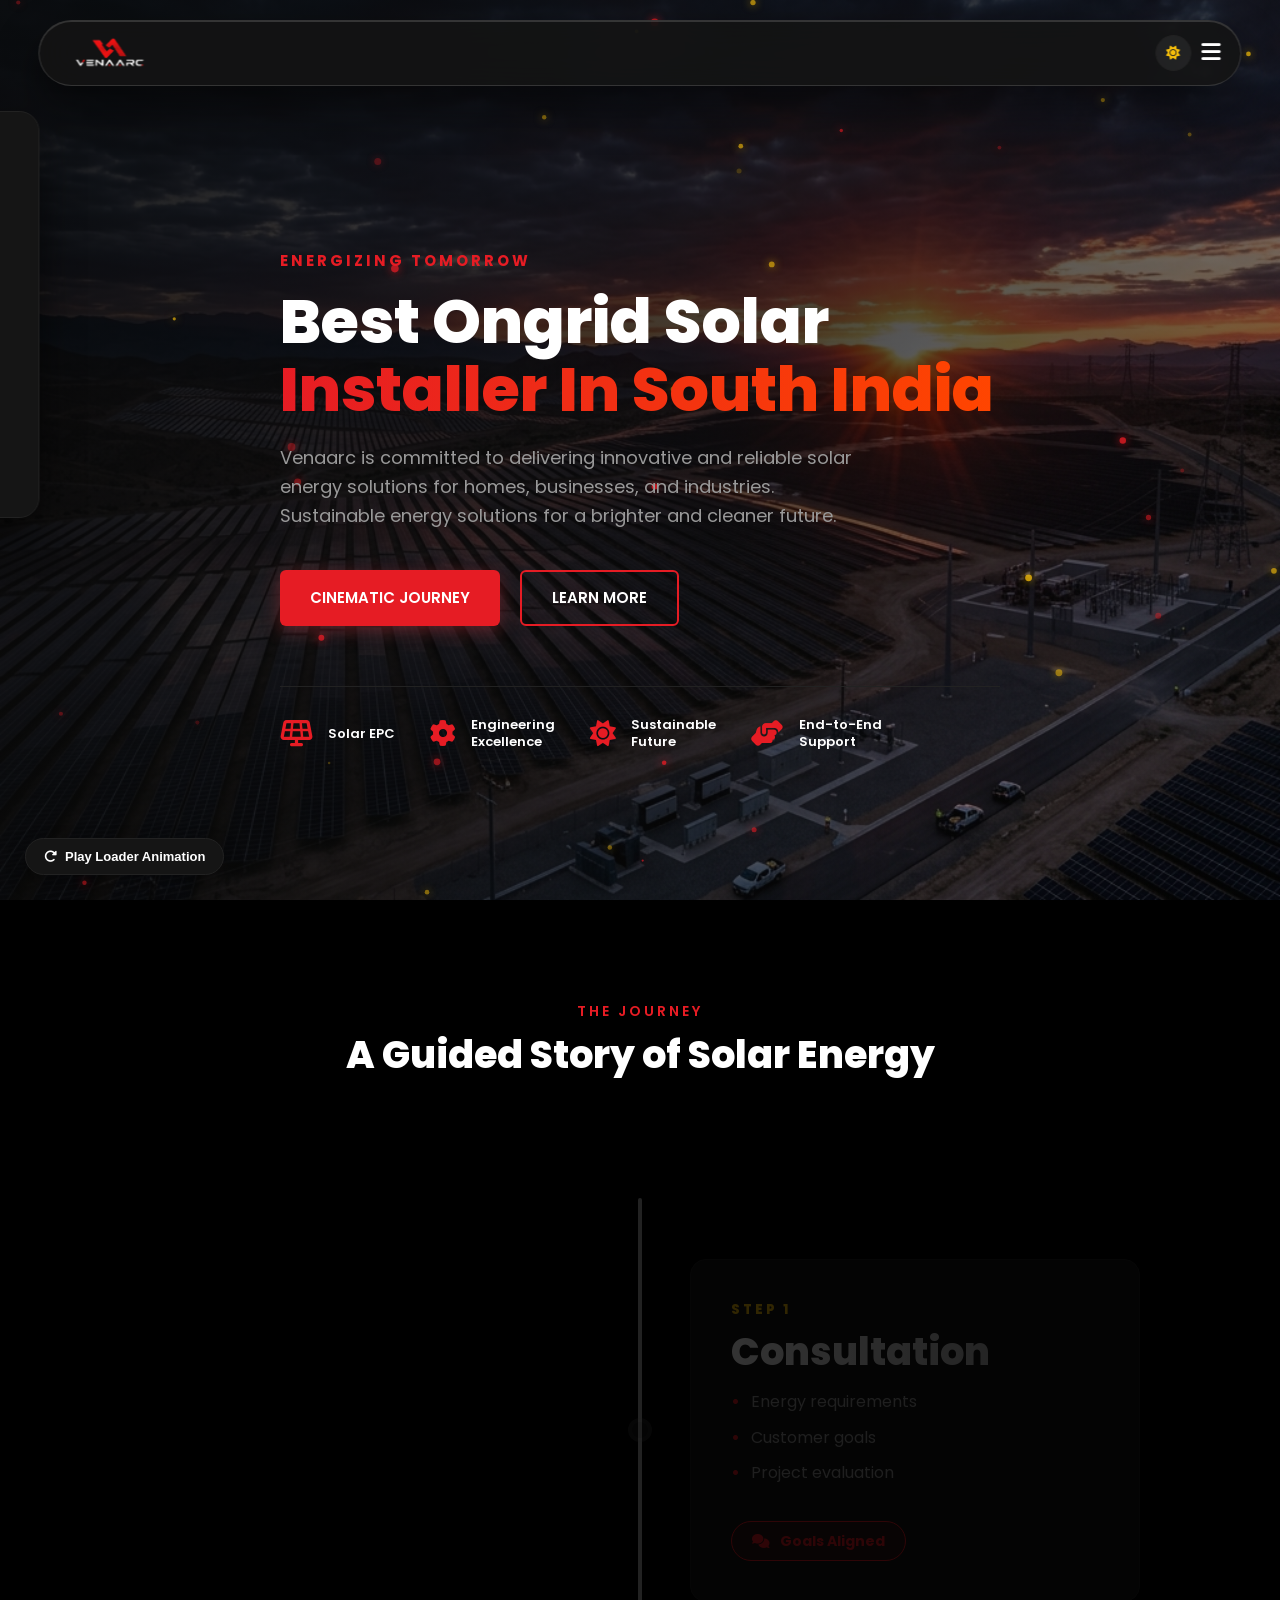
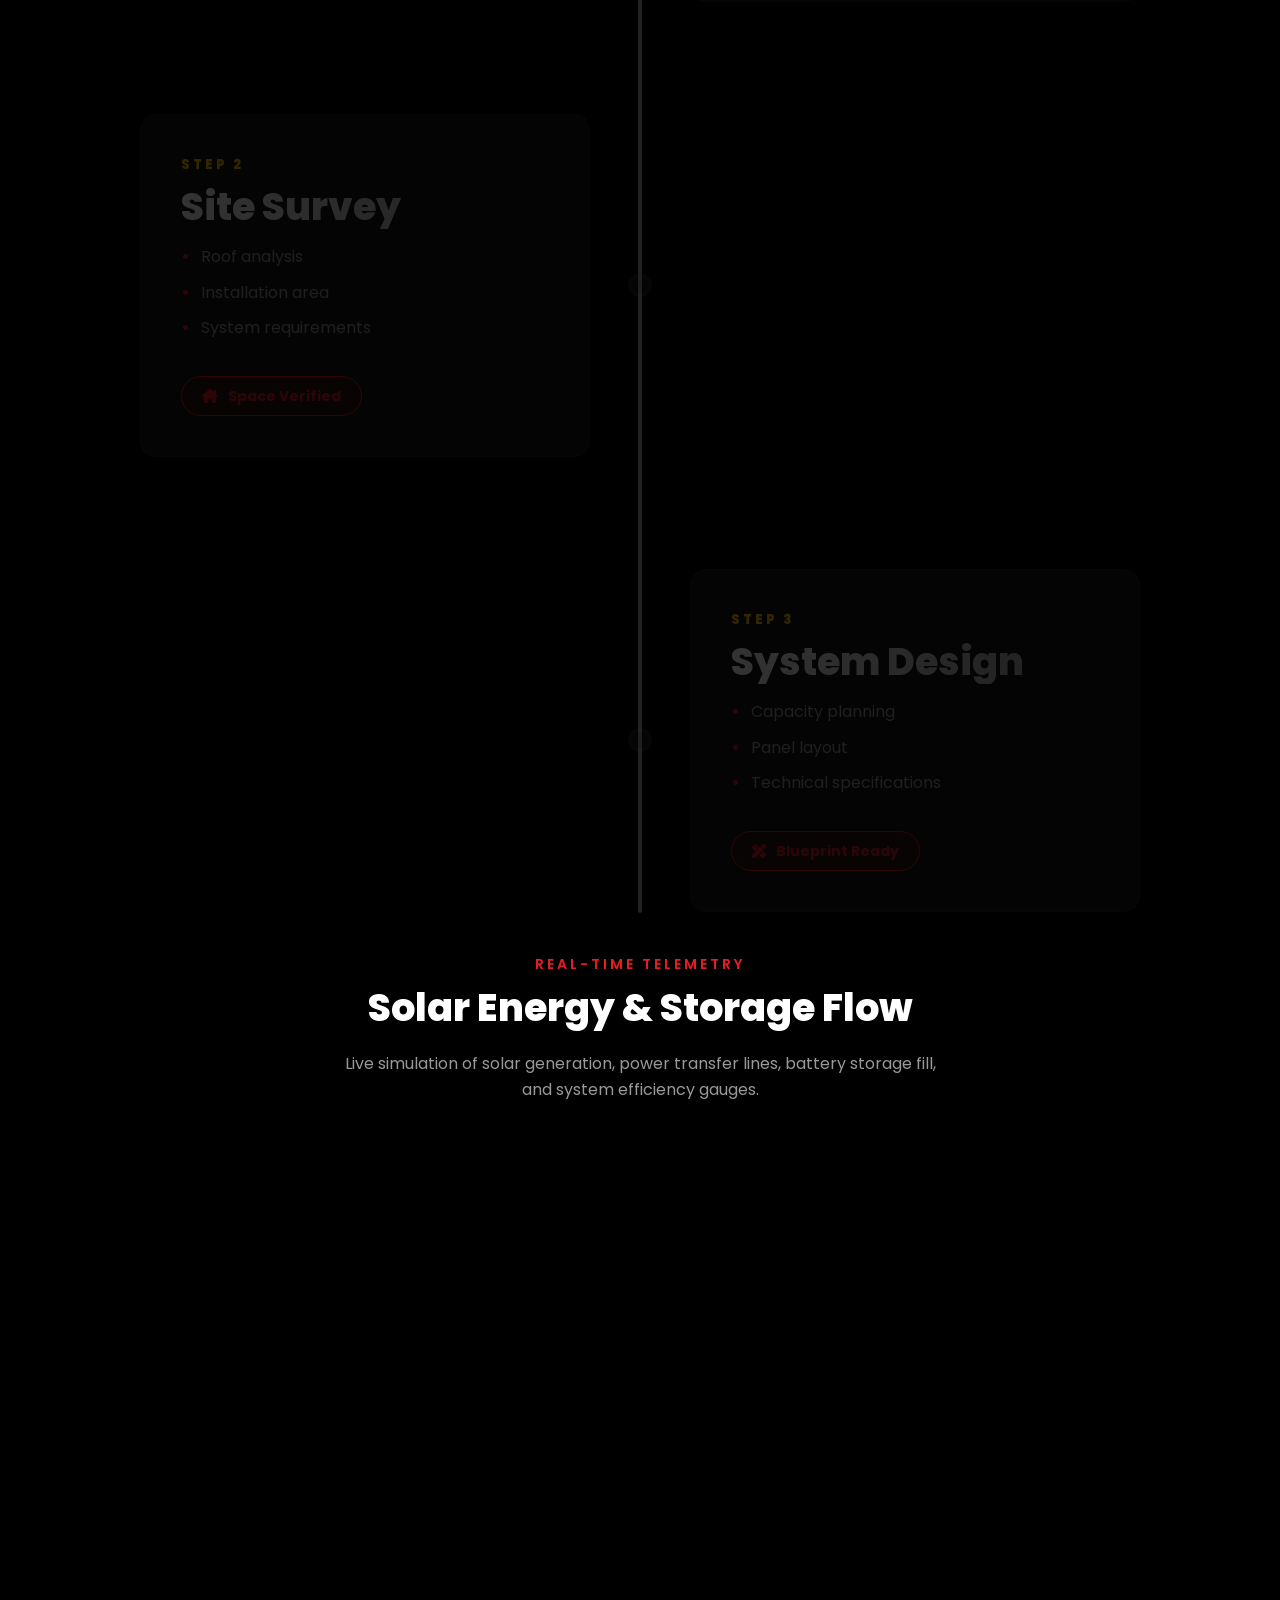
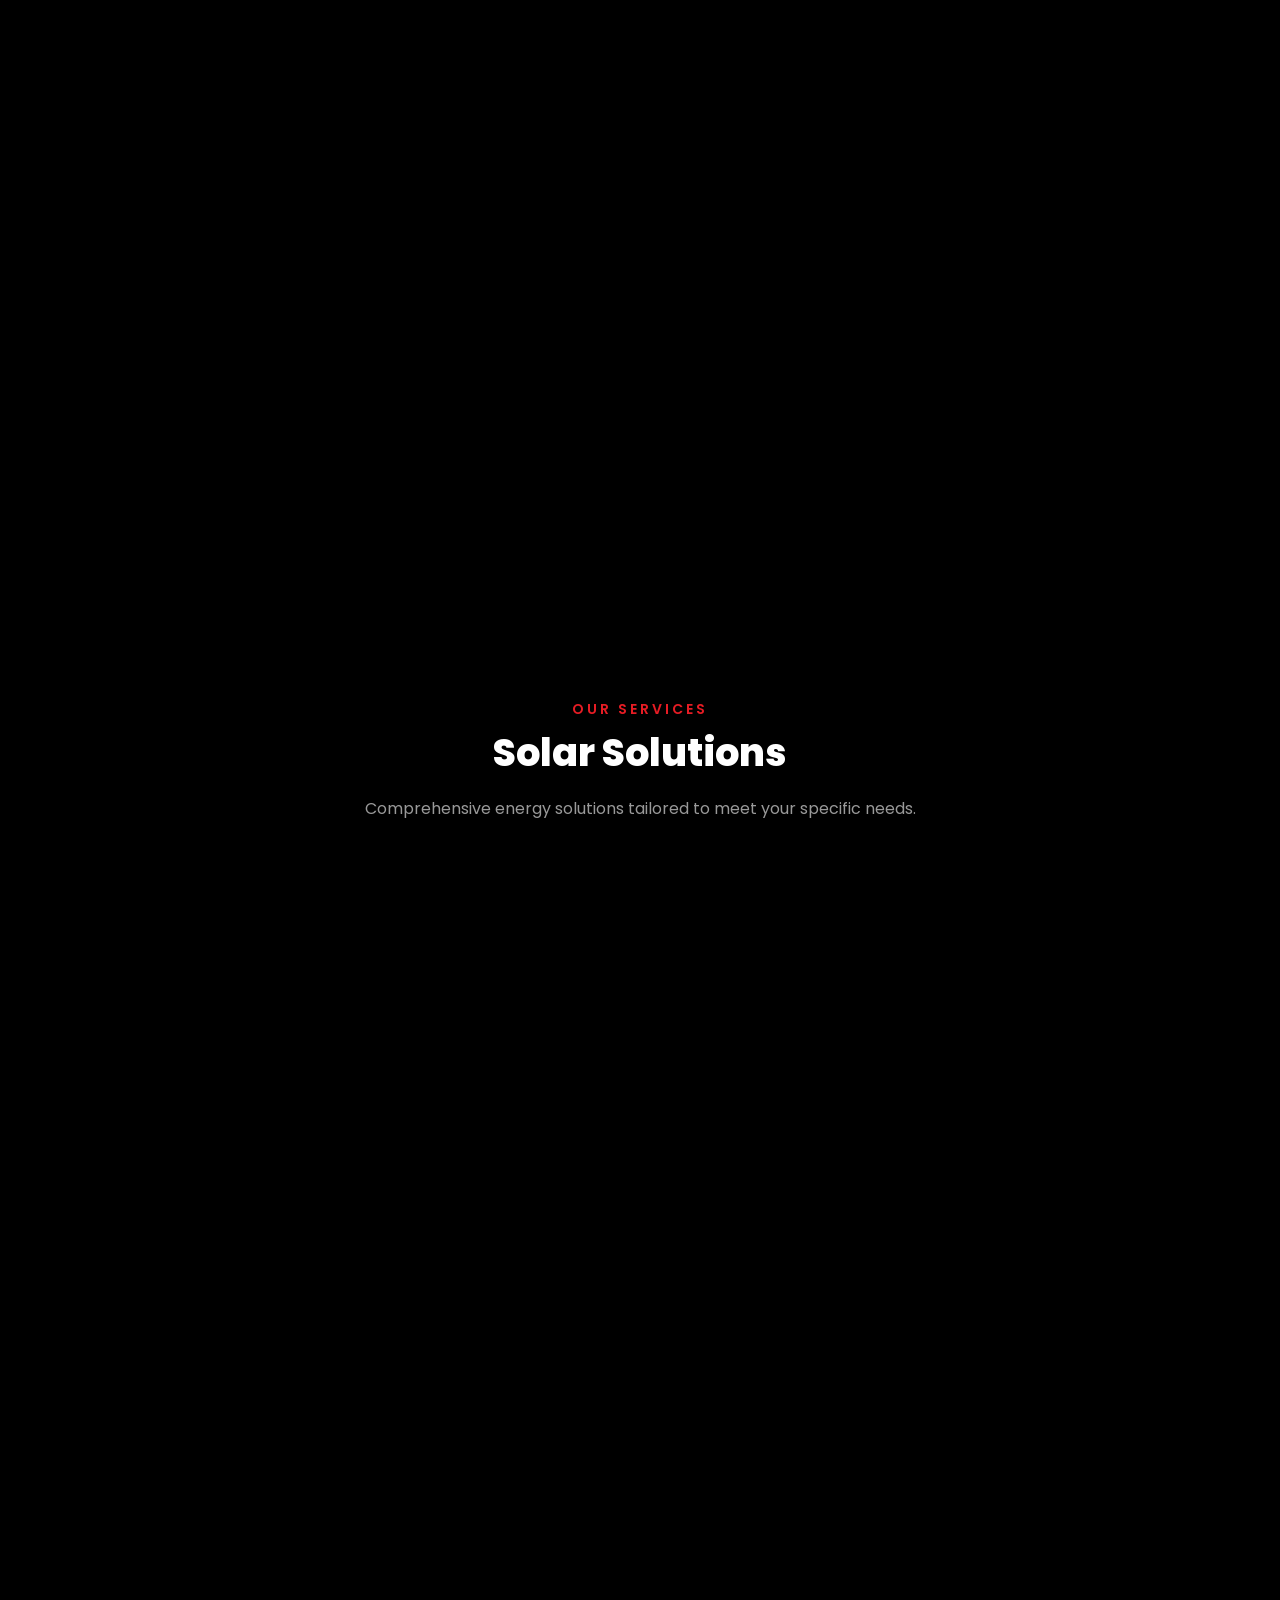
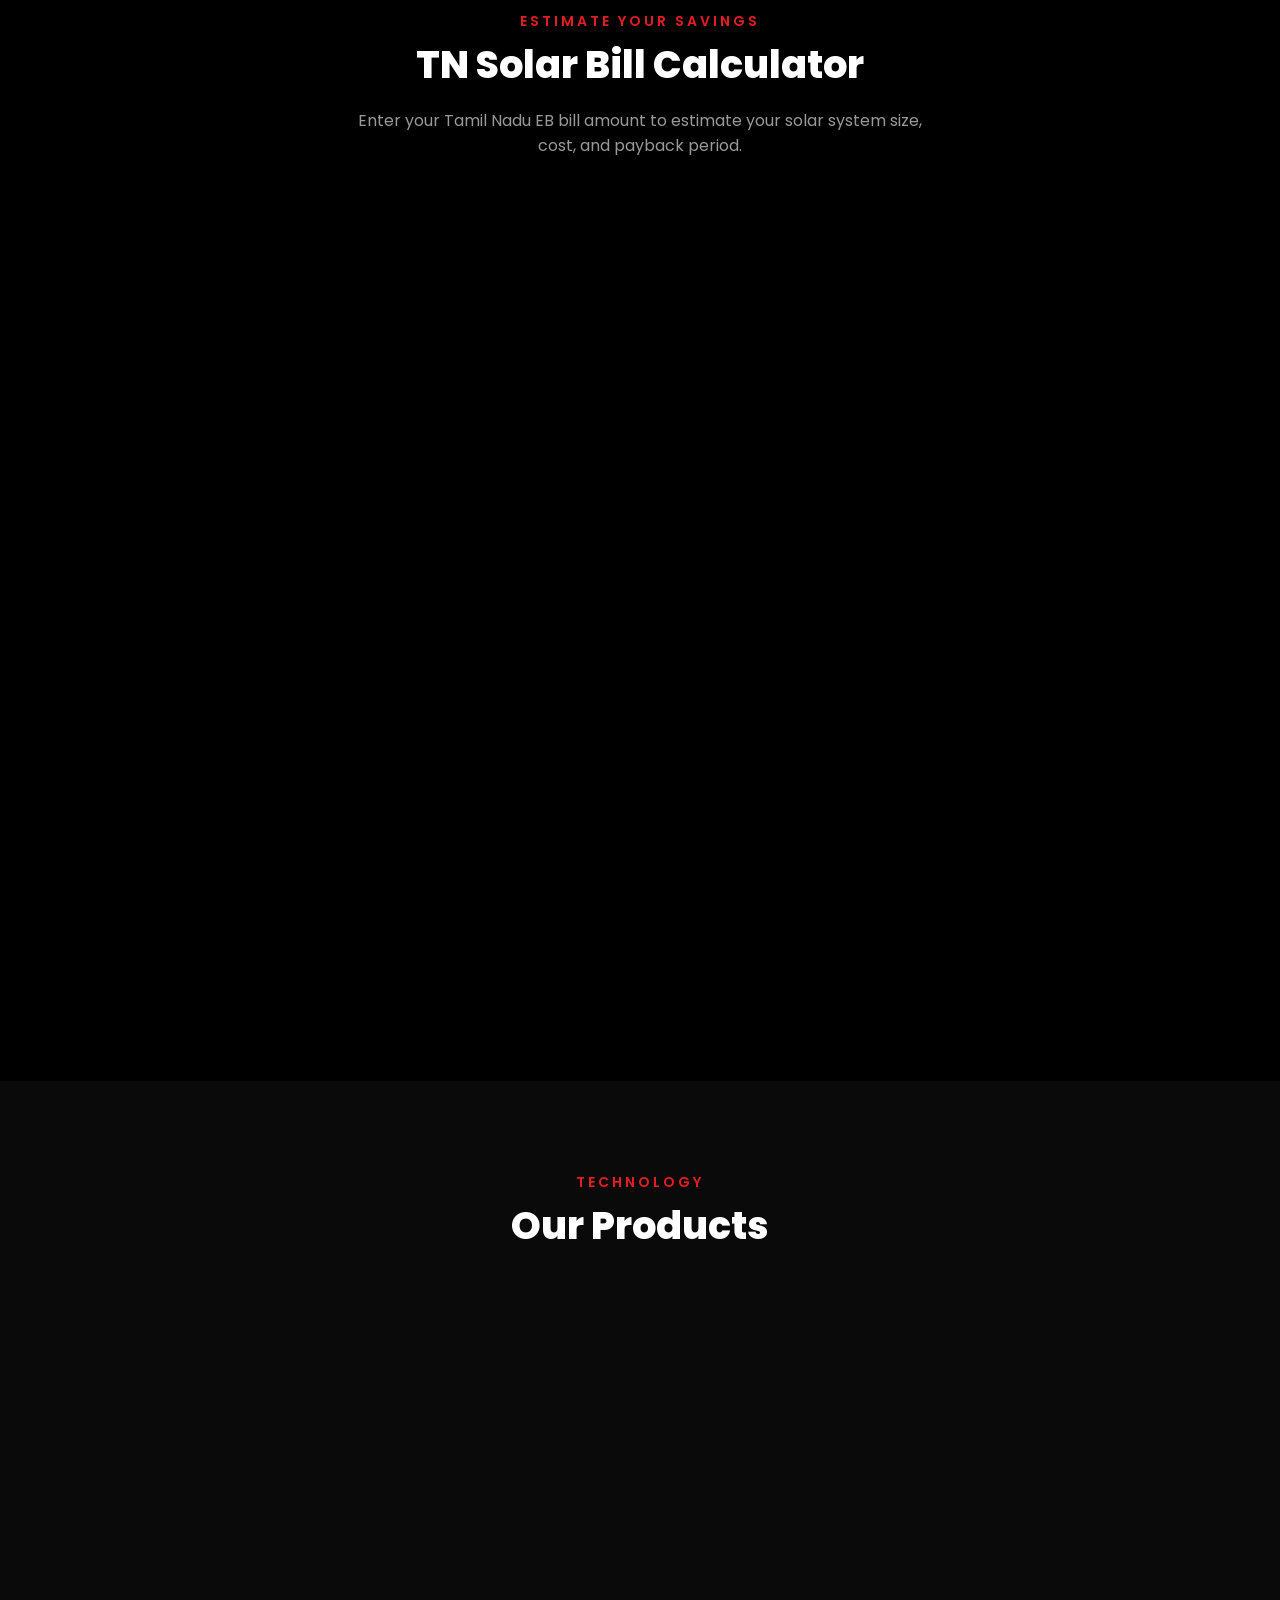
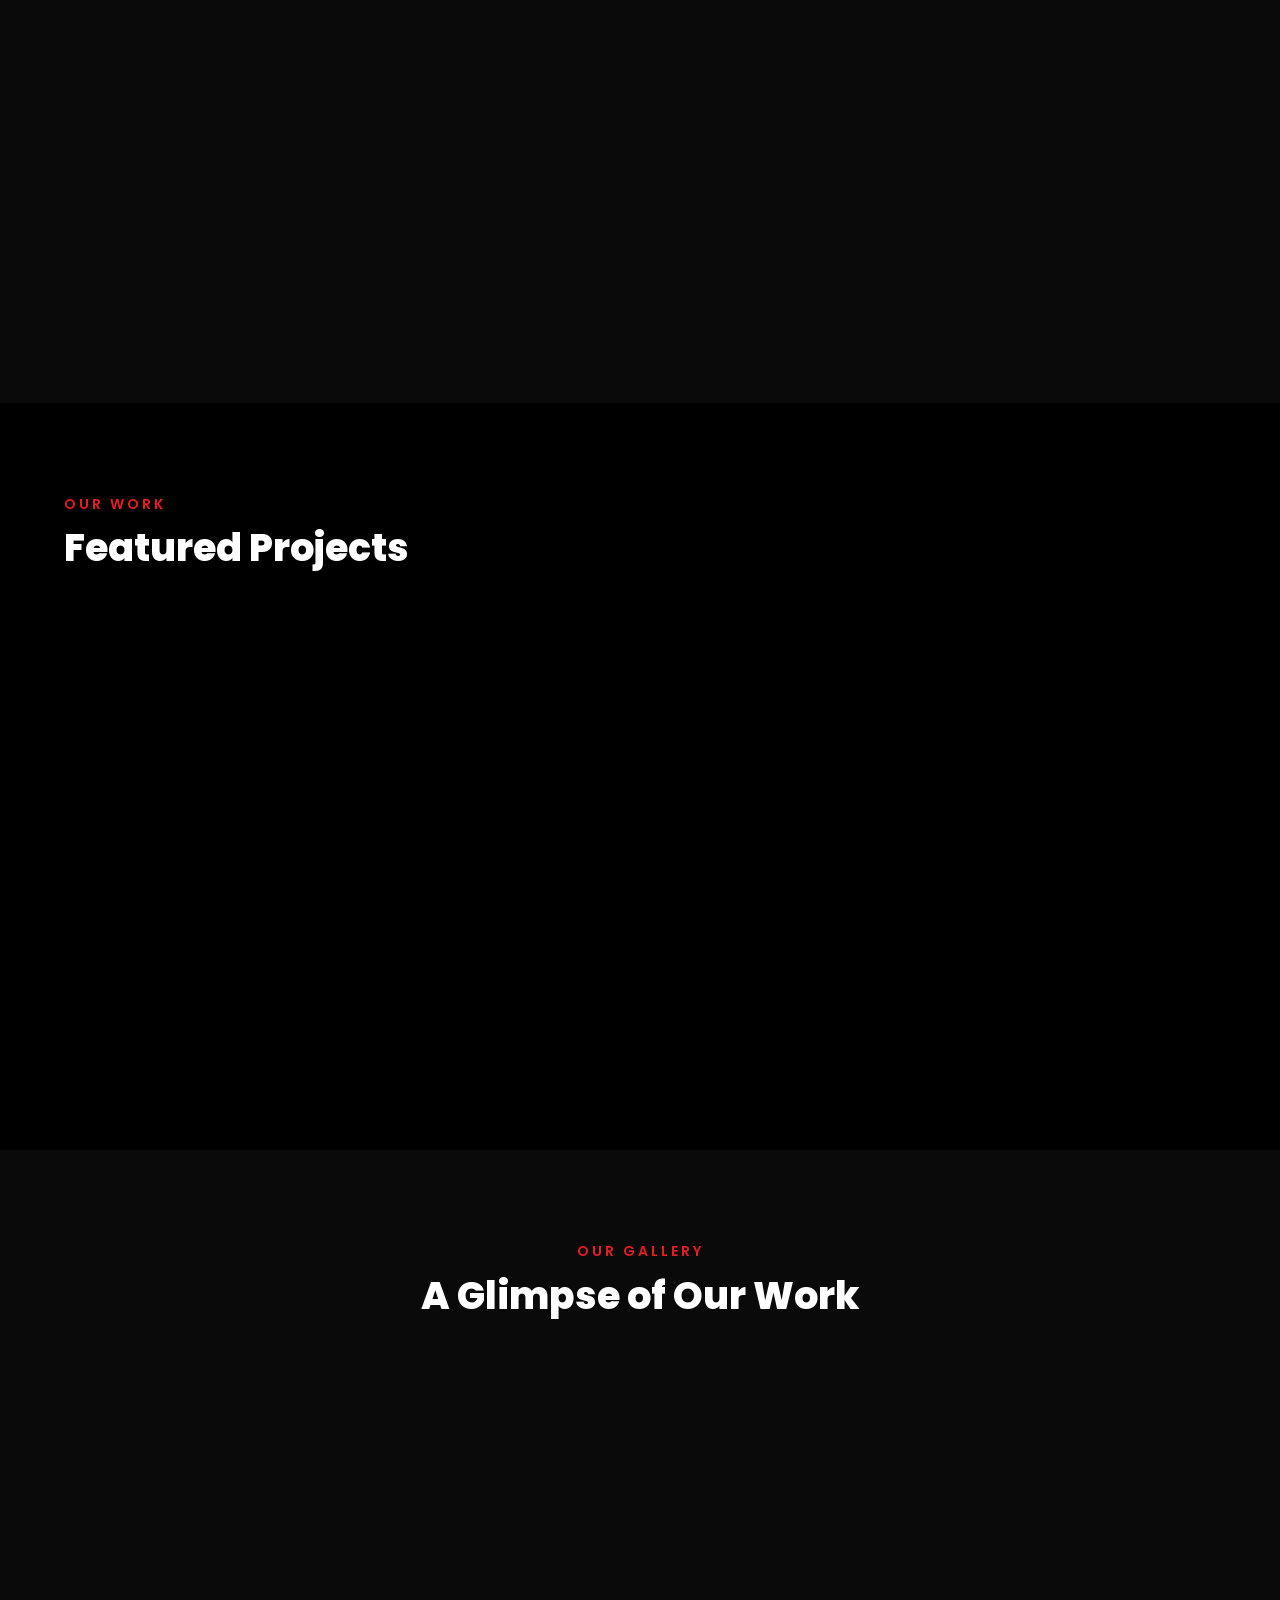
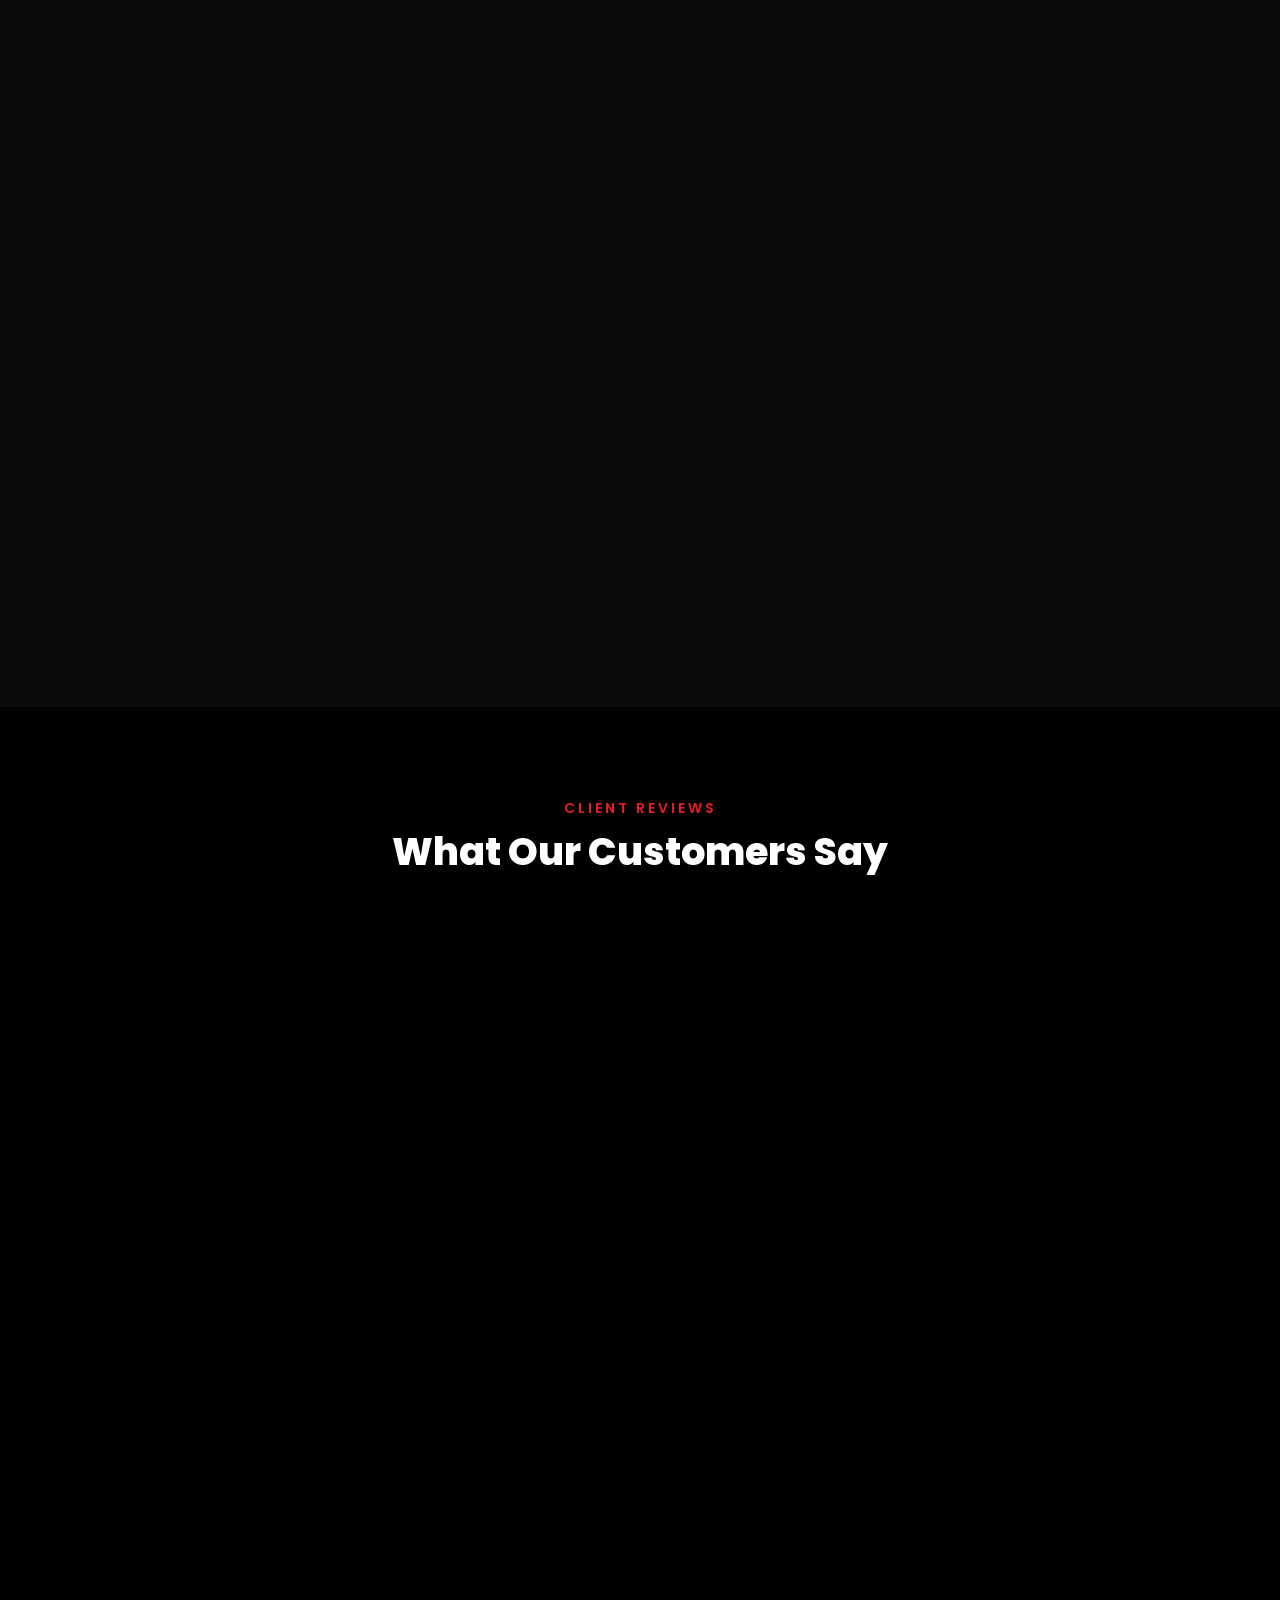
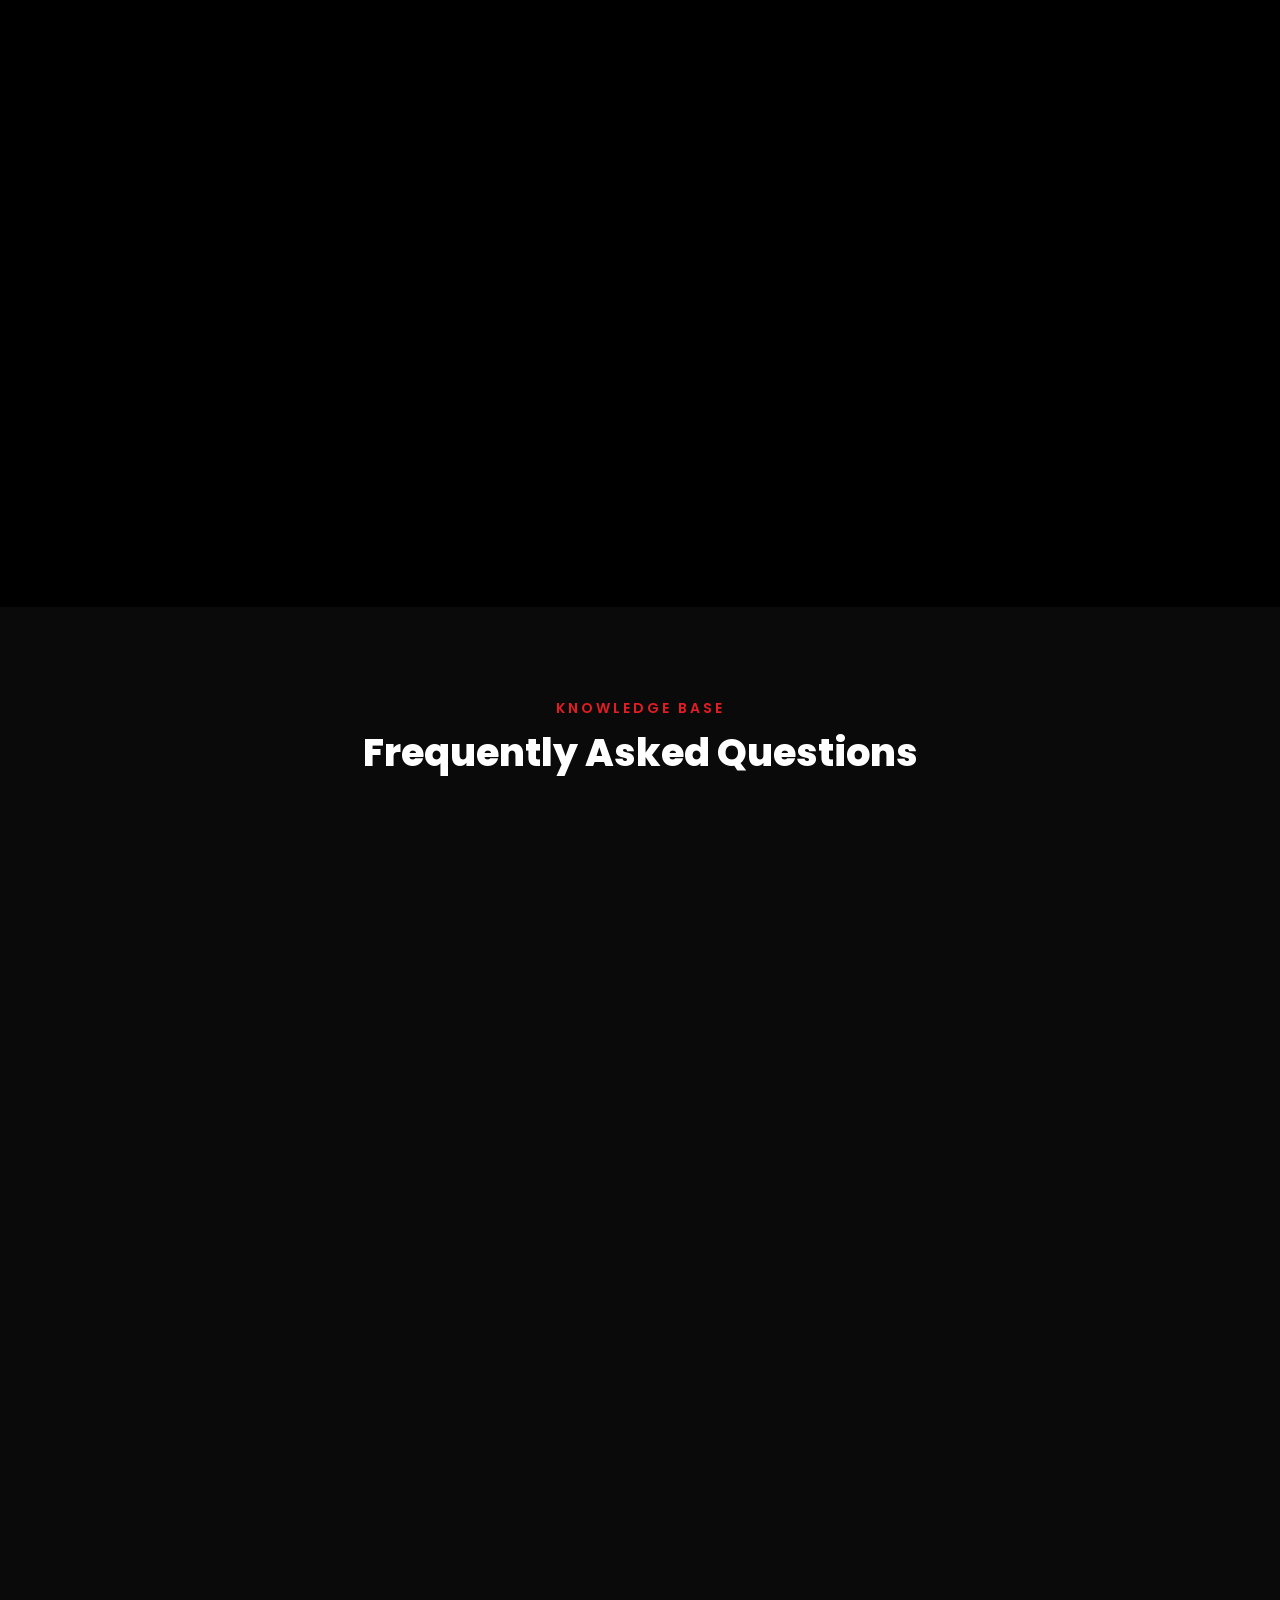
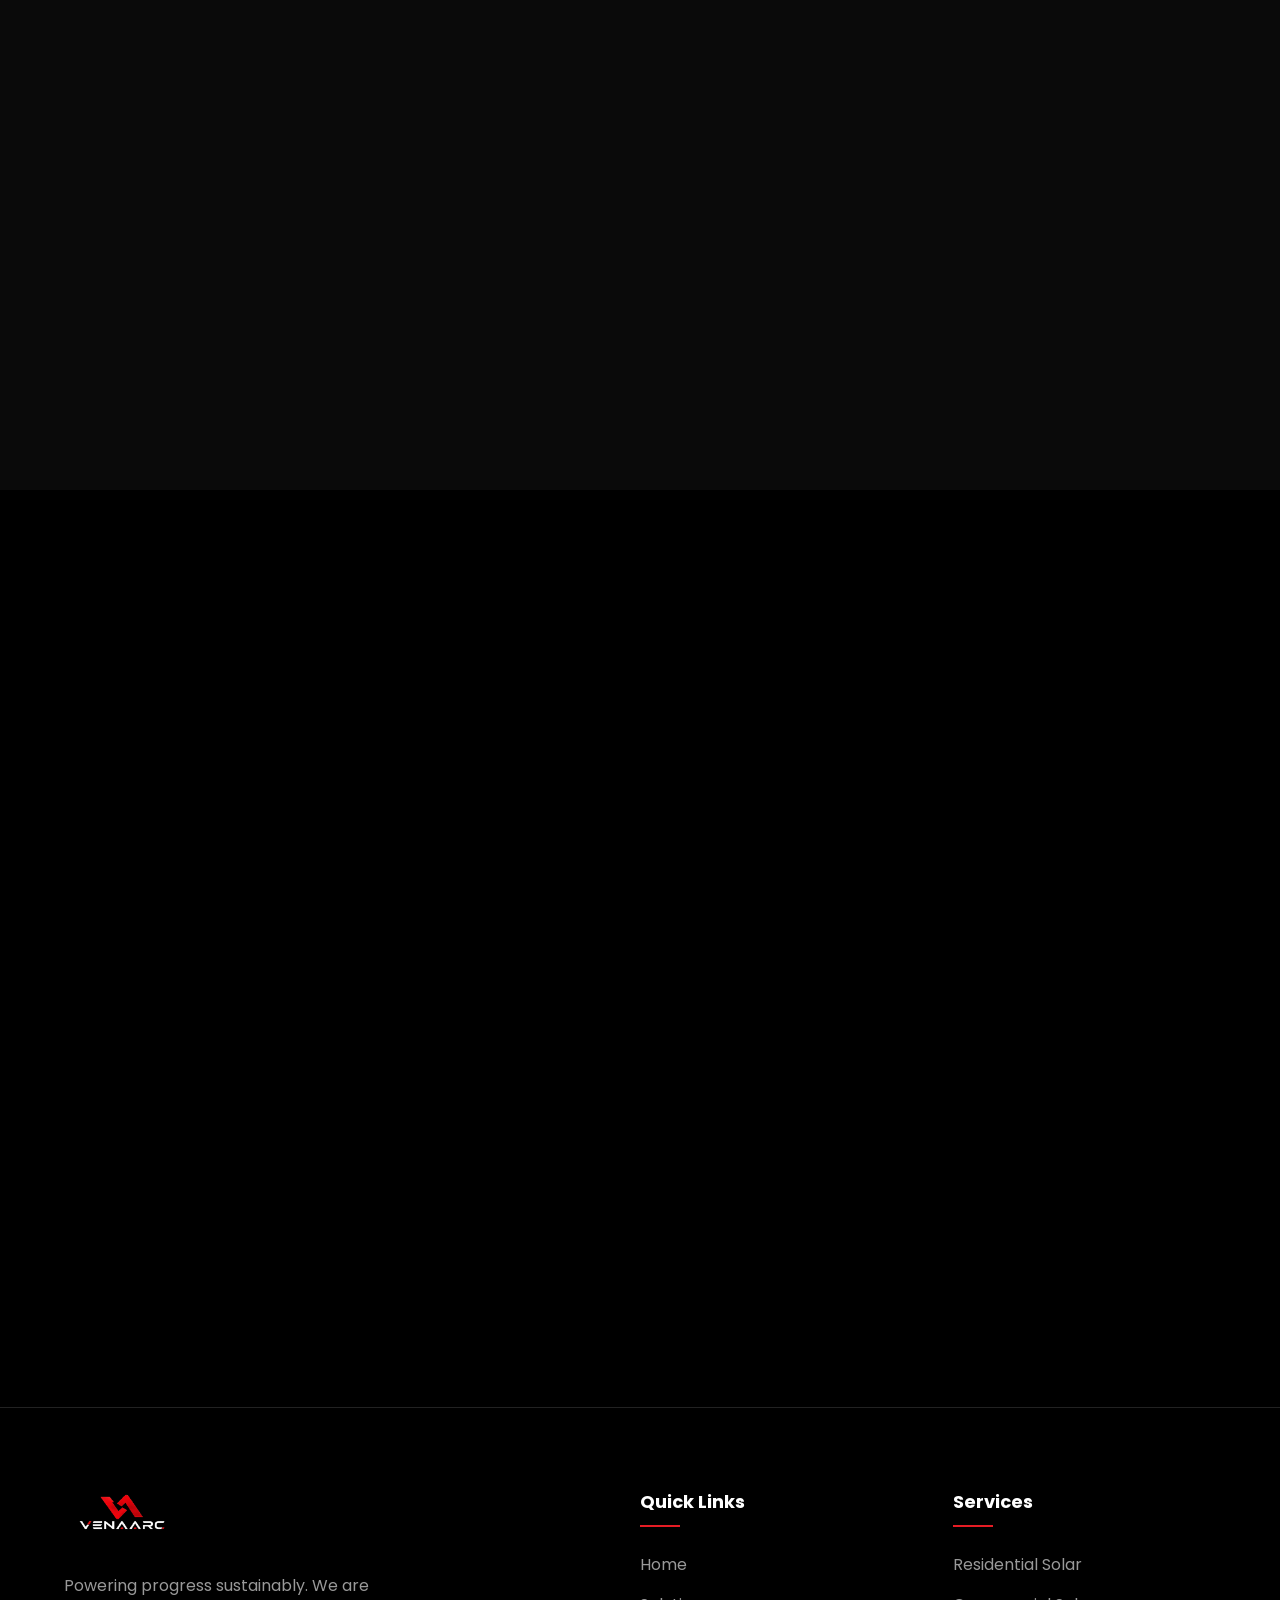
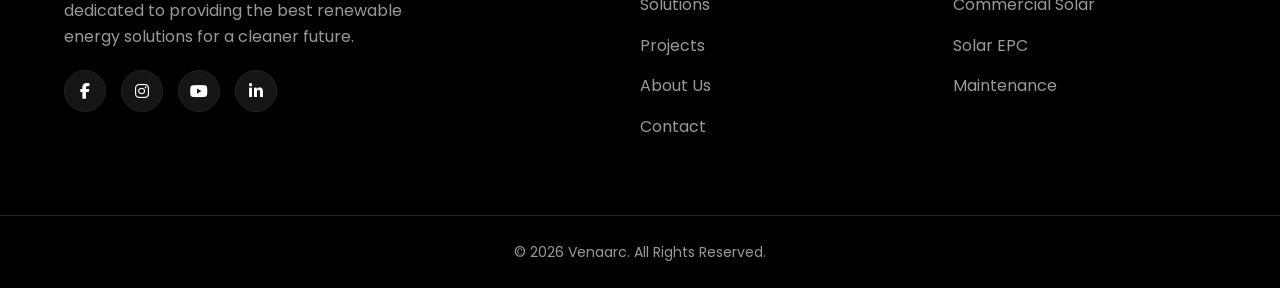
<file: index.html>
<!DOCTYPE html>
<html lang="en">

<head>
    <meta charset="UTF-8">
    <meta name="viewport" content="width=device-width, initial-scale=1.0">
    <title>Venaarc - Energizing Tomorrow | Sustainable Solar Solutions</title>
    <meta name="description"
        content="Venaarc is committed to delivering innovative and reliable solar energy solutions for homes, businesses, and industries. Powering progress sustainably.">
    <!-- Google Fonts -->
    <link rel="preconnect" href="https://fonts.googleapis.com">
    <link rel="preconnect" href="https://fonts.gstatic.com" crossorigin>
    <link href="https://fonts.googleapis.com/css2?family=Poppins:wght@300;400;500;600;700;800&display=swap"
        rel="stylesheet">
    <!-- Font Awesome -->
    <link rel="stylesheet" href="https://cdnjs.cloudflare.com/ajax/libs/font-awesome/6.4.0/css/all.min.css">
    <!-- Custom CSS -->
    <link rel="stylesheet" href="style.css?v=1006">

    

    <style>
        html.hide-loader #preloader { display: none !important; }
    </style>
    <script>
        if (localStorage.getItem('loaderShown') === 'true') {
            document.documentElement.classList.add('hide-loader');
        }
    </script>
</head>

<body>
    <div id="mini-loader"><div class="spinner"></div></div>

    <!-- Floating Particles Canvas -->
    <canvas id="particles-canvas"></canvas>

    <!-- 1. Solar Panel Loading Animation (Preloader Overlay) -->
    <div id="preloader">
        <svg class="solar-loader-svg" viewBox="0 0 200 200">
            <!-- Sun with rotating rays -->
            <g class="sun-rays-group">
                <circle cx="100" cy="60" r="22" fill="#F5BE0B" filter="drop-shadow(0 0 10px #F5BE0B)" />
                <!-- Sun rays -->
                <line x1="100" y1="25" x2="100" y2="15" stroke="#F5BE0B" stroke-width="4" stroke-linecap="round" />
                <line x1="100" y1="95" x2="100" y2="105" stroke="#F5BE0B" stroke-width="4" stroke-linecap="round" />
                <line x1="65" y1="60" x2="55" y2="60" stroke="#F5BE0B" stroke-width="4" stroke-linecap="round" />
                <line x1="135" y1="60" x2="145" y2="60" stroke="#F5BE0B" stroke-width="4" stroke-linecap="round" />
                <line x1="75" y1="35" x2="68" y2="28" stroke="#F5BE0B" stroke-width="4" stroke-linecap="round" />
                <line x1="125" y1="85" x2="132" y2="92" stroke="#F5BE0B" stroke-width="4" stroke-linecap="round" />
                <line x1="75" y1="85" x2="68" y2="92" stroke="#F5BE0B" stroke-width="4" stroke-linecap="round" />
                <line x1="125" y1="35" x2="132" y2="28" stroke="#F5BE0B" stroke-width="4" stroke-linecap="round" />
            </g>

            <!-- Light particles travelling from Sun to Solar Panel -->
            <path class="light-particle" d="M100 82 L100 135" stroke="#F5BE0B" stroke-width="3" fill="none" />
            <path class="light-particle" d="M80 75 L70 135" stroke="#E63946" stroke-width="2" fill="none" />
            <path class="light-particle" d="M120 75 L130 135" stroke="#FF6B00" stroke-width="2" fill="none" />

            <!-- Solar Panel Grid (Illuminating cells one by one) -->
            <g class="panel-grid-group">
                <polygon points="50,140 150,140 165,180 35,180" fill="#1C1121" stroke="#382542" stroke-width="2" />
                <polygon class="cell-1" points="53,142 83,142 80,158 48,158" />
                <polygon class="cell-2" points="86,142 114,142 114,158 83,158" />
                <polygon class="cell-3" points="117,142 147,142 152,158 117,158" />
                <polygon class="cell-4" points="46,161 80,161 77,178 38,178" />
                <polygon class="cell-5" points="83,161 114,161 114,178 80,178" />
                <polygon class="cell-6" points="117,161 154,161 162,178 117,178" />
            </g>
        </svg>
        <div class="loader-text">HARNESSING SOLAR ENERGY...</div>
        <div class="energy-progress-container">
            <div class="energy-progress-bar"></div>
        </div>
        <div class="loader-percentage" id="loader-perc">0%</div>
    </div>

    <!-- Floating Replay Preloader Button -->
    <button class="btn-replay-loader" id="btn-replay" title="Replay Solar Panel Loading Animation">
        <i class="fa-solid fa-rotate-right"></i> Play Loader Animation
    </button>


    

    <!-- PREMIUM FLOATING ROUNDED TRANSFORMING NAVBAR -->
    <header id="header" class="floating-navbar">
        <div class="nav-pill-wrapper">
            <a href="#" class="logo">
                <img src="images/logo.png" alt="Venaarc Logo" class="brand-logo">
            </a>
            <nav class="nav-menu">
                <ul>
                    <li><a href="index.html" class="nav-link active">Home</a></li>
                    <li><a href="residential.html" class="nav-link">Residential Solar</a></li>
                    <li><a href="commercial.html" class="nav-link">Commercial Solar</a></li>
                    <li><a href="projects.html" class="nav-link">Solar Projects</a></li>
                    <li><a href="products.html" class="nav-link">Products</a></li>
                    <li><a href="services.html" class="nav-link">Services</a></li>
                    <li><a href="about.html" class="nav-link">About Us</a></li>
                    <li><a href="contact.html" class="nav-link">Contact Us</a></li>
                </ul>
            </nav>
            <div class="nav-right-actions">
                <button class="theme-toggle-btn" id="theme-toggle" title="Toggle Day/Night Mode">
                    <i class="fa-solid fa-sun"></i>
                </button>
                <button class="mobile-toggle"><i class="fa-solid fa-bars"></i></button>
            </div>
        </div>
    </header>

    <!-- Hero Section -->
    <section id="home" class="hero">
        <div class="hero-overlay"></div>

        <div class="container hero-content">
            <h2 class="subtitle">ENERGIZING TOMORROW</h2>
            <h1 class="title">Best Ongrid Solar<br><span>Installer In South India</span></h1>
            <p class="description">Venaarc is committed to delivering innovative and reliable solar energy solutions for
                homes, businesses, and industries. Sustainable energy solutions for a brighter and cleaner future.</p>
            <div class="hero-btns">
                <a href="#timeline" class="btn btn-primary">CINEMATIC JOURNEY</a>
                <a href="#about" class="btn btn-outline">LEARN MORE</a>
            </div>

            <div class="hero-features">
                <div class="feature">
                    <i class="fa-solid fa-solar-panel"></i>
                    <span>Solar EPC</span>
                </div>
                <div class="feature">
                    <i class="fa-solid fa-gear"></i>
                    <span>Engineering<br>Excellence</span>
                </div>
                <div class="feature">
                    <i class="fa-solid fa-sun"></i>
                    <span>Sustainable<br>Future</span>
                </div>
                <div class="feature">
                    <i class="fa-solid fa-handshake-angle"></i>
                    <span>End-to-End<br>Support</span>
                </div>
            </div>
        </div>
    </section>

    <!-- INTERACTIVE SOLAR TIMELINE SECTION -->
    <section id="timeline" class="interactive-timeline">
        <div class="container">
            <div class="section-header text-center">
                <h4 class="section-subtitle">THE JOURNEY</h4>
                <h2 class="section-title">A Guided Story of Solar Energy</h2>
            </div>
            
            <div class="timeline-wrapper">
                <div class="timeline-progress-line">
                    <div class="timeline-progress-fill" id="timeline-progress-fill"></div>
                </div>
                
                <!-- Step 1 -->
                <div class="timeline-step" data-index="0">
                    <div class="timeline-content">
                        <div class="scene-step-num">STEP 1</div>
                        <h2 class="scene-title">Consultation</h2>
                        <ul class="scene-description-list">
                            <li>Energy requirements</li>
                            <li>Customer goals</li>
                            <li>Project evaluation</li>
                        </ul>
                        <div class="scene-stat-badge">
                            <i class="fa-solid fa-comments"></i> Goals Aligned
                        </div>
                    </div>
                    <div class="timeline-center-node">
                        <div class="milestone-node"></div>
                    </div>
                    <div class="timeline-empty"></div>
                </div>

                <!-- Step 2 -->
                <div class="timeline-step" data-index="1">
                    <div class="timeline-content">
                        <div class="scene-step-num">STEP 2</div>
                        <h2 class="scene-title">Site Survey</h2>
                        <ul class="scene-description-list">
                            <li>Roof analysis</li>
                            <li>Installation area</li>
                            <li>System requirements</li>
                        </ul>
                        <div class="scene-stat-badge">
                            <i class="fa-solid fa-house-chimney"></i> Space Verified
                        </div>
                    </div>
                    <div class="timeline-center-node">
                        <div class="milestone-node"></div>
                    </div>
                    <div class="timeline-empty"></div>
                </div>

                <!-- Step 3 -->
                <div class="timeline-step" data-index="2">
                    <div class="timeline-content">
                        <div class="scene-step-num">STEP 3</div>
                        <h2 class="scene-title">System Design</h2>
                        <ul class="scene-description-list">
                            <li>Capacity planning</li>
                            <li>Panel layout</li>
                            <li>Technical specifications</li>
                        </ul>
                        <div class="scene-stat-badge">
                            <i class="fa-solid fa-pen-ruler"></i> Blueprint Ready
                        </div>
                    </div>
                    <div class="timeline-center-node">
                        <div class="milestone-node"></div>
                    </div>
                    <div class="timeline-empty"></div>
                </div>
            </div>

            <div class="section-header text-center">
                <h4 class="section-subtitle">REAL-TIME TELEMETRY</h4>
                <h2 class="section-title">Solar Energy & Storage Flow</h2>
                <p>Live simulation of solar generation, power transfer lines, battery storage fill, and system
                    efficiency gauges.</p>
            </div>

            <div class="battery-dashboard-section scroll-animate">
                <div class="dashboard-title">
                    <div>
                        <h3><i class="fa-solid fa-solar-panel text-primary"></i> Live Solar Generation Status</h3>
                        <p style="font-size:13px; color:var(--text-muted);">Inverter LED Status: <span
                                class="inverter-status-dot"></span> ACTIVE (38.4 kW Output)</p>
                    </div>
                    <span class="badge"
                        style="background:rgba(245,190,11,0.15); color:var(--solar-yellow); padding:6px 14px; border-radius:20px; font-weight:600; font-size:13px;">
                        <i class="fa-solid fa-bolt"></i> Grid Feed: Normal
                    </span>
                </div>

                <div class="battery-charging-flow">
                    <!-- Flow Node 1: Solar Panels -->
                    <div class="flow-node solar-panel-card">
                        <i class="fa-solid fa-sun-plant-wilt"></i>
                        <h4>Solar Array</h4>
                        <span>Harvesting Energy</span>
                        <div style="margin-top:10px; font-weight:700; color:var(--solar-yellow);">+4.8 kW</div>
                    </div>

                    <!-- Flow Node 2: Animated Flow Connector to Battery -->
                    <div class="energy-connector-container">
                        <span style="font-size:12px; font-weight:600; color:var(--primary-red);">ENERGY TRANSFER</span>
                        <svg class="flow-line-svg" viewBox="0 0 200 40">
                            <path d="M 10 20 Q 100 0 190 20" stroke="var(--border-color)" stroke-width="4"
                                fill="none" />
                            <path class="animated-spark" d="M 10 20 Q 100 0 190 20" stroke="var(--primary-red)"
                                stroke-width="4" fill="none" />
                        </svg>

                        <!-- Battery Charging Box Animation -->
                        <div class="battery-charging-box">
                            <div class="battery-charging-fill"></div>
                        </div>
                        <div class="battery-percentage-text" id="live-battery-perc">85%</div>
                        <span style="font-size:13px; color:var(--text-muted);">Battery Storage Level</span>
                    </div>

                    <!-- Flow Node 3: Solar Efficiency Gauge -->
                    <div class="flow-node efficiency-gauge-container">
                        <svg class="gauge-circle-svg" viewBox="0 0 100 100">
                            <circle class="gauge-bg" cx="50" cy="50" r="45" stroke-width="8" fill="none" />
                            <circle class="gauge-fill" cx="50" cy="50" r="45" stroke-width="8" fill="none"
                                transform="rotate(-90 50 50)" />
                            <text x="50" y="55" font-weight="800" font-size="20" fill="var(--text-light)"
                                text-anchor="middle">96%</text>
                        </svg>
                        <h4 style="margin-top:10px;">System Efficiency</h4>
                        <span>Peak Inverter Performance</span>
                    </div>
                </div>
            </div>
        
        </div>
    </section>

    <!-- Statistics Section -->
    <section class="statistics-section">
        <div class="container">
            <div class="stats-card scroll-animate" id="stats-container">
                <div class="stats-grid">
                    <div class="stat-item">
                        <div class="stat-value-wrapper">
                            <h3 class="counter" data-target="150">0</h3>
                            <span class="plus">+</span>
                        </div>
                        <p class="stat-label">Projects Completed</p>
                    </div>
                    <div class="stat-item">
                        <div class="stat-value-wrapper">
                            <h3 class="counter" data-target="50">0</h3>
                            <span class="plus">+</span>
                        </div>
                        <p class="stat-label">MW Installed</p>
                    </div>
                    <div class="stat-item">
                        <div class="stat-value-wrapper">
                            <h3 class="counter" data-target="100">0</h3>
                            <span class="plus">+</span>
                        </div>
                        <p class="stat-label">Happy Clients</p>
                    </div>
                    <div class="stat-item">
                        <div class="stat-value-wrapper">
                            <h3 class="counter" data-target="5">0</h3>
                            <span class="plus">+</span>
                        </div>
                        <p class="stat-label">Years of Excellence</p>
                    </div>
                </div>
            </div>
        </div>
    </section><!-- Solutions Section -->
    <section id="solutions" class="solutions section-padding bg-darker">
        <div class="container">
            <div class="section-header text-center">
                <h4 class="section-subtitle">OUR SERVICES</h4>
                <h2 class="section-title">Solar Solutions</h2>
                <p>Comprehensive energy solutions tailored to meet your specific needs.</p>
            </div>
            <div class="solutions-grid">
                <div class="solution-card scroll-animate">
                    <i class="fa-solid fa-house-chimney"></i>
                    <h3>Residential Solar</h3>
                    <p>Reduce your electricity bills and carbon footprint with our custom home solar systems.</p>
                </div>
                <div class="solution-card scroll-animate">
                    <i class="fa-solid fa-building"></i>
                    <h3>Commercial Solar</h3>
                    <p>Empower your business with sustainable energy. Maximize ROI and corporate responsibility.</p>
                </div>
                <div class="solution-card scroll-animate">
                    <i class="fa-solid fa-industry"></i>
                    <h3>Industrial Solar</h3>
                    <p>Large-scale solar deployments designed for heavy energy consumption and efficiency.</p>
                </div>
                <div class="solution-card scroll-animate">
                    <i class="fa-solid fa-network-wired"></i>
                    <h3>Solar EPC</h3>
                    <p>End-to-end Engineering, Procurement, and Construction for utility-scale projects.</p>
                </div>
                <div class="solution-card scroll-animate">
                    <i class="fa-solid fa-tools"></i>
                    <h3>Maintenance & AMC</h3>
                    <p>Regular maintenance and Annual Maintenance Contracts to keep your system at peak performance.</p>
                </div>
                <div class="solution-card scroll-animate">
                    <i class="fa-solid fa-plug-circle-bolt"></i>
                    <h3>Other Services</h3>
                    <p>Energy audits, net metering assistance, and smart grid integrations.</p>
                </div>
            </div>
        </div>
    </section>


    <!-- Solar Savings Calculator -->
    <section id="calculator" class="calculator section-padding bg-darker">
        <div class="container">
            <div class="section-header text-center">
                <h4 class="section-subtitle">ESTIMATE YOUR SAVINGS</h4>
                <h2 class="section-title">TN Solar Bill Calculator</h2>
                <p>Enter your Tamil Nadu EB bill amount to estimate your solar system size, cost, and payback period.</p>
            </div>
            
            <div class="solar-calculator-grid">
                <!-- Left: Calculator Component -->
                <div class="calc-wrap scroll-animate slide-left">
                    <p class="calc-title">Solar Savings Calculator</p>
                    <p class="calc-sub">Optimize your energy costs with Venaarc.</p>

                    <div class="field-row">
                        <span class="field-label">Bill amount</span>
                        <span class="rupee-symbol">₹</span>
                        <input type="number" id="billAmt" class="calc-input" value="3000" min="0" step="1">
                    </div>

                    <div class="field-row">
                        <span class="field-label">Billing cycle</span>
                        <select id="cycle" class="calc-select">
                            <option value="1">Monthly bill</option>
                            <option value="2" selected>2-month bill (TNEB standard)</option>
                        </select>
                    </div>

                    <div class="units-box">
                        <p class="units-box-label">Estimated consumption</p>
                        <div class="units-value-row">
                            <span class="units-value" id="unitsOut">0</span>
                            <span class="units-unit">units / cycle</span>
                            <span class="units-monthly" id="unitsMonthly">(0 / month)</span>
                        </div>
                    </div>

                    <div class="stat-grid">
                        <div class="stat-card">
                            <p class="stat-card-label">Recommended system</p>
                            <p class="stat-card-value" id="kwOut">0 kW</p>
                        </div>
                        <div class="stat-card">
                            <p class="stat-card-label">Yearly savings</p>
                            <p class="stat-card-value" id="saveOut">₹0</p>
                        </div>
                    </div>

                    <div class="detail-box">
                        <div class="detail-row">
                            <span class="detail-label">System cost</span>
                            <span class="detail-value" id="costOut">₹0</span>
                        </div>
                        <div class="detail-row">
                            <span class="detail-label">PM Surya Ghar subsidy</span>
                            <span class="detail-value positive" id="subOut">-₹0</span>
                        </div>
                        <div class="detail-row total">
                            <span class="detail-label">Your net cost</span>
                            <span class="detail-value accent" id="netOut">₹0</span>
                        </div>
                        <div class="detail-row">
                            <span class="detail-label">Payback period</span>
                            <span class="detail-value" id="paybackOut">0 yrs</span>
                        </div>
                    </div>

                    <p class="foot-note">System sizing is approximate based on Tamil Nadu residential tariff slabs. For an exact quote, fill out the form.</p>
                </div>

                <!-- Right: Lead Capture Form -->
                <div class="calc-wrap scroll-animate slide-right">
                    <p class="calc-title">Get a Precise Quote</p>
                    <p class="calc-sub">Share your details and our experts will contact you with a customized proposal.</p>
                    
                    <form class="calc-quote-form" onsubmit="event.preventDefault(); alert('Request submitted successfully!');">
                        <div class="form-group">
                            <input type="text" placeholder="Full Name" required>
                        </div>
                        <div class="form-group">
                            <input type="email" placeholder="Email Address" required>
                        </div>
                        <div class="form-group">
                            <input type="tel" placeholder="Phone Number / WhatsApp" required>
                        </div>
                        <div class="form-group">
                            <select id="property-type" class="calc-select" required>
                                <option value="" disabled selected>Property Type</option>
                                <option value="residential">Residential Home</option>
                                <option value="commercial">Commercial Building</option>
                                <option value="industrial">Industrial Shed</option>
                            </select>
                        </div>
                        <div class="form-group">
                            <textarea rows="3" placeholder="Additional Notes (e.g. Roof type, shaded areas)"></textarea>
                        </div>
                        <button type="submit" class="btn btn-primary btn-block">Request Free Consultation</button>
                    </form>
                </div>
            </div>
        </div>
    </section>

    <!-- Products Section -->
    <section id="products" class="products section-padding">
        <div class="container">
            <div class="section-header text-center">
                <h4 class="section-subtitle">TECHNOLOGY</h4>
                <h2 class="section-title">Our Products</h2>
            </div>
            <div class="products-grid">
                <div class="product-card scroll-animate">
                    <div class="product-icon"><i class="fa-solid fa-solar-panel"></i></div>
                    <h3>Solar Panels</h3>
                    <p>High-efficiency monocrystalline and polycrystalline panels from top global brands.</p>
                </div>
                <div class="product-card scroll-animate">
                    <div class="product-icon"><i class="fa-solid fa-charging-station"></i></div>
                    <h3>Inverters</h3>
                    <p>Smart, grid-tied, off-grid, and hybrid inverters for optimal energy conversion.</p>
                </div>
                <div class="product-card scroll-animate">
                    <div class="product-icon"><i class="fa-solid fa-car-battery"></i></div>
                    <h3>Batteries</h3>
                    <p>Long-lasting lithium-ion and tubular batteries for reliable energy storage.</p>
                </div>
                <div class="product-card scroll-animate">
                    <div class="product-icon"><i class="fa-solid fa-layer-group"></i></div>
                    <h3>Mounting Structures</h3>
                    <p>Durable, corrosion-resistant structures for all roof types and ground mounts.</p>
                </div>
            </div>
        </div>
    </section>

    <!-- Projects Section -->
    <section id="projects" class="projects section-padding bg-darker">
        <div class="container">
            <div class="section-header">
                <h4 class="section-subtitle">OUR WORK</h4>
                <h2 class="section-title">Featured Projects</h2>
            </div>
            <div class="projects-grid">
                <div class="project-card scroll-animate slide-left">
                    <div class="project-img">
                        <img src="images/project_residential_1786602252499.png" alt="Residential Project">
                        <div class="project-overlay">
                            <a href="#" class="view-btn"><i class="fa-solid fa-arrow-right"></i></a>
                        </div>
                    </div>
                    <div class="project-info">
                        <h3>Green Valley Residence</h3>
                        <p>Residential • 15kW Capacity • California</p>
                    </div>
                </div>
                <div class="project-card scroll-animate slide-right">
                    <div class="project-img">
                        <img src="images/project_commercial_1786602265738.png" alt="Commercial Project">
                        <div class="project-overlay">
                            <a href="#" class="view-btn"><i class="fa-solid fa-arrow-right"></i></a>
                        </div>
                    </div>
                    <div class="project-info">
                        <h3>Tech Hub Industrial Park</h3>
                        <p>Industrial • 1.2MW Capacity • Texas</p>
                    </div>
                </div>
            </div>
        </div>
    </section>

    <!-- Gallery Section -->
    <section id="gallery" class="gallery section-padding">
        <div class="container">
            <div class="section-header text-center">
                <h4 class="section-subtitle">OUR GALLERY</h4>
                <h2 class="section-title">A Glimpse of Our Work</h2>
            </div>
            <div class="gallery-grid"
                style="display: grid; grid-template-columns: repeat(auto-fit, minmax(250px, 1fr)); gap: 18px;">
                <img class="scroll-animate" src="images/project_residential_1786602252499.png" alt="Gallery Image 1"
                    style="width: 100%; height: 220px; object-fit: cover; border-radius: 10px; transition: transform 0.4s ease;"
                    onmouseover="this.style.transform='scale(1.05)'" onmouseout="this.style.transform='scale(1)'">
                <img class="scroll-animate" src="images/project_commercial_1786602265738.png" alt="Gallery Image 2"
                    style="width: 100%; height: 220px; object-fit: cover; border-radius: 10px; transition: transform 0.4s ease;"
                    onmouseover="this.style.transform='scale(1.05)'" onmouseout="this.style.transform='scale(1)'">
                <img class="scroll-animate" src="images/hero_background_1786601991936.png" alt="Gallery Image 3"
                    style="width: 100%; height: 220px; object-fit: cover; border-radius: 10px; transition: transform 0.4s ease;"
                    onmouseover="this.style.transform='scale(1.05)'" onmouseout="this.style.transform='scale(1)'">
            </div>
        </div>
    </section>

    <!-- Why Choose Us Section -->
    <section id="why-us" class="why-us section-padding">
        <div class="container why-us-container">
            <div class="why-us-content scroll-animate slide-left">
                <h4 class="section-subtitle">ADVANTAGE</h4>
                <h2 class="section-title">Why Choose Venaarc?</h2>
                <div class="features-list">
                    <div class="feature-item">
                        <i class="fa-solid fa-medal text-primary"></i>
                        <div>
                            <h4>Uncompromising Quality</h4>
                            <p>We source only tier-1 components ensuring longevity and high yield.</p>
                        </div>
                    </div>
                    <div class="feature-item">
                        <i class="fa-solid fa-shield-halved text-primary"></i>
                        <div>
                            <h4>Extended Warranty</h4>
                            <p>Up to 25 years of performance warranty on our solar panels.</p>
                        </div>
                    </div>
                    <div class="feature-item">
                        <i class="fa-solid fa-helmet-safety text-primary"></i>
                        <div>
                            <h4>Installation Expertise</h4>
                            <p>Flawless execution by certified, highly-trained professionals.</p>
                        </div>
                    </div>
                    <div class="feature-item">
                        <i class="fa-solid fa-sack-dollar text-primary"></i>
                        <div>
                            <h4>Easy Financing</h4>
                            <p>Flexible payment plans and help with government subsidies.</p>
                        </div>
                    </div>
                </div>
            </div>
            <div class="why-us-image scroll-animate slide-right">
                <div class="cta-box">
                    <h3>Ready to switch to solar?</h3>
                    <p>Get a free consultation and personalized quote today.</p>
                    <a href="#quote" class="btn btn-primary">Request Free Quote</a>
                </div>
            </div>
        </div>
    </section>

    <!-- Testimonials Section -->
    <section id="testimonials" class="testimonials section-padding bg-darker">
        <div class="container">
            <div class="section-header text-center">
                <h4 class="section-subtitle">CLIENT REVIEWS</h4>
                <h2 class="section-title">What Our Customers Say</h2>
            </div>
            <div class="testimonial-slider scroll-animate">
                <div class="testimonial-track">
                    <!-- Testimonial 1 -->
                    <div class="testimonial-card">
                        <div class="stars">
                            <i class="fa-solid fa-star"></i><i class="fa-solid fa-star"></i><i
                                class="fa-solid fa-star"></i><i class="fa-solid fa-star"></i><i
                                class="fa-solid fa-star"></i>
                        </div>
                        <p class="quote">"Venaarc completely transformed our factory's energy consumption. Their team
                            was professional, and the installation was seamless. Highly recommended!"</p>
                        <div class="client-info">
                            <div class="client-details">
                                <h4>John Doe</h4>
                                <span>CEO, Manufacturing Inc.</span>
                            </div>
                        </div>
                    </div>
                    <!-- Testimonial 2 -->
                    <div class="testimonial-card">
                        <div class="stars">
                            <i class="fa-solid fa-star"></i><i class="fa-solid fa-star"></i><i
                                class="fa-solid fa-star"></i><i class="fa-solid fa-star"></i><i
                                class="fa-solid fa-star-half-stroke"></i>
                        </div>
                        <p class="quote">"Switching to solar for our home was a big decision, but Venaarc made it easy.
                            They handled everything from permits to installation perfectly."</p>
                        <div class="client-info">
                            <div class="client-details">
                                <h4>Sarah Williams</h4>
                                <span>Homeowner</span>
                            </div>
                        </div>
                    </div>
                </div>
                <div class="testimonial-controls">
                    <button id="prevTestimonial"><i class="fa-solid fa-arrow-left"></i></button>
                    <button id="nextTestimonial"><i class="fa-solid fa-arrow-right"></i></button>
                </div>
            </div>

            <!-- Video Testimonial -->
            <div class="video-testimonial scroll-animate">
                <h3>Watch Our Client Success Stories</h3>
                <div class="video-container">
                    <iframe width="560" height="315" src="https://www.youtube.com/embed/dQw4w9WgXcQ"
                        title="YouTube video player" frameborder="0"
                        allow="accelerometer; autoplay; clipboard-write; encrypted-media; gyroscope; picture-in-picture"
                        allowfullscreen></iframe>
                </div>
            </div>
        </div>
    </section>

    <!-- FAQ Section -->
    <section class="faq section-padding">
        <div class="container faq-container">
            <div class="section-header text-center">
                <h4 class="section-subtitle">KNOWLEDGE BASE</h4>
                <h2 class="section-title">Frequently Asked Questions</h2>
            </div>
            <div class="accordion scroll-animate">
                <div class="accordion-item">
                    <div class="accordion-header">
                        <h3>What is the cost of installing a solar system?</h3>
                        <i class="fa-solid fa-plus"></i>
                    </div>
                    <div class="accordion-content">
                        <p>The cost varies based on your energy needs and the capacity of the system. We offer free
                            assessments to provide an accurate quote tailored to your requirements.</p>
                    </div>
                </div>
                <div class="accordion-item">
                    <div class="accordion-header">
                        <h3>Are there government subsidies available?</h3>
                        <i class="fa-solid fa-plus"></i>
                    </div>
                    <div class="accordion-content">
                        <p>Yes, many governments offer subsidies and tax incentives for solar installations. Our team
                            assists you in navigating and applying for these benefits.</p>
                    </div>
                </div>
                <div class="accordion-item">
                    <div class="accordion-header">
                        <h3>How long does the installation take?</h3>
                        <i class="fa-solid fa-plus"></i>
                    </div>
                    <div class="accordion-content">
                        <p>A typical residential installation takes 1-3 days, while commercial projects depend on the
                            scale. We ensure a swift and non-disruptive process.</p>
                    </div>
                </div>
                <div class="accordion-item">
                    <div class="accordion-header">
                        <h3>How does Net Metering work?</h3>
                        <i class="fa-solid fa-plus"></i>
                    </div>
                    <div class="accordion-content">
                        <p>Net metering allows you to send excess electricity back to the grid in exchange for credits,
                            which you can use when your panels aren't producing enough power (e.g., at night).</p>
                    </div>
                </div>
                <div class="accordion-item">
                    <div class="accordion-header">
                        <h3>What is the expected ROI?</h3>
                        <i class="fa-solid fa-plus"></i>
                    </div>
                    <div class="accordion-content">
                        <p>Most of our clients see a Return on Investment within 3 to 5 years, enjoying virtually free
                            electricity for the remaining 20+ years of the system's lifespan.</p>
                    </div>
                </div>
            </div>
        </div>
    </section>

    <!-- About Us Section -->
    <section id="about" class="about section-padding">
        <div class="container about-container">
            <div class="about-text scroll-animate slide-left">
                <h4 class="section-subtitle">ABOUT US</h4>
                <h2 class="section-title">Who We Are</h2>
                <p>At Venaarc, our story is one of innovation and commitment to a greener planet. Our vision is to
                    democratize renewable energy and make it accessible to everyone. Our mission is to provide top-tier,
                    reliable, and efficient solar solutions.</p>
                <p>With a highly experienced team of engineers and sustainability experts, we carry all major
                    certifications and adhere to the highest industry standards. Customers trust us for our
                    transparency, quality, and unwavering post-installation support.</p>
                <ul class="about-list">
                    <li><i class="fa-solid fa-check"></i> Certified Professionals</li>
                    <li><i class="fa-solid fa-check"></i> Award-winning Service</li>
                    <li><i class="fa-solid fa-check"></i> 24/7 Customer Support</li>
                </ul>
            </div>
            <div class="about-image scroll-animate slide-right">
                <div class="image-wrapper">
                    <img src="images/project_commercial_1786602265738.png" alt="Commercial Solar Project">
                    <div class="experience-badge">
                        <h3>5+</h3>
                        <p>Years<br>Experience</p>
                    </div>
                </div>
            </div>
        </div>
    </section>

    

    <!-- Contact & Quote Section -->
    <section id="contact" class="contact section-padding bg-darker">
        <div class="container contact-container">
            <div class="contact-info scroll-animate slide-left">
                <h4 class="section-subtitle">GET IN TOUCH</h4>
                <h2 class="section-title">Contact Us</h2>
                <p>Have questions? Want a quote? Reach out to us directly or fill out the form.</p>
                <div class="contact-details">
                    <div class="contact-item">
                        <div class="icon"><i class="fa-solid fa-location-dot"></i></div>
                        <div>
                            <h4>Location</h4>
                            <p>123 Energy Park, Tech City, 10001</p>
                        </div>
                    </div>
                    <div class="contact-item">
                        <div class="icon"><i class="fa-solid fa-phone"></i></div>
                        <div>
                            <h4>Phone / WhatsApp</h4>
                            <p>+1 (800) 123-4567</p>
                        </div>
                    </div>
                    <div class="contact-item">
                        <div class="icon"><i class="fa-solid fa-envelope"></i></div>
                        <div>
                            <h4>Email</h4>
                            <p>hello@venaarc.com</p>
                        </div>
                    </div>
                </div>
                <div class="map-container">
                    <iframe
                        src="https://www.google.com/maps/embed?pb=!1m18!1m12!1m3!1d3151.835434509374!2d144.9537353153163!3d-37.8172097420216!2m3!1f0!2f0!3f0!3m2!1i1024!2i768!4f13.1!3m3!1m2!1s0x6ad65d4c2b349649%3A0xb6899234e561db11!2sEnvato!5e0!3m2!1sen!2sus!4v1614227318055!5m2!1sen!2sus"
                        width="100%" height="240" style="border:0; border-radius: 10px; margin-top: 2rem;"
                        allowfullscreen="" loading="lazy"></iframe>
                </div>
            </div>

            <div id="quote" class="quote-form-container scroll-animate slide-right">
                <h3>Get a Free Quote</h3>
                <form class="quote-form">
                    <div class="form-group">
                        <input type="text" placeholder="Full Name" required>
                    </div>
                    <div class="form-group">
                        <input type="email" placeholder="Email Address" required>
                    </div>
                    <div class="form-group">
                        <input type="tel" placeholder="Phone Number" required>
                    </div>
                    <div class="form-group">
                        <select required>
                            <option value="" disabled selected>Select Requirement</option>
                            <option value="residential">Residential Solar</option>
                            <option value="commercial">Commercial Solar</option>
                            <option value="industrial">Industrial Solar</option>
                            <option value="maintenance">Maintenance</option>
                        </select>
                    </div>
                    <div class="form-group">
                        <textarea rows="4" placeholder="Message / Location details"></textarea>
                    </div>
                    <button type="submit" class="btn btn-primary btn-block">Submit Enquiry</button>
                </form>
            </div>
        </div>
    </section>

    <!-- Footer -->
    <footer>
        <div class="container footer-container">
            <div class="footer-brand">
                <a href="#" class="logo">
                    <img src="images/logo.png" alt="Venaarc Logo" class="brand-logo footer-brand-logo">
                </a>
                <p>Powering progress sustainably. We are dedicated to providing the best renewable energy solutions for
                    a cleaner future.</p>
                <div class="social-links">
                    <a href="#"><i class="fa-brands fa-facebook-f"></i></a>
                    <a href="#"><i class="fa-brands fa-instagram"></i></a>
                    <a href="#"><i class="fa-brands fa-youtube"></i></a>
                    <a href="#"><i class="fa-brands fa-linkedin-in"></i></a>
                </div>
            </div>
            <div class="footer-links">
                <h3>Quick Links</h3>
                <ul>
                    <li><a href="#home">Home</a></li>
                    <li><a href="#solutions">Solutions</a></li>
                    <li><a href="#projects">Projects</a></li>
                    <li><a href="#about">About Us</a></li>
                    <li><a href="#contact">Contact</a></li>
                </ul>
            </div>
            <div class="footer-links">
                <h3>Services</h3>
                <ul>
                    <li><a href="#">Residential Solar</a></li>
                    <li><a href="#">Commercial Solar</a></li>
                    <li><a href="#">Solar EPC</a></li>
                    <li><a href="#">Maintenance</a></li>
                </ul>
            </div>
        </div>
        <div class="footer-bottom text-center">
            <p>&copy; 2026 Venaarc. All Rights Reserved.</p>
        </div>
    </footer>

    <script src="script.js?v=999"></script>
</body>

</html>
</file>
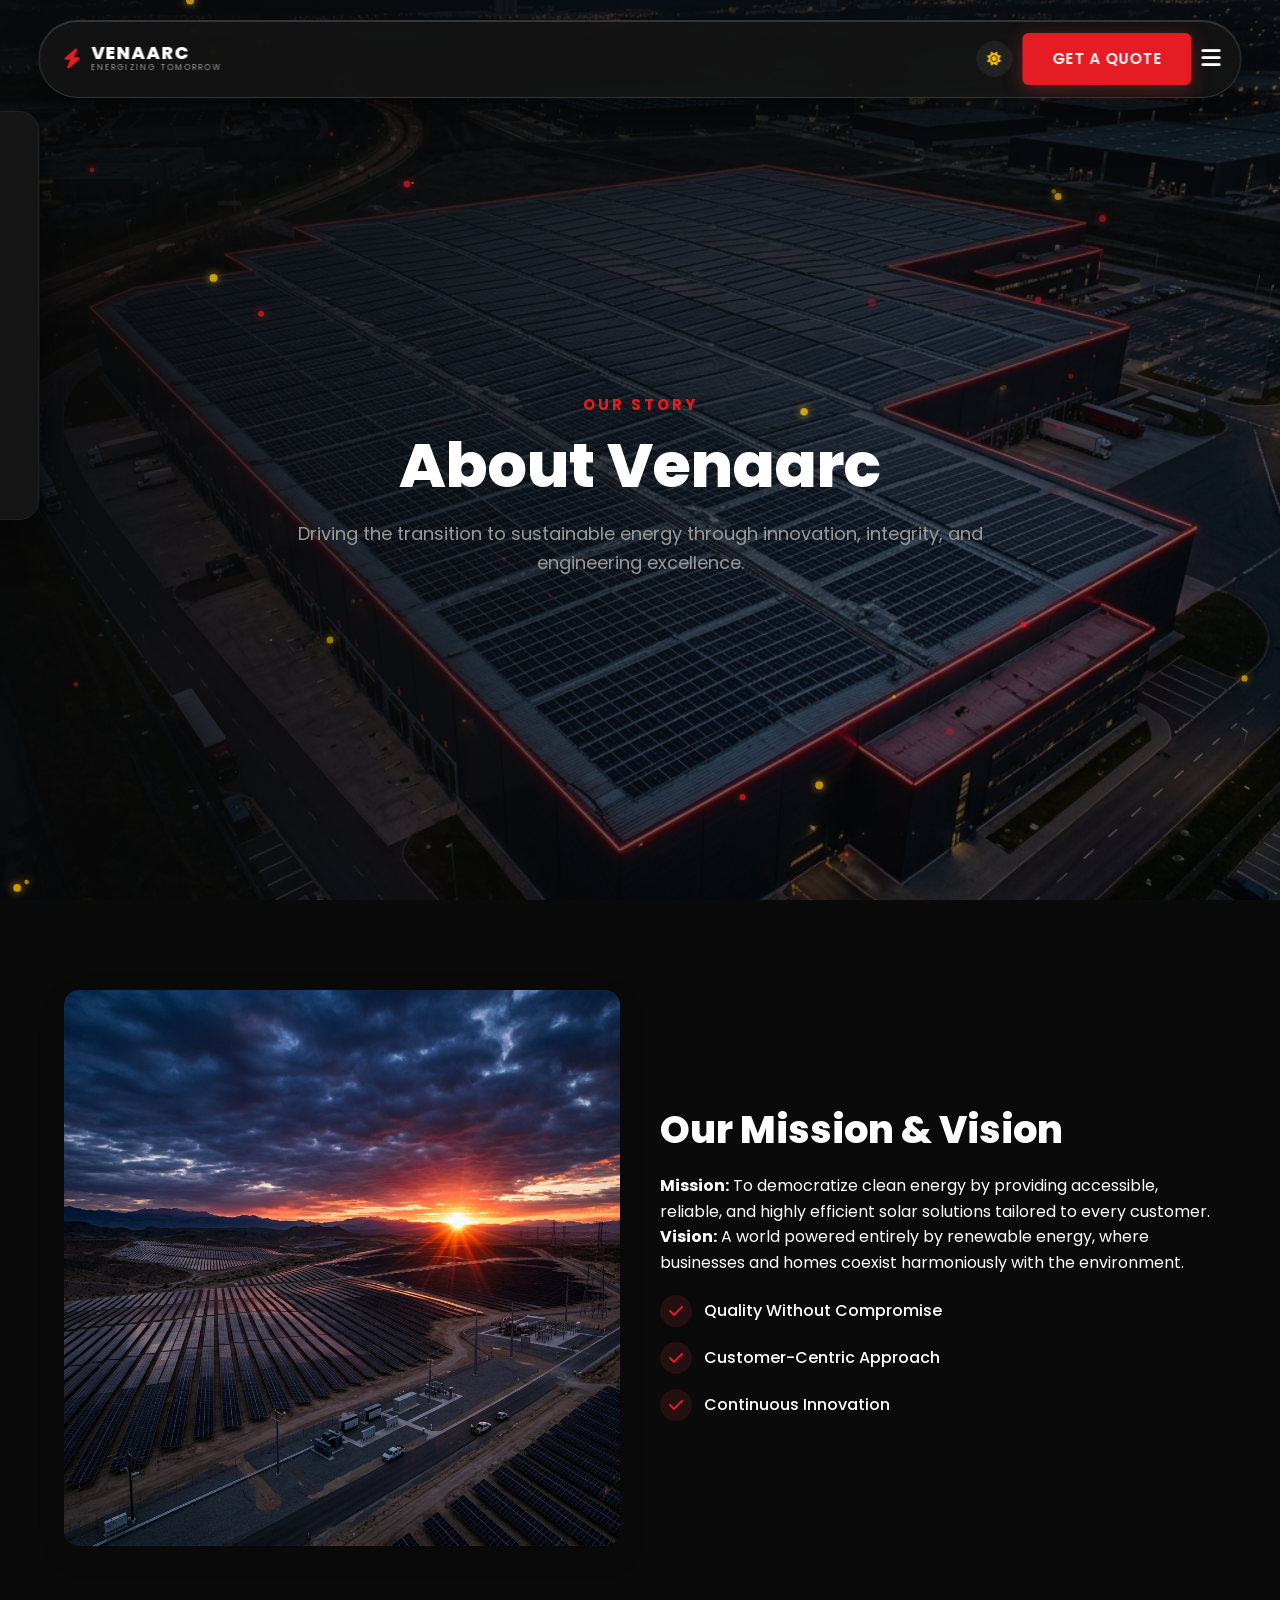
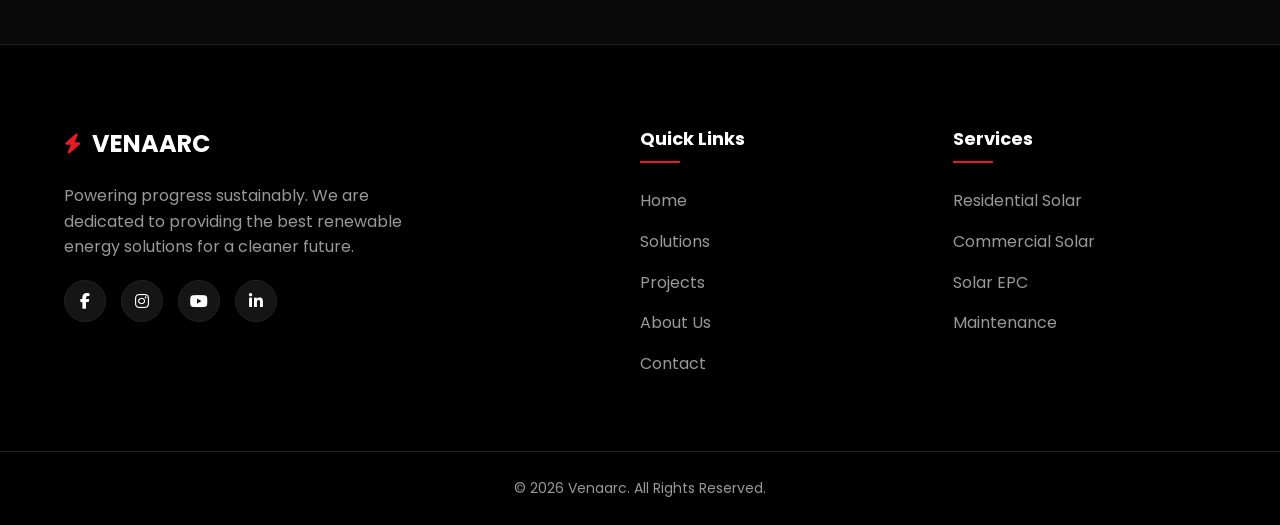
<file: about.html>
<!DOCTYPE html>
<html lang="en">

<head>
    <meta charset="UTF-8">
    <meta name="viewport" content="width=device-width, initial-scale=1.0">
    <title>About Us | Venaarc</title>
    <meta name="description"
        content="Venaarc is committed to delivering innovative and reliable solar energy solutions for homes, businesses, and industries. Powering progress sustainably.">
    <!-- Google Fonts -->
    <link rel="preconnect" href="https://fonts.googleapis.com">
    <link rel="preconnect" href="https://fonts.gstatic.com" crossorigin>
    <link href="https://fonts.googleapis.com/css2?family=Poppins:wght@300;400;500;600;700;800&display=swap"
        rel="stylesheet">
    <!-- Font Awesome -->
    <link rel="stylesheet" href="https://cdnjs.cloudflare.com/ajax/libs/font-awesome/6.4.0/css/all.min.css">
    <!-- Custom CSS -->
    <link rel="stylesheet" href="style.css?v=8">

    

    <style>
        html.hide-loader #preloader { display: none !important; }
    </style>
    <script>
        if (localStorage.getItem('loaderShown') === 'true') {
            document.documentElement.classList.add('hide-loader');
        }
    </script>
</head>

<body>
    <div id="mini-loader"><div class="spinner"></div></div>

    <!-- Floating Particles Canvas -->
    <canvas id="particles-canvas"></canvas>

    

    <!-- PREMIUM FLOATING ROUNDED TRANSFORMING NAVBAR -->
    <header id="header" class="floating-navbar">
        <div class="nav-pill-wrapper">
            <a href="#" class="logo">
                <span class="logo-icon"><i class="fa-solid fa-bolt"></i></span>
                <div class="logo-text">
                    <h1>VENAARC</h1>
                    <p>ENERGIZING TOMORROW</p>
                </div>
            </a>
            <nav class="nav-menu">
                <ul>
                    <li><a href="index.html" class="nav-link">Home</a></li>
                    <li><a href="residential.html" class="nav-link">Residential Solar</a></li>
                    <li><a href="commercial.html" class="nav-link">Commercial Solar</a></li>
                    <li><a href="projects.html" class="nav-link">Solar Projects</a></li>
                    <li><a href="products.html" class="nav-link">Products</a></li>
                    <li><a href="services.html" class="nav-link">Services</a></li>
                    <li><a href="about.html" class="nav-link active">About Us</a></li>
                    <li><a href="contact.html" class="nav-link">Contact Us</a></li>
                </ul>
            </nav>
            <div class="nav-right-actions">
                <button class="theme-toggle-btn" id="theme-toggle" title="Toggle Day/Night Mode">
                    <i class="fa-solid fa-sun"></i>
                </button>
                <a href="#quote" class="btn btn-primary nav-cta">GET A QUOTE</a>
                <button class="mobile-toggle"><i class="fa-solid fa-bars"></i></button>
            </div>
        </div>
    </header>


    <section class="hero" style="background-image: url('images/project_commercial_1786602265738.png'); min-height: 50vh;">
        <div class="hero-overlay"></div>
        <div class="container hero-content text-center" style="align-items: center;">
            <h2 class="subtitle">OUR STORY</h2>
            <h1 class="title">About Venaarc</h1>
            <p class="description" style="max-width: 700px; margin: 0 auto 30px;">Driving the transition to sustainable energy through innovation, integrity, and engineering excellence.</p>
        </div>
    </section>
    
    <section class="section-padding">
        <div class="container">
            <div style="display: flex; gap: 40px; align-items: center; flex-wrap: wrap;">
                <div style="flex: 1; min-width: 300px;">
                    <img src="images/hero_background_1786601991936.png" style="width: 100%; border-radius: 15px; box-shadow: 0 10px 30px rgba(0,0,0,0.1);">
                </div>
                <div style="flex: 1; min-width: 300px;">
                    <h2 class="section-title" style="text-align: left;">Our Mission & Vision</h2>
                    <p><strong>Mission:</strong> To democratize clean energy by providing accessible, reliable, and highly efficient solar solutions tailored to every customer.</p>
                    <p><strong>Vision:</strong> A world powered entirely by renewable energy, where businesses and homes coexist harmoniously with the environment.</p>
                    <ul class="about-list" style="margin-top: 20px;">
                        <li><i class="fa-solid fa-check"></i> Quality Without Compromise</li>
                        <li><i class="fa-solid fa-check"></i> Customer-Centric Approach</li>
                        <li><i class="fa-solid fa-check"></i> Continuous Innovation</li>
                    </ul>
                </div>
            </div>
        </div>
    </section>

<footer>
        <div class="container footer-container">
            <div class="footer-brand">
                <a href="#" class="logo">
                    <span class="logo-icon"><i class="fa-solid fa-bolt"></i></span>
                    <div class="logo-text">
                        <h2>VENAARC</h2>
                    </div>
                </a>
                <p>Powering progress sustainably. We are dedicated to providing the best renewable energy solutions for
                    a cleaner future.</p>
                <div class="social-links">
                    <a href="#"><i class="fa-brands fa-facebook-f"></i></a>
                    <a href="#"><i class="fa-brands fa-instagram"></i></a>
                    <a href="#"><i class="fa-brands fa-youtube"></i></a>
                    <a href="#"><i class="fa-brands fa-linkedin-in"></i></a>
                </div>
            </div>
            <div class="footer-links">
                <h3>Quick Links</h3>
                <ul>
                    <li><a href="#home">Home</a></li>
                    <li><a href="#solutions">Solutions</a></li>
                    <li><a href="#projects">Projects</a></li>
                    <li><a href="#about">About Us</a></li>
                    <li><a href="#contact">Contact</a></li>
                </ul>
            </div>
            <div class="footer-links">
                <h3>Services</h3>
                <ul>
                    <li><a href="#">Residential Solar</a></li>
                    <li><a href="#">Commercial Solar</a></li>
                    <li><a href="#">Solar EPC</a></li>
                    <li><a href="#">Maintenance</a></li>
                </ul>
            </div>
        </div>
        <div class="footer-bottom text-center">
            <p>&copy; 2026 Venaarc. All Rights Reserved.</p>
        </div>
    </footer>

    <script src="script.js?v=11"></script>
</body>

</html>
</file>
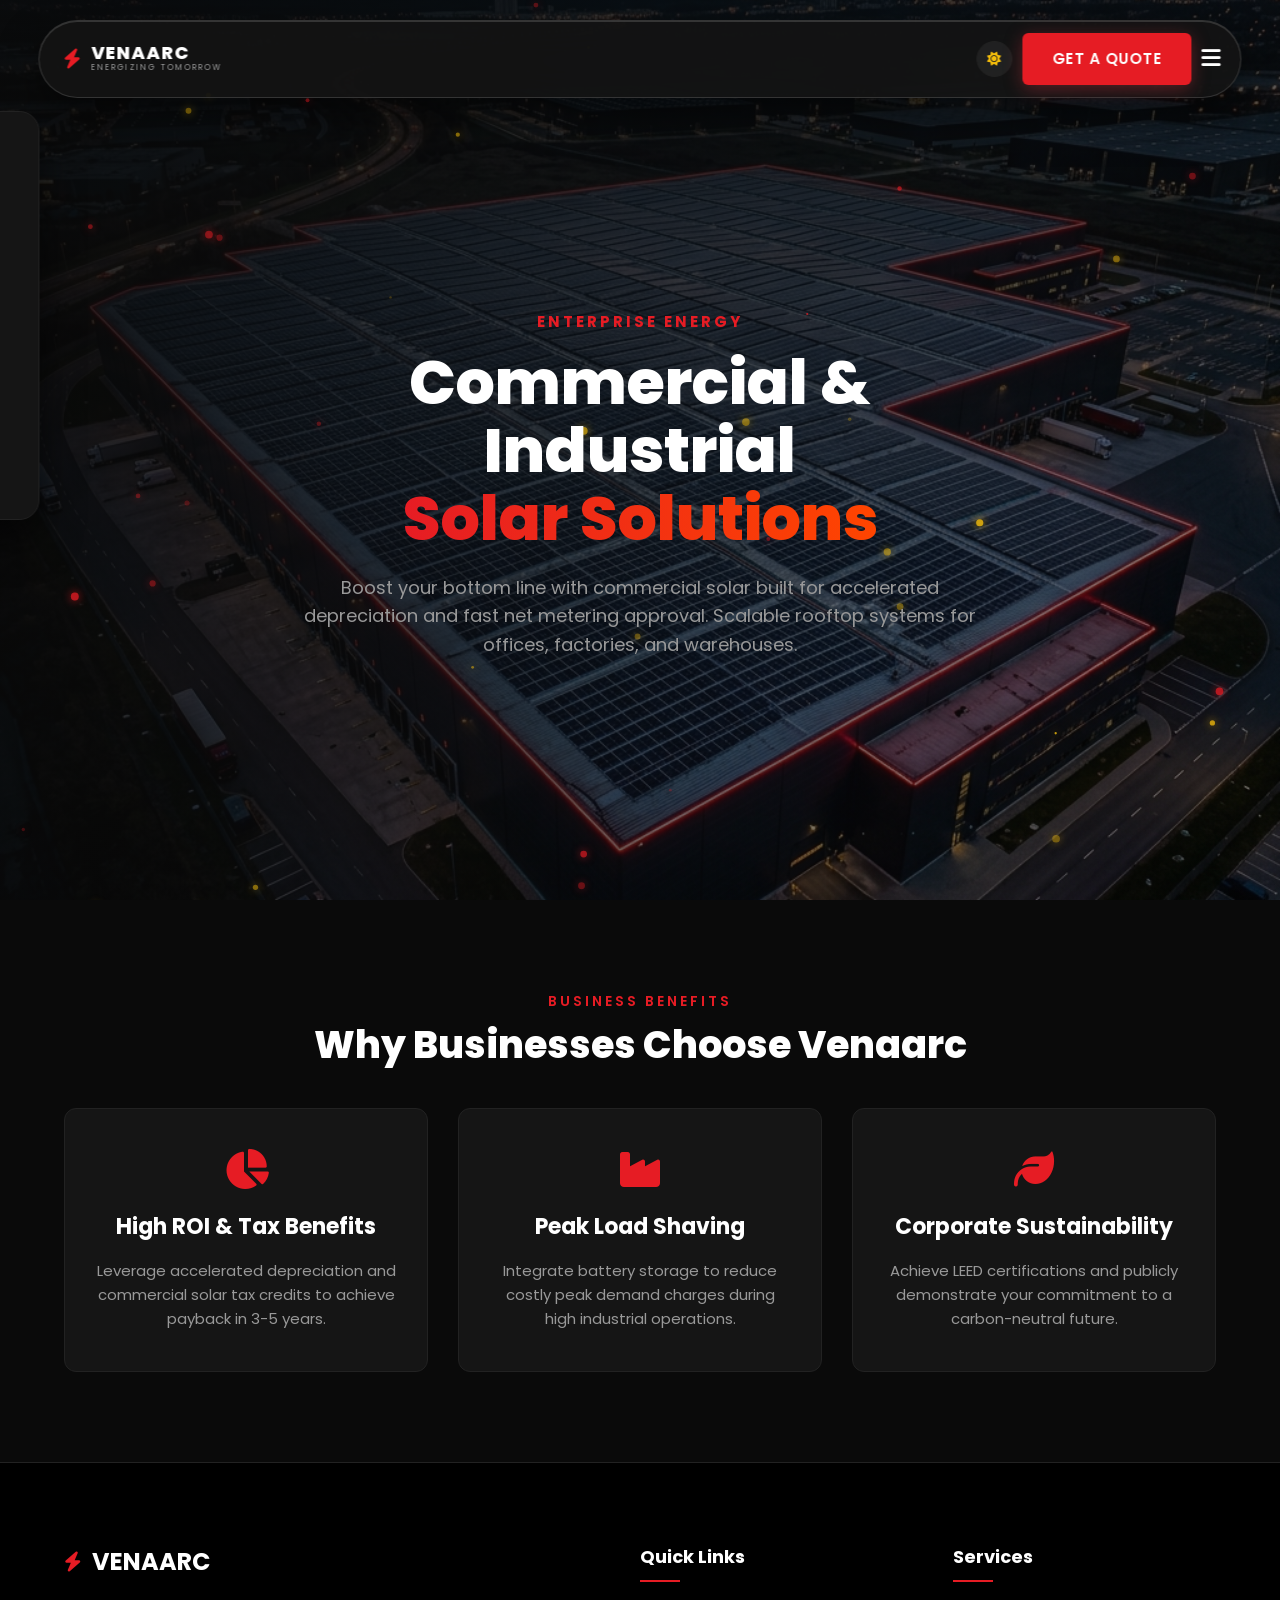
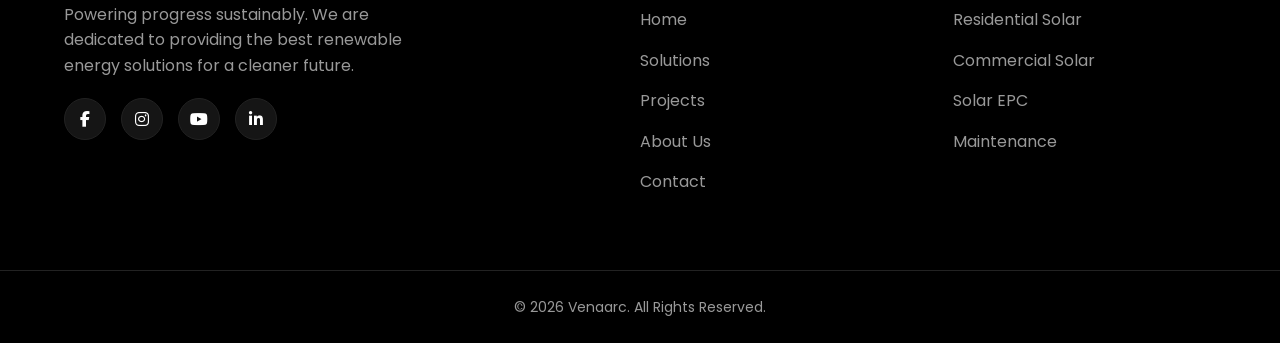
<file: commercial.html>
<!DOCTYPE html>
<html lang="en">

<head>
    <meta charset="UTF-8">
    <meta name="viewport" content="width=device-width, initial-scale=1.0">
    <title>Commercial Solar | Venaarc</title>
    <meta name="description"
        content="Venaarc is committed to delivering innovative and reliable solar energy solutions for homes, businesses, and industries. Powering progress sustainably.">
    <!-- Google Fonts -->
    <link rel="preconnect" href="https://fonts.googleapis.com">
    <link rel="preconnect" href="https://fonts.gstatic.com" crossorigin>
    <link href="https://fonts.googleapis.com/css2?family=Poppins:wght@300;400;500;600;700;800&display=swap"
        rel="stylesheet">
    <!-- Font Awesome -->
    <link rel="stylesheet" href="https://cdnjs.cloudflare.com/ajax/libs/font-awesome/6.4.0/css/all.min.css">
    <!-- Custom CSS -->
    <link rel="stylesheet" href="style.css?v=8">

    

    <style>
        html.hide-loader #preloader { display: none !important; }
    </style>
    <script>
        if (localStorage.getItem('loaderShown') === 'true') {
            document.documentElement.classList.add('hide-loader');
        }
    </script>
</head>

<body>
    <div id="mini-loader"><div class="spinner"></div></div>

    <!-- Floating Particles Canvas -->
    <canvas id="particles-canvas"></canvas>

    

    <!-- PREMIUM FLOATING ROUNDED TRANSFORMING NAVBAR -->
    <header id="header" class="floating-navbar">
        <div class="nav-pill-wrapper">
            <a href="#" class="logo">
                <span class="logo-icon"><i class="fa-solid fa-bolt"></i></span>
                <div class="logo-text">
                    <h1>VENAARC</h1>
                    <p>ENERGIZING TOMORROW</p>
                </div>
            </a>
            <nav class="nav-menu">
                <ul>
                    <li><a href="index.html" class="nav-link">Home</a></li>
                    <li><a href="residential.html" class="nav-link">Residential Solar</a></li>
                    <li><a href="commercial.html" class="nav-link active">Commercial Solar</a></li>
                    <li><a href="projects.html" class="nav-link">Solar Projects</a></li>
                    <li><a href="products.html" class="nav-link">Products</a></li>
                    <li><a href="services.html" class="nav-link">Services</a></li>
                    <li><a href="about.html" class="nav-link">About Us</a></li>
                    <li><a href="contact.html" class="nav-link">Contact Us</a></li>
                </ul>
            </nav>
            <div class="nav-right-actions">
                <button class="theme-toggle-btn" id="theme-toggle" title="Toggle Day/Night Mode">
                    <i class="fa-solid fa-sun"></i>
                </button>
                <a href="#quote" class="btn btn-primary nav-cta">GET A QUOTE</a>
                <button class="mobile-toggle"><i class="fa-solid fa-bars"></i></button>
            </div>
        </div>
    </header>


    <section class="hero" style="background-image: url('images/project_commercial_1786602265738.png'); min-height: 60vh;">
        <div class="hero-overlay"></div>
        <div class="container hero-content text-center" style="align-items: center;">
            <h2 class="subtitle">ENTERPRISE ENERGY</h2>
            <h1 class="title">Commercial & Industrial<br><span>Solar Solutions</span></h1>
            <p class="description" style="max-width: 700px; margin: 0 auto 30px;">Boost your bottom line with commercial solar built for accelerated depreciation and fast net metering approval. Scalable rooftop systems for offices, factories, and warehouses.</p>
        </div>
    </section>

    <section class="section-padding">
        <div class="container text-center">
            <h4 class="section-subtitle">BUSINESS BENEFITS</h4>
            <h2 class="section-title">Why Businesses Choose Venaarc</h2>
            <div class="solutions-grid" style="margin-top: 40px;">
                <div class="solution-card">
                    <i class="fa-solid fa-chart-pie"></i>
                    <h3>High ROI & Tax Benefits</h3>
                    <p>Leverage accelerated depreciation and commercial solar tax credits to achieve payback in 3-5 years.</p>
                </div>
                <div class="solution-card">
                    <i class="fa-solid fa-industry"></i>
                    <h3>Peak Load Shaving</h3>
                    <p>Integrate battery storage to reduce costly peak demand charges during high industrial operations.</p>
                </div>
                <div class="solution-card">
                    <i class="fa-solid fa-leaf"></i>
                    <h3>Corporate Sustainability</h3>
                    <p>Achieve LEED certifications and publicly demonstrate your commitment to a carbon-neutral future.</p>
                </div>
            </div>
        </div>
    </section>

<footer>
        <div class="container footer-container">
            <div class="footer-brand">
                <a href="#" class="logo">
                    <span class="logo-icon"><i class="fa-solid fa-bolt"></i></span>
                    <div class="logo-text">
                        <h2>VENAARC</h2>
                    </div>
                </a>
                <p>Powering progress sustainably. We are dedicated to providing the best renewable energy solutions for
                    a cleaner future.</p>
                <div class="social-links">
                    <a href="#"><i class="fa-brands fa-facebook-f"></i></a>
                    <a href="#"><i class="fa-brands fa-instagram"></i></a>
                    <a href="#"><i class="fa-brands fa-youtube"></i></a>
                    <a href="#"><i class="fa-brands fa-linkedin-in"></i></a>
                </div>
            </div>
            <div class="footer-links">
                <h3>Quick Links</h3>
                <ul>
                    <li><a href="#home">Home</a></li>
                    <li><a href="#solutions">Solutions</a></li>
                    <li><a href="#projects">Projects</a></li>
                    <li><a href="#about">About Us</a></li>
                    <li><a href="#contact">Contact</a></li>
                </ul>
            </div>
            <div class="footer-links">
                <h3>Services</h3>
                <ul>
                    <li><a href="#">Residential Solar</a></li>
                    <li><a href="#">Commercial Solar</a></li>
                    <li><a href="#">Solar EPC</a></li>
                    <li><a href="#">Maintenance</a></li>
                </ul>
            </div>
        </div>
        <div class="footer-bottom text-center">
            <p>&copy; 2026 Venaarc. All Rights Reserved.</p>
        </div>
    </footer>

    <script src="script.js?v=11"></script>
</body>

</html>
</file>
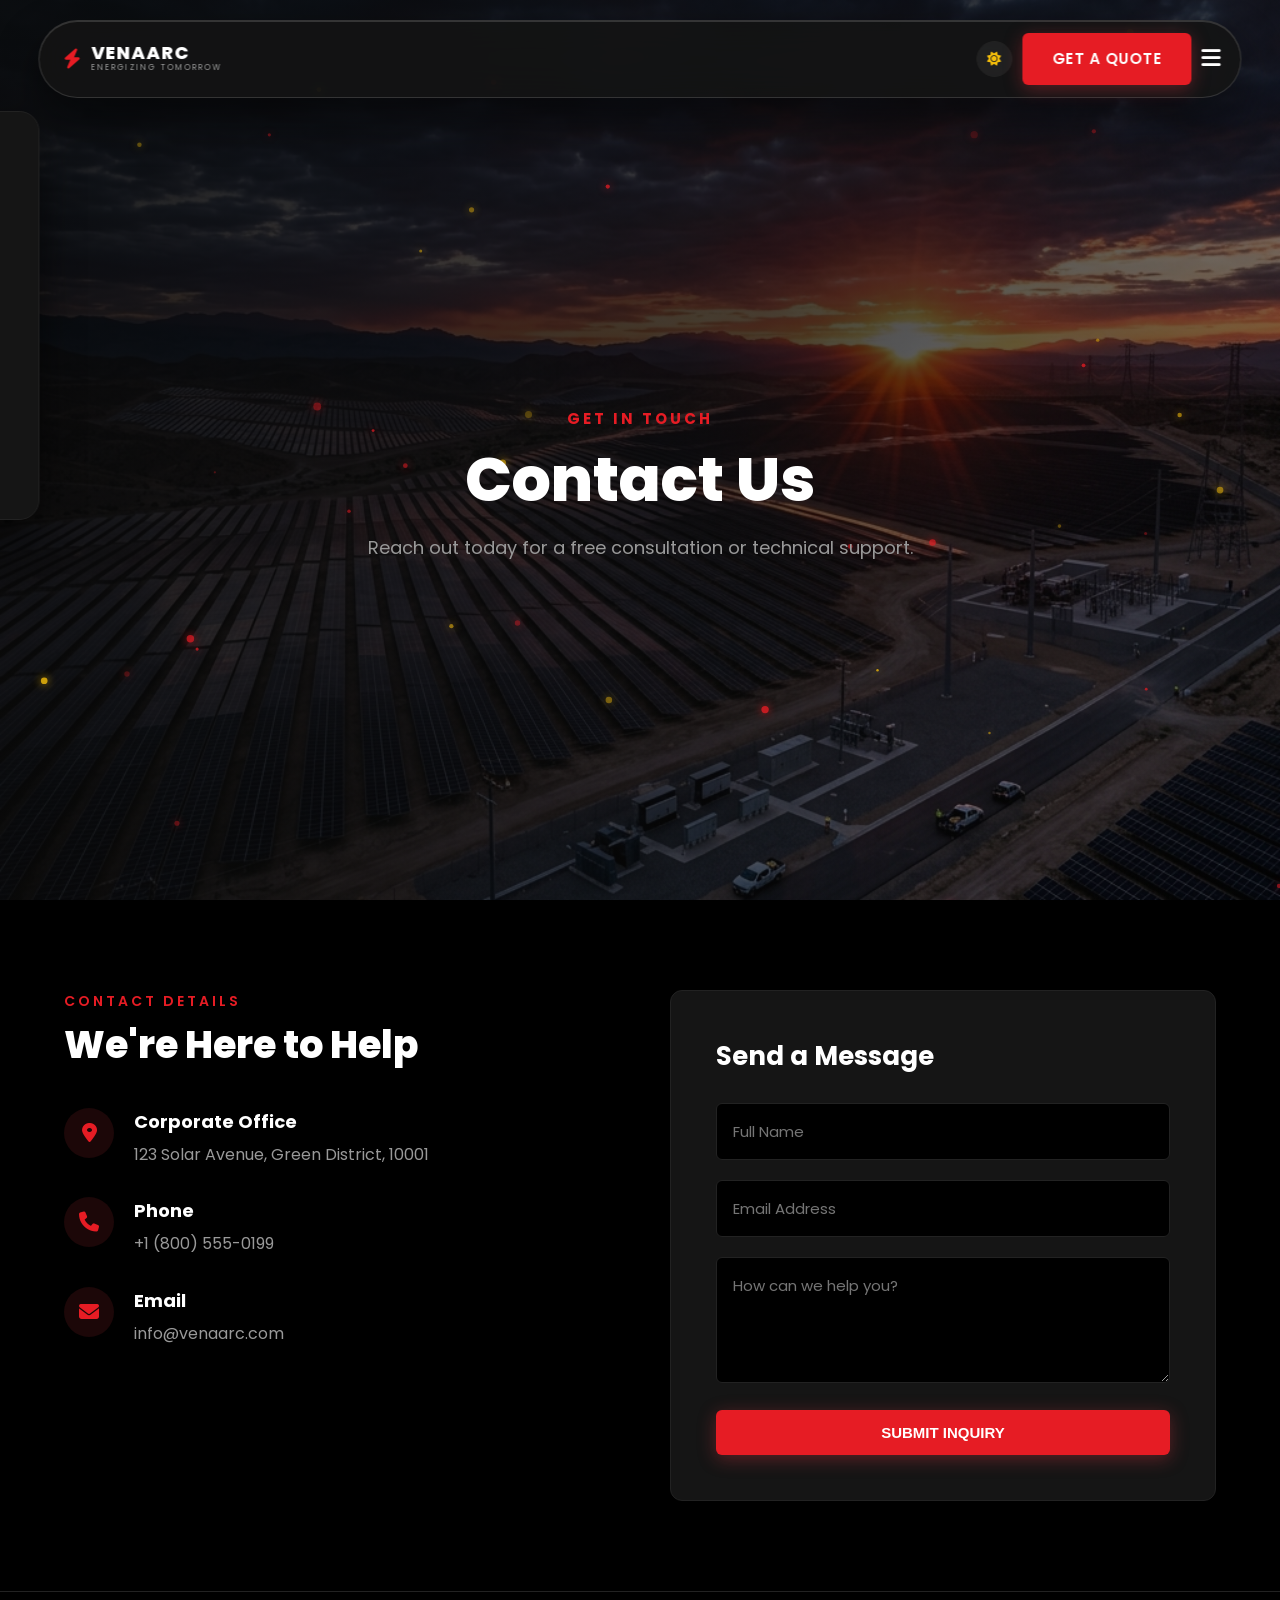
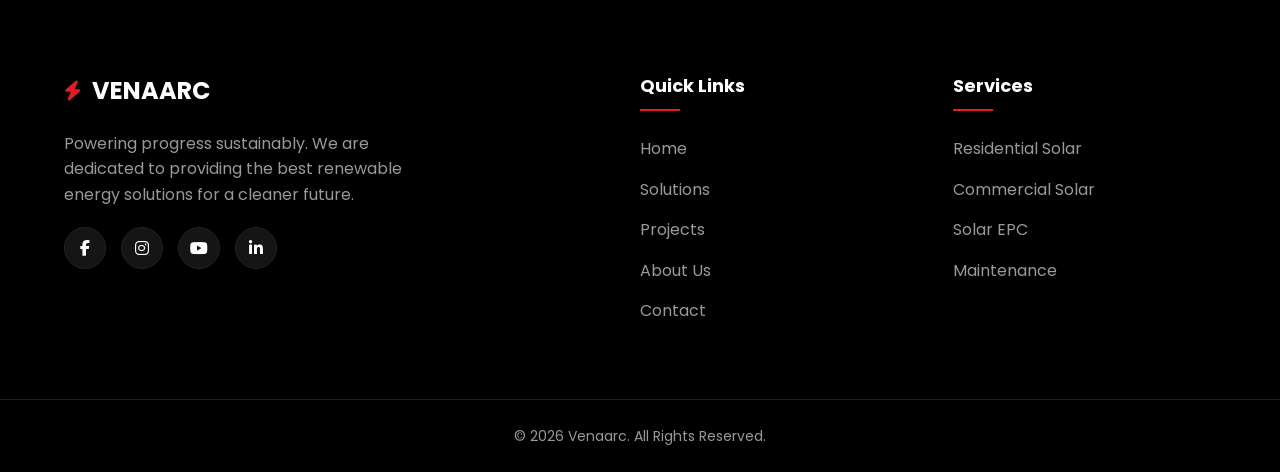
<file: contact.html>
<!DOCTYPE html>
<html lang="en">

<head>
    <meta charset="UTF-8">
    <meta name="viewport" content="width=device-width, initial-scale=1.0">
    <title>Contact Us | Venaarc</title>
    <meta name="description"
        content="Venaarc is committed to delivering innovative and reliable solar energy solutions for homes, businesses, and industries. Powering progress sustainably.">
    <!-- Google Fonts -->
    <link rel="preconnect" href="https://fonts.googleapis.com">
    <link rel="preconnect" href="https://fonts.gstatic.com" crossorigin>
    <link href="https://fonts.googleapis.com/css2?family=Poppins:wght@300;400;500;600;700;800&display=swap"
        rel="stylesheet">
    <!-- Font Awesome -->
    <link rel="stylesheet" href="https://cdnjs.cloudflare.com/ajax/libs/font-awesome/6.4.0/css/all.min.css">
    <!-- Custom CSS -->
    <link rel="stylesheet" href="style.css?v=8">

    

    <style>
        html.hide-loader #preloader { display: none !important; }
    </style>
    <script>
        if (localStorage.getItem('loaderShown') === 'true') {
            document.documentElement.classList.add('hide-loader');
        }
    </script>
</head>

<body>
    <div id="mini-loader"><div class="spinner"></div></div>

    <!-- Floating Particles Canvas -->
    <canvas id="particles-canvas"></canvas>

    

    <!-- PREMIUM FLOATING ROUNDED TRANSFORMING NAVBAR -->
    <header id="header" class="floating-navbar">
        <div class="nav-pill-wrapper">
            <a href="#" class="logo">
                <span class="logo-icon"><i class="fa-solid fa-bolt"></i></span>
                <div class="logo-text">
                    <h1>VENAARC</h1>
                    <p>ENERGIZING TOMORROW</p>
                </div>
            </a>
            <nav class="nav-menu">
                <ul>
                    <li><a href="index.html" class="nav-link">Home</a></li>
                    <li><a href="residential.html" class="nav-link">Residential Solar</a></li>
                    <li><a href="commercial.html" class="nav-link">Commercial Solar</a></li>
                    <li><a href="projects.html" class="nav-link">Solar Projects</a></li>
                    <li><a href="products.html" class="nav-link">Products</a></li>
                    <li><a href="services.html" class="nav-link">Services</a></li>
                    <li><a href="about.html" class="nav-link">About Us</a></li>
                    <li><a href="contact.html" class="nav-link active">Contact Us</a></li>
                </ul>
            </nav>
            <div class="nav-right-actions">
                <button class="theme-toggle-btn" id="theme-toggle" title="Toggle Day/Night Mode">
                    <i class="fa-solid fa-sun"></i>
                </button>
                <a href="#quote" class="btn btn-primary nav-cta">GET A QUOTE</a>
                <button class="mobile-toggle"><i class="fa-solid fa-bars"></i></button>
            </div>
        </div>
    </header>


    <section class="hero" style="background-image: url('images/hero_background_1786601991936.png'); min-height: 50vh;">
        <div class="hero-overlay"></div>
        <div class="container hero-content text-center" style="align-items: center;">
            <h2 class="subtitle">GET IN TOUCH</h2>
            <h1 class="title">Contact Us</h1>
            <p class="description" style="max-width: 700px; margin: 0 auto 30px;">Reach out today for a free consultation or technical support.</p>
        </div>
    </section>
    
    <section class="contact section-padding bg-darker">
        <div class="container contact-container">
            <div class="contact-info">
                <h4 class="section-subtitle">CONTACT DETAILS</h4>
                <h2 class="section-title">We're Here to Help</h2>
                <div class="contact-details">
                    <div class="contact-item">
                        <div class="icon"><i class="fa-solid fa-location-dot"></i></div>
                        <div>
                            <h4>Corporate Office</h4>
                            <p>123 Solar Avenue, Green District, 10001</p>
                        </div>
                    </div>
                    <div class="contact-item">
                        <div class="icon"><i class="fa-solid fa-phone"></i></div>
                        <div>
                            <h4>Phone</h4>
                            <p>+1 (800) 555-0199</p>
                        </div>
                    </div>
                    <div class="contact-item">
                        <div class="icon"><i class="fa-solid fa-envelope"></i></div>
                        <div>
                            <h4>Email</h4>
                            <p>info@venaarc.com</p>
                        </div>
                    </div>
                </div>
            </div>
            <div class="quote-form-container">
                <h3>Send a Message</h3>
                <form class="quote-form">
                    <div class="form-group">
                        <input type="text" placeholder="Full Name" required>
                    </div>
                    <div class="form-group">
                        <input type="email" placeholder="Email Address" required>
                    </div>
                    <div class="form-group">
                        <textarea placeholder="How can we help you?" rows="4" required></textarea>
                    </div>
                    <button type="submit" class="btn btn-primary" style="width: 100%;">SUBMIT INQUIRY</button>
                </form>
            </div>
        </div>
    </section>

<footer>
        <div class="container footer-container">
            <div class="footer-brand">
                <a href="#" class="logo">
                    <span class="logo-icon"><i class="fa-solid fa-bolt"></i></span>
                    <div class="logo-text">
                        <h2>VENAARC</h2>
                    </div>
                </a>
                <p>Powering progress sustainably. We are dedicated to providing the best renewable energy solutions for
                    a cleaner future.</p>
                <div class="social-links">
                    <a href="#"><i class="fa-brands fa-facebook-f"></i></a>
                    <a href="#"><i class="fa-brands fa-instagram"></i></a>
                    <a href="#"><i class="fa-brands fa-youtube"></i></a>
                    <a href="#"><i class="fa-brands fa-linkedin-in"></i></a>
                </div>
            </div>
            <div class="footer-links">
                <h3>Quick Links</h3>
                <ul>
                    <li><a href="#home">Home</a></li>
                    <li><a href="#solutions">Solutions</a></li>
                    <li><a href="#projects">Projects</a></li>
                    <li><a href="#about">About Us</a></li>
                    <li><a href="#contact">Contact</a></li>
                </ul>
            </div>
            <div class="footer-links">
                <h3>Services</h3>
                <ul>
                    <li><a href="#">Residential Solar</a></li>
                    <li><a href="#">Commercial Solar</a></li>
                    <li><a href="#">Solar EPC</a></li>
                    <li><a href="#">Maintenance</a></li>
                </ul>
            </div>
        </div>
        <div class="footer-bottom text-center">
            <p>&copy; 2026 Venaarc. All Rights Reserved.</p>
        </div>
    </footer>

    <script src="script.js?v=11"></script>
</body>

</html>
</file>
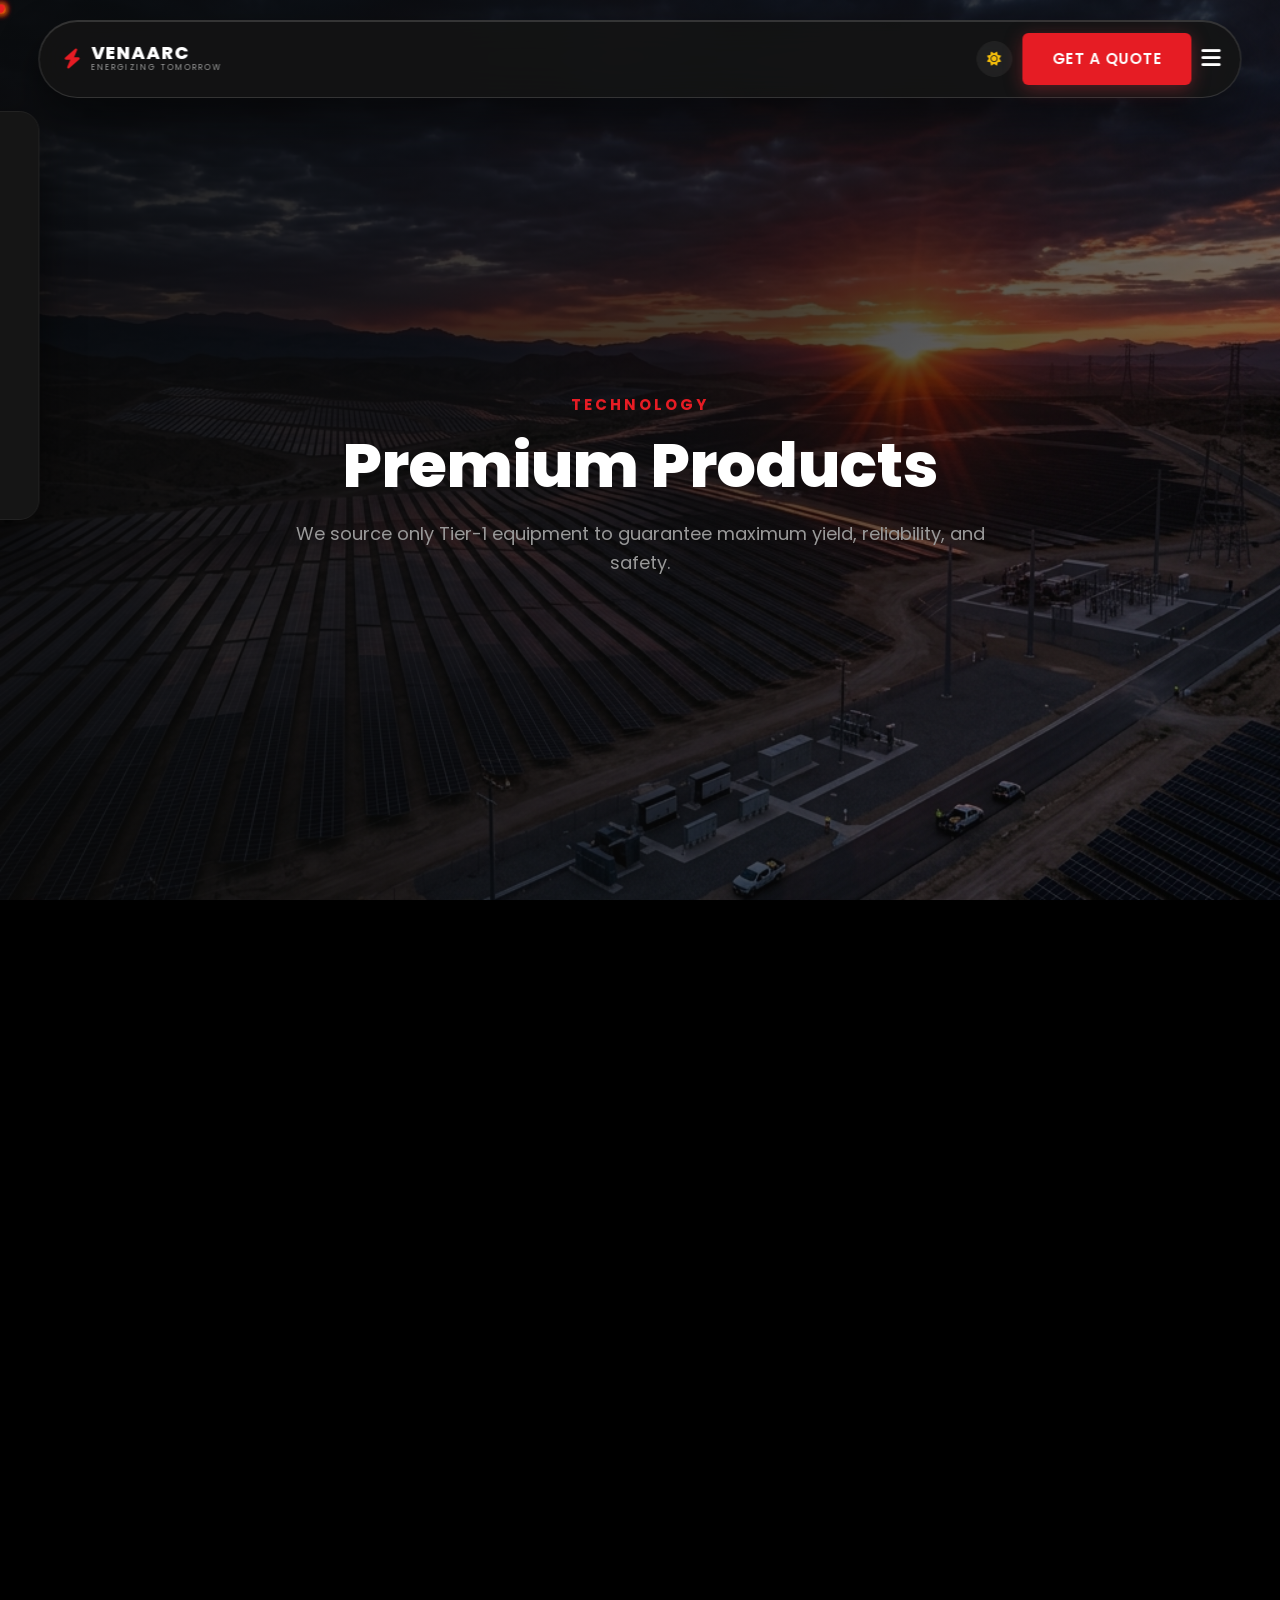
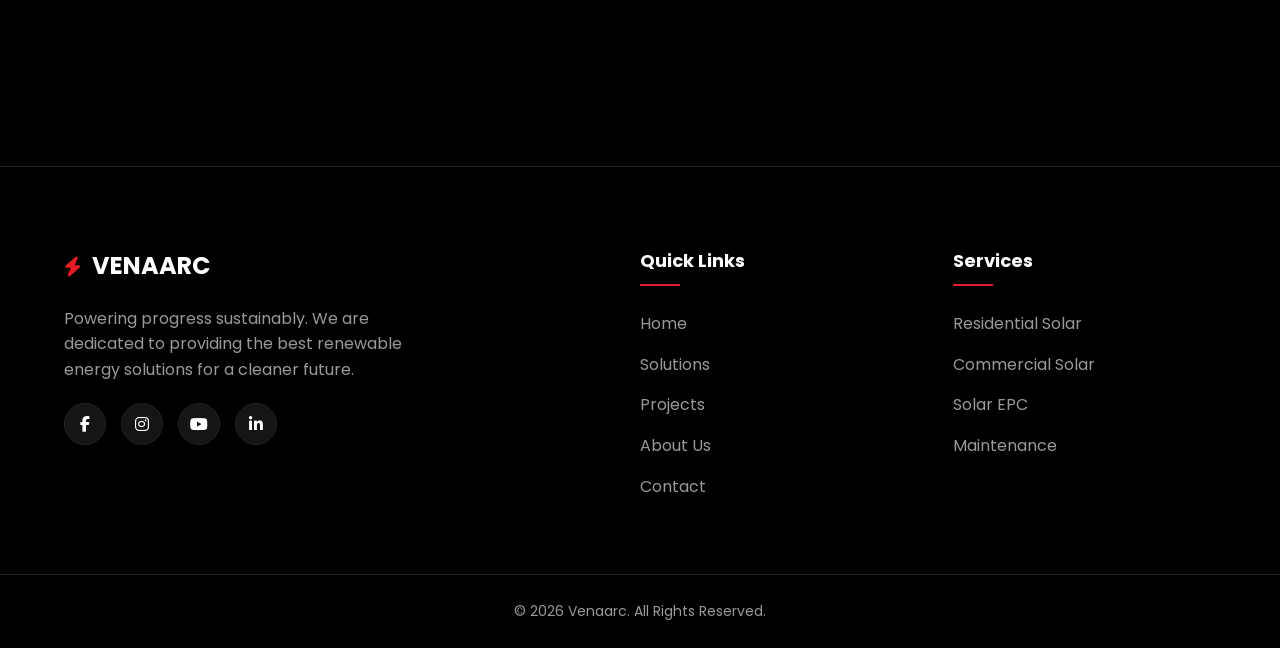
<file: products.html>
<!DOCTYPE html>
<html lang="en">

<head>
    <meta charset="UTF-8">
    <meta name="viewport" content="width=device-width, initial-scale=1.0">
    <title>Products | Venaarc</title>
    <meta name="description"
        content="Venaarc is committed to delivering innovative and reliable solar energy solutions for homes, businesses, and industries. Powering progress sustainably.">
    <!-- Google Fonts -->
    <link rel="preconnect" href="https://fonts.googleapis.com">
    <link rel="preconnect" href="https://fonts.gstatic.com" crossorigin>
    <link href="https://fonts.googleapis.com/css2?family=Poppins:wght@300;400;500;600;700;800&display=swap"
        rel="stylesheet">
    <!-- Font Awesome -->
    <link rel="stylesheet" href="https://cdnjs.cloudflare.com/ajax/libs/font-awesome/6.4.0/css/all.min.css">
    <!-- Custom CSS -->
    <link rel="stylesheet" href="style.css?v=8">

    

    <style>
        html.hide-loader #preloader { display: none !important; }
    </style>
    <script>
        if (localStorage.getItem('loaderShown') === 'true') {
            document.documentElement.classList.add('hide-loader');
        }
    </script>
</head>

<body>
    <div id="mini-loader"><div class="spinner"></div></div>

    <!-- Floating Particles Canvas -->
    <canvas id="particles-canvas"></canvas>

    

    <!-- PREMIUM FLOATING ROUNDED TRANSFORMING NAVBAR -->
    <header id="header" class="floating-navbar">
        <div class="nav-pill-wrapper">
            <a href="#" class="logo">
                <span class="logo-icon"><i class="fa-solid fa-bolt"></i></span>
                <div class="logo-text">
                    <h1>VENAARC</h1>
                    <p>ENERGIZING TOMORROW</p>
                </div>
            </a>
            <nav class="nav-menu">
                <ul>
                    <li><a href="index.html" class="nav-link">Home</a></li>
                    <li><a href="residential.html" class="nav-link">Residential Solar</a></li>
                    <li><a href="commercial.html" class="nav-link">Commercial Solar</a></li>
                    <li><a href="projects.html" class="nav-link">Solar Projects</a></li>
                    <li><a href="products.html" class="nav-link active">Products</a></li>
                    <li><a href="services.html" class="nav-link">Services</a></li>
                    <li><a href="about.html" class="nav-link">About Us</a></li>
                    <li><a href="contact.html" class="nav-link">Contact Us</a></li>
                </ul>
            </nav>
            <div class="nav-right-actions">
                <button class="theme-toggle-btn" id="theme-toggle" title="Toggle Day/Night Mode">
                    <i class="fa-solid fa-sun"></i>
                </button>
                <a href="#quote" class="btn btn-primary nav-cta">GET A QUOTE</a>
                <button class="mobile-toggle"><i class="fa-solid fa-bars"></i></button>
            </div>
        </div>
    </header>


    <section class="hero" style="background-image: url('images/hero_background_1786601991936.png'); min-height: 50vh;">
        <div class="hero-overlay"></div>
        <div class="container hero-content text-center" style="align-items: center;">
            <h2 class="subtitle">TECHNOLOGY</h2>
            <h1 class="title">Premium Products</h1>
            <p class="description" style="max-width: 700px; margin: 0 auto 30px;">We source only Tier-1 equipment to guarantee maximum yield, reliability, and safety.</p>
        </div>
    </section>
    
    <section class="section-padding bg-darker">
        <div class="container">
            <div class="products-grid">
                <div class="product-card scroll-animate">
                    <div class="product-icon"><i class="fa-solid fa-solar-panel"></i></div>
                    <h3>Solar Panels</h3>
                    <p>High-efficiency monocrystalline panels featuring PERC technology for superior low-light performance and 25-year linear power output warranties.</p>
                </div>
                <div class="product-card scroll-animate">
                    <div class="product-icon"><i class="fa-solid fa-charging-station"></i></div>
                    <h3>Solar Inverters</h3>
                    <p>String, micro, and hybrid inverters from world-leading brands. Built-in Wi-Fi monitoring and smart grid integration.</p>
                </div>
                <div class="product-card scroll-animate">
                    <div class="product-icon"><i class="fa-solid fa-car-battery"></i></div>
                    <h3>Battery Storage</h3>
                    <p>Lithium Iron Phosphate (LiFePO4) battery systems for safe, deep-cycle, and long-lasting energy reserves. Scalable from 5kWh to 1MWh.</p>
                </div>
                <div class="product-card scroll-animate">
                    <div class="product-icon"><i class="fa-solid fa-layer-group"></i></div>
                    <h3>Mounting Structures</h3>
                    <p>Aerodynamic, corrosion-resistant aluminum and galvanized steel structures engineered to withstand extreme wind and snow loads.</p>
                </div>
            </div>
        </div>
    </section>

<footer>
        <div class="container footer-container">
            <div class="footer-brand">
                <a href="#" class="logo">
                    <span class="logo-icon"><i class="fa-solid fa-bolt"></i></span>
                    <div class="logo-text">
                        <h2>VENAARC</h2>
                    </div>
                </a>
                <p>Powering progress sustainably. We are dedicated to providing the best renewable energy solutions for
                    a cleaner future.</p>
                <div class="social-links">
                    <a href="#"><i class="fa-brands fa-facebook-f"></i></a>
                    <a href="#"><i class="fa-brands fa-instagram"></i></a>
                    <a href="#"><i class="fa-brands fa-youtube"></i></a>
                    <a href="#"><i class="fa-brands fa-linkedin-in"></i></a>
                </div>
            </div>
            <div class="footer-links">
                <h3>Quick Links</h3>
                <ul>
                    <li><a href="#home">Home</a></li>
                    <li><a href="#solutions">Solutions</a></li>
                    <li><a href="#projects">Projects</a></li>
                    <li><a href="#about">About Us</a></li>
                    <li><a href="#contact">Contact</a></li>
                </ul>
            </div>
            <div class="footer-links">
                <h3>Services</h3>
                <ul>
                    <li><a href="#">Residential Solar</a></li>
                    <li><a href="#">Commercial Solar</a></li>
                    <li><a href="#">Solar EPC</a></li>
                    <li><a href="#">Maintenance</a></li>
                </ul>
            </div>
        </div>
        <div class="footer-bottom text-center">
            <p>&copy; 2026 Venaarc. All Rights Reserved.</p>
        </div>
    </footer>

    <script src="script.js?v=11"></script>
</body>

</html>
</file>
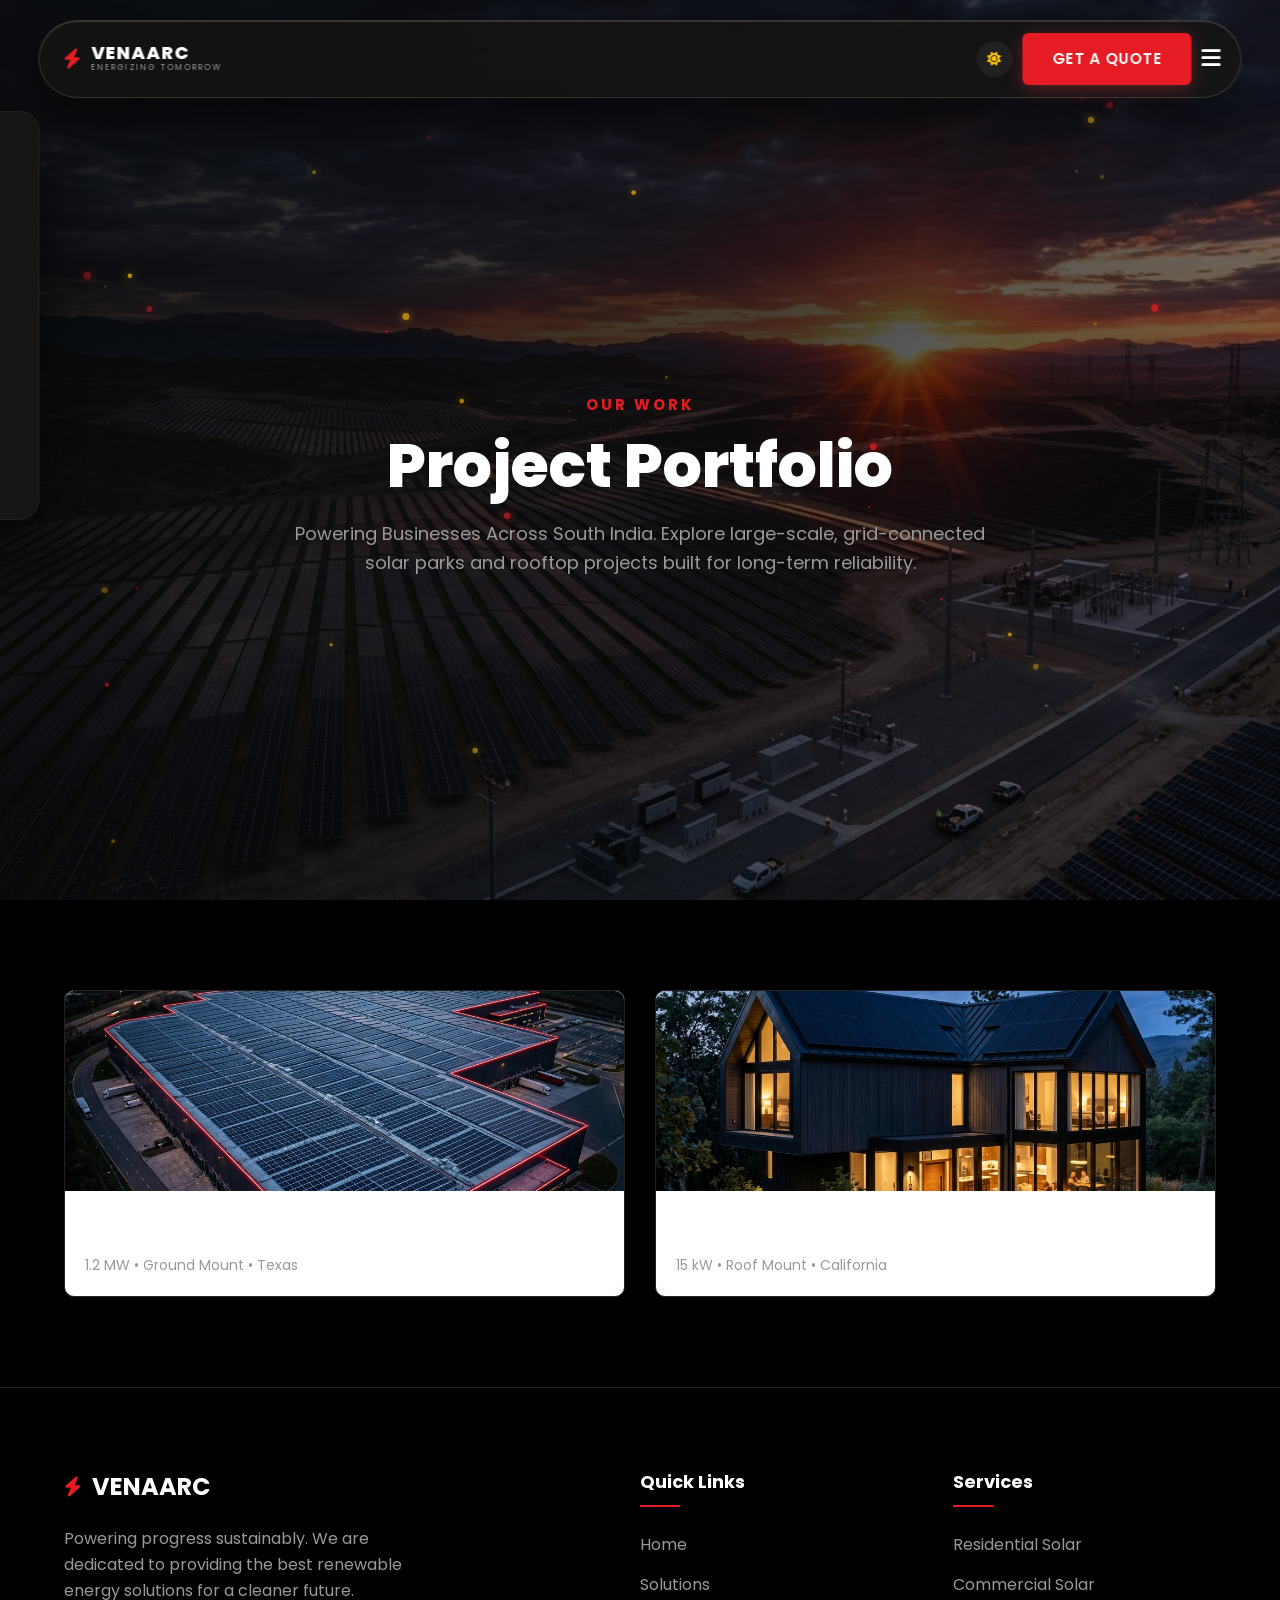
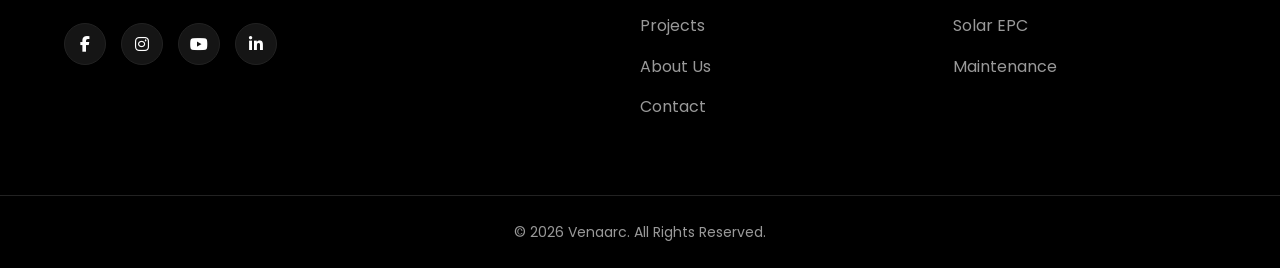
<file: projects.html>
<!DOCTYPE html>
<html lang="en">

<head>
    <meta charset="UTF-8">
    <meta name="viewport" content="width=device-width, initial-scale=1.0">
    <title>Solar Projects | Venaarc</title>
    <meta name="description"
        content="Venaarc is committed to delivering innovative and reliable solar energy solutions for homes, businesses, and industries. Powering progress sustainably.">
    <!-- Google Fonts -->
    <link rel="preconnect" href="https://fonts.googleapis.com">
    <link rel="preconnect" href="https://fonts.gstatic.com" crossorigin>
    <link href="https://fonts.googleapis.com/css2?family=Poppins:wght@300;400;500;600;700;800&display=swap"
        rel="stylesheet">
    <!-- Font Awesome -->
    <link rel="stylesheet" href="https://cdnjs.cloudflare.com/ajax/libs/font-awesome/6.4.0/css/all.min.css">
    <!-- Custom CSS -->
    <link rel="stylesheet" href="style.css?v=8">

    

    <style>
        html.hide-loader #preloader { display: none !important; }
    </style>
    <script>
        if (localStorage.getItem('loaderShown') === 'true') {
            document.documentElement.classList.add('hide-loader');
        }
    </script>
</head>

<body>
    <div id="mini-loader"><div class="spinner"></div></div>

    <!-- Floating Particles Canvas -->
    <canvas id="particles-canvas"></canvas>

    

    <!-- PREMIUM FLOATING ROUNDED TRANSFORMING NAVBAR -->
    <header id="header" class="floating-navbar">
        <div class="nav-pill-wrapper">
            <a href="#" class="logo">
                <span class="logo-icon"><i class="fa-solid fa-bolt"></i></span>
                <div class="logo-text">
                    <h1>VENAARC</h1>
                    <p>ENERGIZING TOMORROW</p>
                </div>
            </a>
            <nav class="nav-menu">
                <ul>
                    <li><a href="index.html" class="nav-link">Home</a></li>
                    <li><a href="residential.html" class="nav-link">Residential Solar</a></li>
                    <li><a href="commercial.html" class="nav-link">Commercial Solar</a></li>
                    <li><a href="projects.html" class="nav-link active">Solar Projects</a></li>
                    <li><a href="products.html" class="nav-link">Products</a></li>
                    <li><a href="services.html" class="nav-link">Services</a></li>
                    <li><a href="about.html" class="nav-link">About Us</a></li>
                    <li><a href="contact.html" class="nav-link">Contact Us</a></li>
                </ul>
            </nav>
            <div class="nav-right-actions">
                <button class="theme-toggle-btn" id="theme-toggle" title="Toggle Day/Night Mode">
                    <i class="fa-solid fa-sun"></i>
                </button>
                <a href="#quote" class="btn btn-primary nav-cta">GET A QUOTE</a>
                <button class="mobile-toggle"><i class="fa-solid fa-bars"></i></button>
            </div>
        </div>
    </header>


    <section class="hero" style="background-image: url('images/hero_background_1786601991936.png'); min-height: 50vh;">
        <div class="hero-overlay"></div>
        <div class="container hero-content text-center" style="align-items: center;">
            <h2 class="subtitle">OUR WORK</h2>
            <h1 class="title">Project Portfolio</h1>
            <p class="description" style="max-width: 700px; margin: 0 auto 30px;">Powering Businesses Across South India. Explore large-scale, grid-connected solar parks and rooftop projects built for long-term reliability.</p>
        </div>
    </section>

    <section class="section-padding bg-darker">
        <div class="container">
            <div class="projects-grid" style="display: grid; grid-template-columns: repeat(auto-fit, minmax(300px, 1fr)); gap: 30px;">
                <!-- Dummy Project 1 -->
                <div class="project-card" style="background: #fff; border-radius: 10px; overflow: hidden; box-shadow: 0 5px 15px rgba(0,0,0,0.1);">
                    <img src="images/project_commercial_1786602265738.png" style="width:100%; height:200px; object-fit:cover;">
                    <div style="padding: 20px;">
                        <h3 style="color:var(--text-dark); margin-bottom: 5px;">Tech Hub Factory</h3>
                        <p style="color:var(--text-muted); font-size:14px;">1.2 MW • Ground Mount • Texas</p>
                    </div>
                </div>
                <!-- Dummy Project 2 -->
                <div class="project-card" style="background: #fff; border-radius: 10px; overflow: hidden; box-shadow: 0 5px 15px rgba(0,0,0,0.1);">
                    <img src="images/project_residential_1786602252499.png" style="width:100%; height:200px; object-fit:cover;">
                    <div style="padding: 20px;">
                        <h3 style="color:var(--text-dark); margin-bottom: 5px;">Green Valley Estate</h3>
                        <p style="color:var(--text-muted); font-size:14px;">15 kW • Roof Mount • California</p>
                    </div>
                </div>
            </div>
        </div>
    </section>

<footer>
        <div class="container footer-container">
            <div class="footer-brand">
                <a href="#" class="logo">
                    <span class="logo-icon"><i class="fa-solid fa-bolt"></i></span>
                    <div class="logo-text">
                        <h2>VENAARC</h2>
                    </div>
                </a>
                <p>Powering progress sustainably. We are dedicated to providing the best renewable energy solutions for
                    a cleaner future.</p>
                <div class="social-links">
                    <a href="#"><i class="fa-brands fa-facebook-f"></i></a>
                    <a href="#"><i class="fa-brands fa-instagram"></i></a>
                    <a href="#"><i class="fa-brands fa-youtube"></i></a>
                    <a href="#"><i class="fa-brands fa-linkedin-in"></i></a>
                </div>
            </div>
            <div class="footer-links">
                <h3>Quick Links</h3>
                <ul>
                    <li><a href="#home">Home</a></li>
                    <li><a href="#solutions">Solutions</a></li>
                    <li><a href="#projects">Projects</a></li>
                    <li><a href="#about">About Us</a></li>
                    <li><a href="#contact">Contact</a></li>
                </ul>
            </div>
            <div class="footer-links">
                <h3>Services</h3>
                <ul>
                    <li><a href="#">Residential Solar</a></li>
                    <li><a href="#">Commercial Solar</a></li>
                    <li><a href="#">Solar EPC</a></li>
                    <li><a href="#">Maintenance</a></li>
                </ul>
            </div>
        </div>
        <div class="footer-bottom text-center">
            <p>&copy; 2026 Venaarc. All Rights Reserved.</p>
        </div>
    </footer>

    <script src="script.js?v=11"></script>
</body>

</html>
</file>
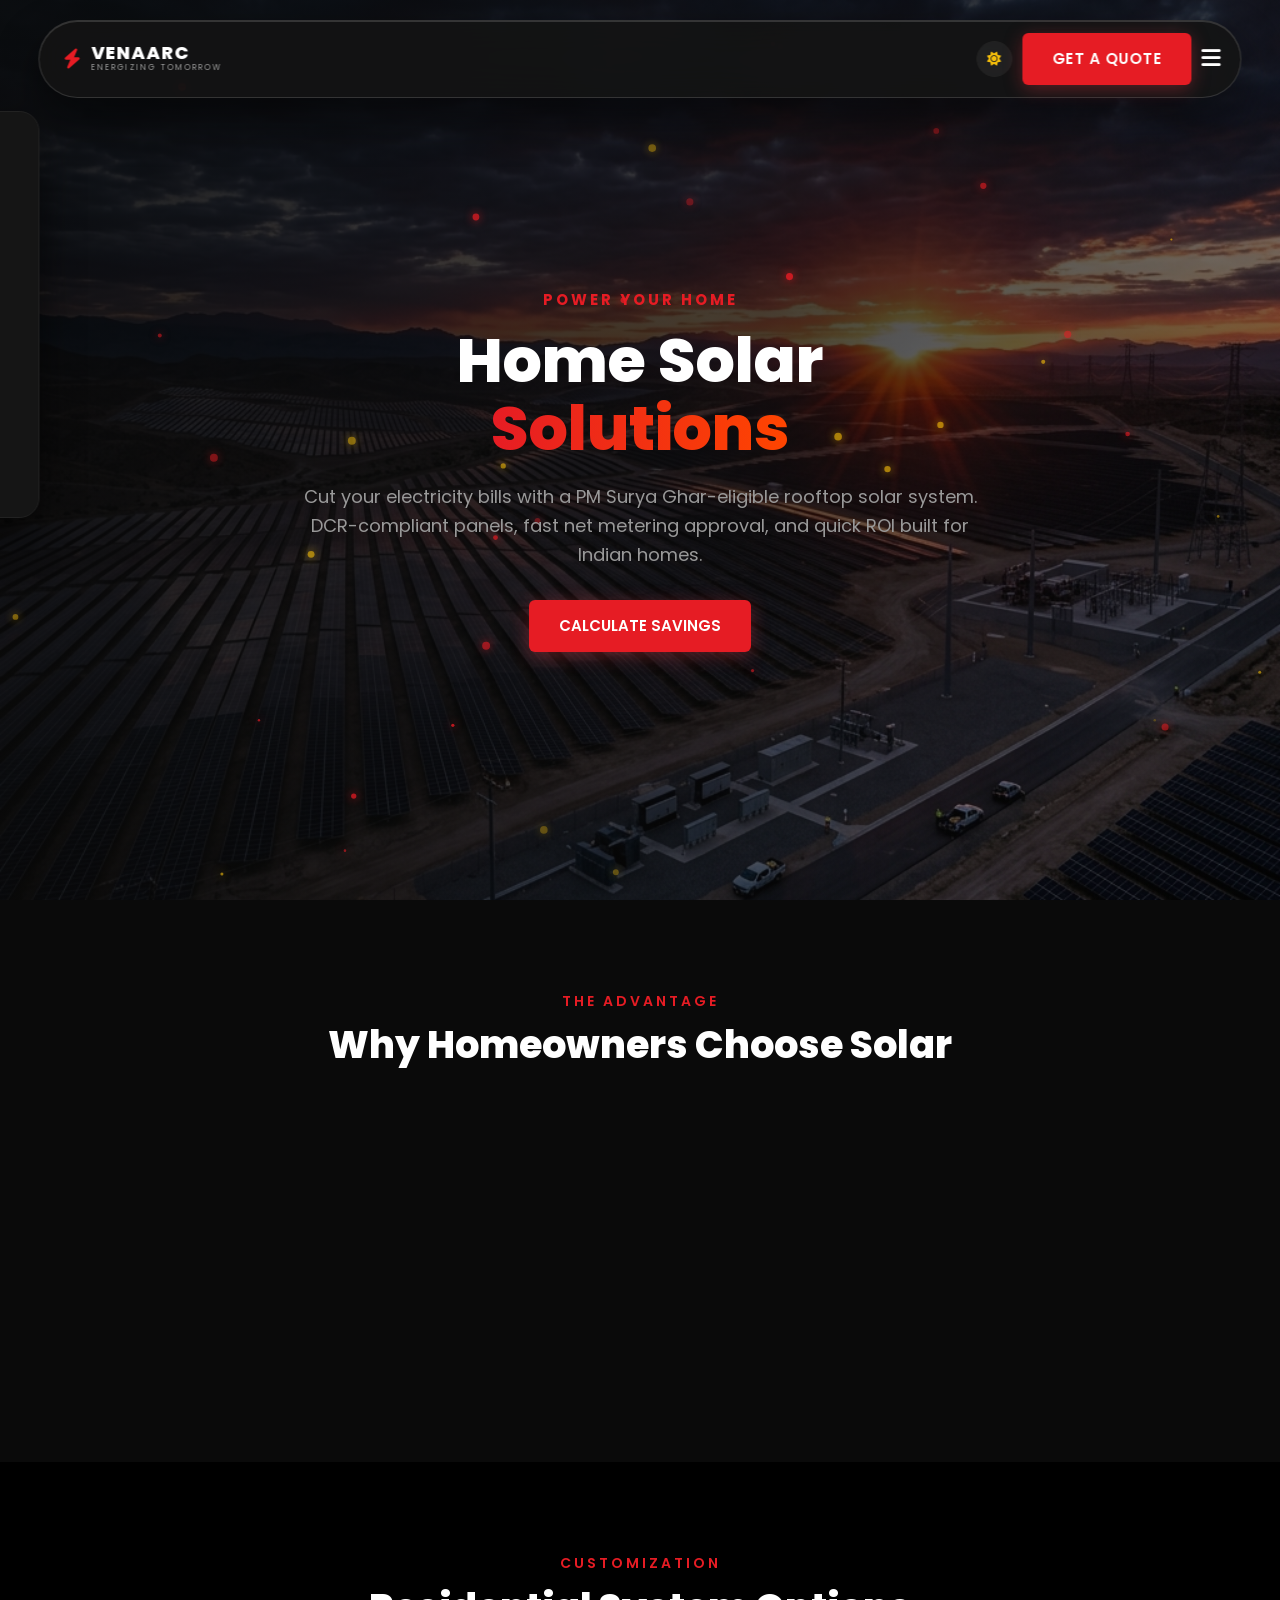
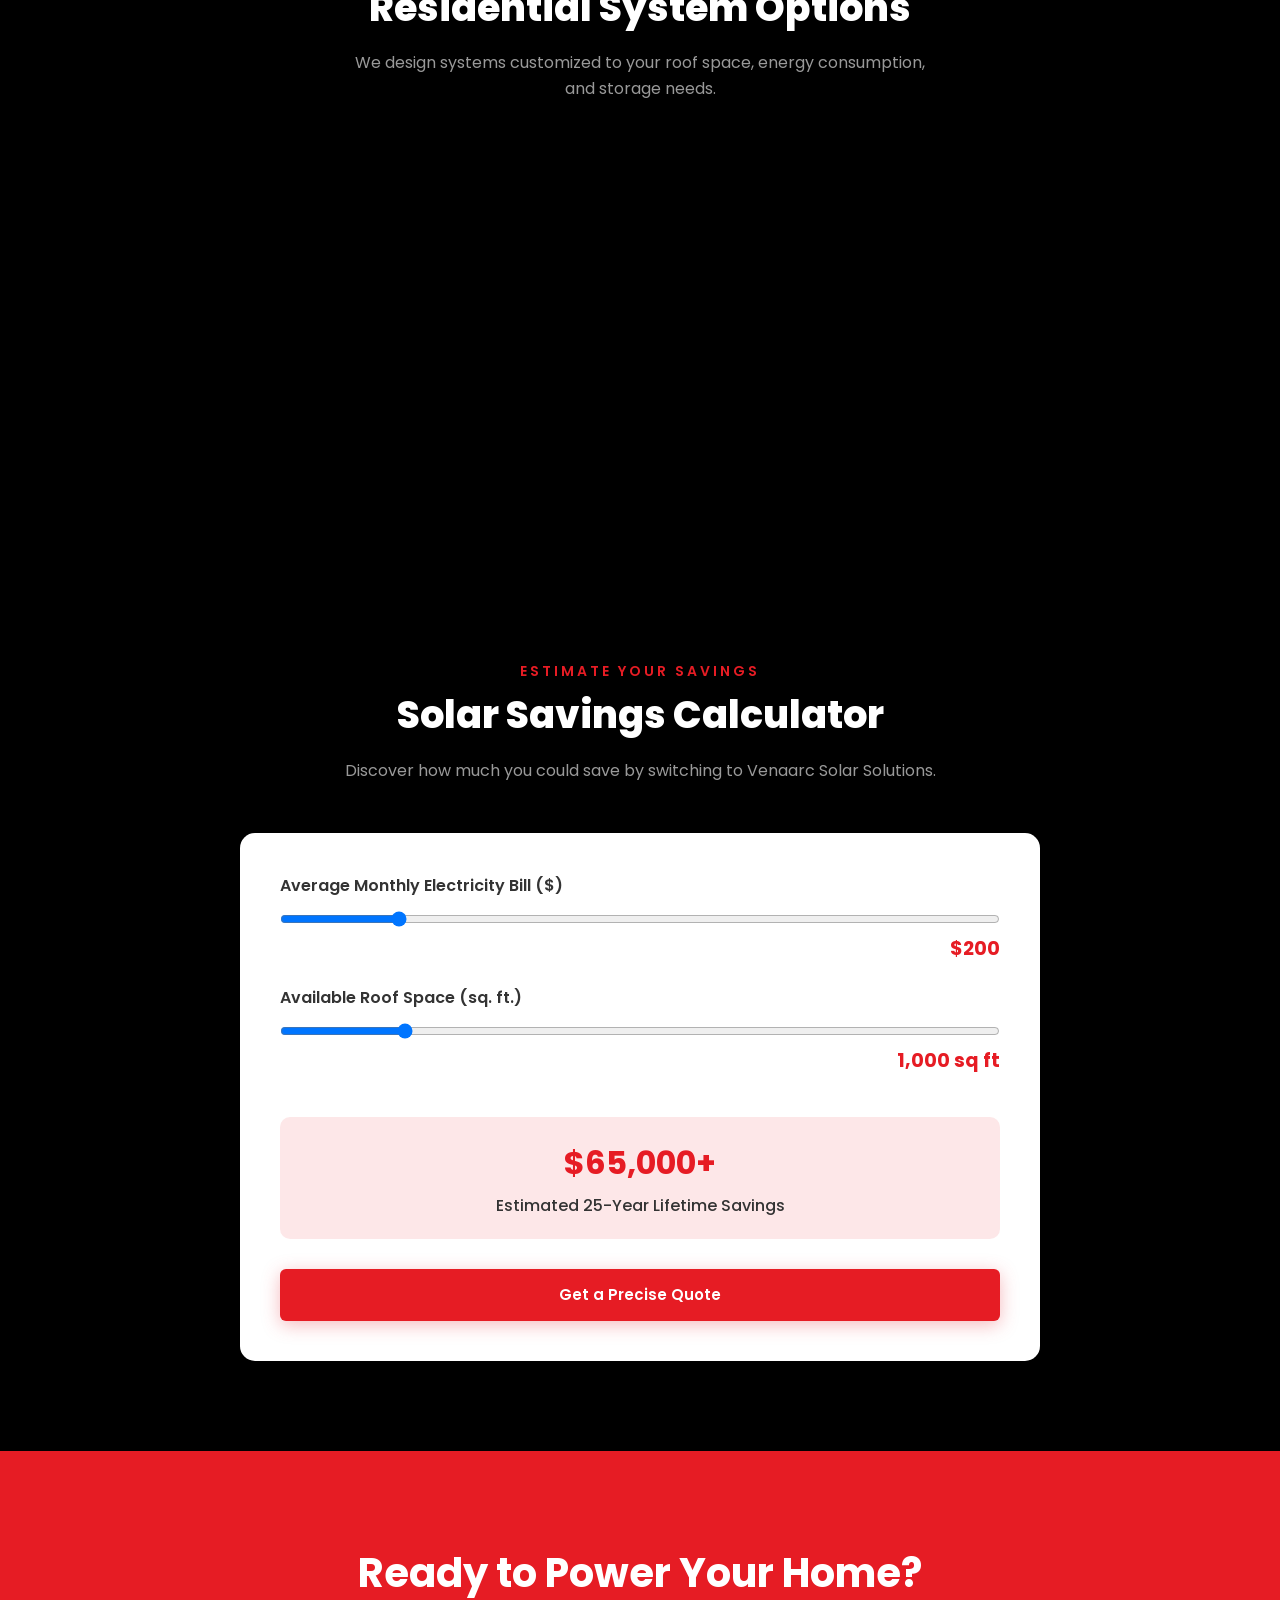
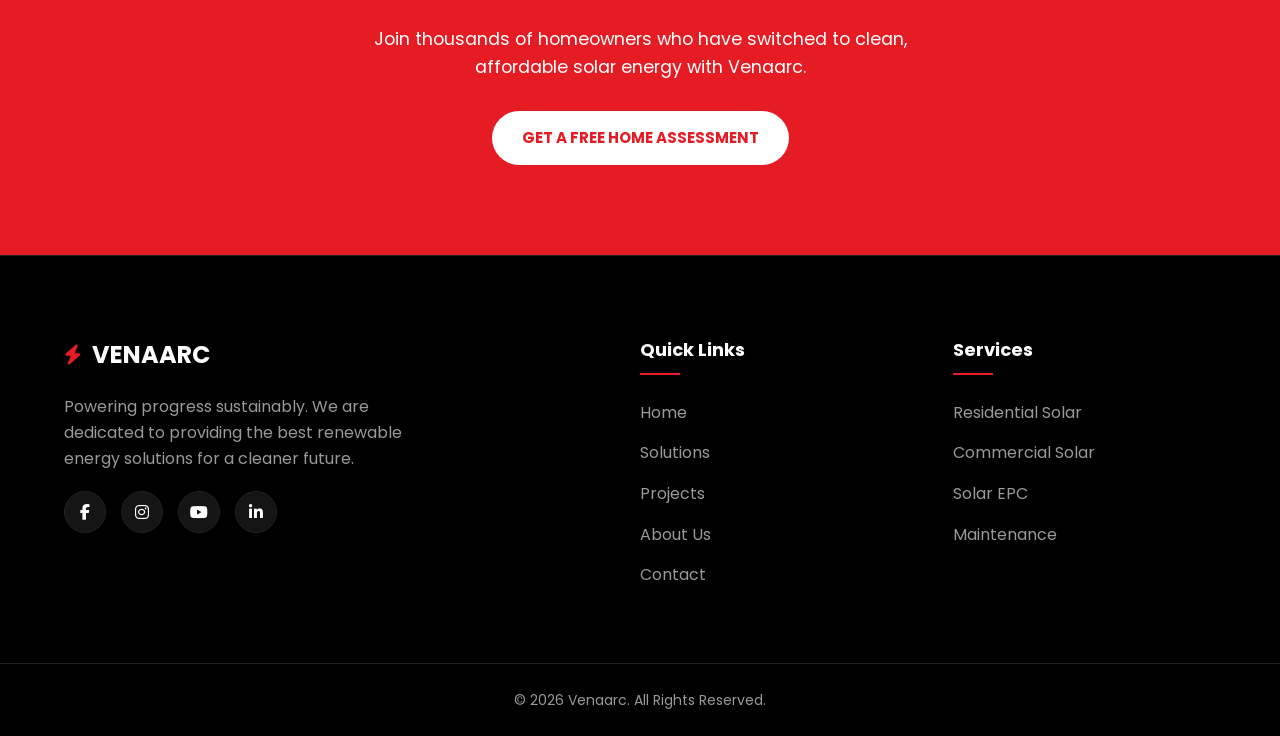
<file: residential.html>
<!DOCTYPE html>
<html lang="en">

<head>
    <meta charset="UTF-8">
    <meta name="viewport" content="width=device-width, initial-scale=1.0">
    <title>Residential Solar | Venaarc Solar Solutions</title>
    <meta name="description"
        content="Venaarc is committed to delivering innovative and reliable solar energy solutions for homes, businesses, and industries. Powering progress sustainably.">
    <!-- Google Fonts -->
    <link rel="preconnect" href="https://fonts.googleapis.com">
    <link rel="preconnect" href="https://fonts.gstatic.com" crossorigin>
    <link href="https://fonts.googleapis.com/css2?family=Poppins:wght@300;400;500;600;700;800&display=swap"
        rel="stylesheet">
    <!-- Font Awesome -->
    <link rel="stylesheet" href="https://cdnjs.cloudflare.com/ajax/libs/font-awesome/6.4.0/css/all.min.css">
    <!-- Custom CSS -->
    <link rel="stylesheet" href="style.css?v=8">

    

    <style>
        html.hide-loader #preloader { display: none !important; }
    </style>
    <script>
        if (localStorage.getItem('loaderShown') === 'true') {
            document.documentElement.classList.add('hide-loader');
        }
    </script>
</head>

<body>
    <div id="mini-loader"><div class="spinner"></div></div>

    <!-- Floating Particles Canvas -->
    <canvas id="particles-canvas"></canvas>

    

    <!-- PREMIUM FLOATING ROUNDED TRANSFORMING NAVBAR -->
    <header id="header" class="floating-navbar">
        <div class="nav-pill-wrapper">
            <a href="#" class="logo">
                <span class="logo-icon"><i class="fa-solid fa-bolt"></i></span>
                <div class="logo-text">
                    <h1>VENAARC</h1>
                    <p>ENERGIZING TOMORROW</p>
                </div>
            </a>
            <nav class="nav-menu">
                <ul>
                    <li><a href="index.html" class="nav-link">Home</a></li>
                    <li><a href="residential.html" class="nav-link active">Residential Solar</a></li>
                    <li><a href="commercial.html" class="nav-link">Commercial Solar</a></li>
                    <li><a href="projects.html" class="nav-link">Solar Projects</a></li>
                    <li><a href="products.html" class="nav-link">Products</a></li>
                    <li><a href="services.html" class="nav-link">Services</a></li>
                    <li><a href="about.html" class="nav-link">About Us</a></li>
                    <li><a href="contact.html" class="nav-link">Contact Us</a></li>
                </ul>
            </nav>
            <div class="nav-right-actions">
                <button class="theme-toggle-btn" id="theme-toggle" title="Toggle Day/Night Mode">
                    <i class="fa-solid fa-sun"></i>
                </button>
                <a href="#quote" class="btn btn-primary nav-cta">GET A QUOTE</a>
                <button class="mobile-toggle"><i class="fa-solid fa-bars"></i></button>
            </div>
        </div>
    </header>


    <!-- Hero Section -->
    <section id="residential-hero" class="hero" style="background-image: url('images/hero_background_1786601991936.png'); min-height: 60vh;">
        <div class="hero-overlay"></div>
        <div class="container hero-content text-center" style="align-items: center;">
            <h2 class="subtitle">POWER YOUR HOME</h2>
            <h1 class="title">Home Solar<br><span>Solutions</span></h1>
            <p class="description" style="max-width: 700px; margin: 0 auto 30px;">Cut your electricity bills with a PM Surya Ghar-eligible rooftop solar system. DCR-compliant panels, fast net metering approval, and quick ROI built for Indian homes.</p>
            <div class="hero-btns justify-content-center" style="justify-content: center;">
                <a href="#calculator" class="btn btn-primary">CALCULATE SAVINGS</a>
            </div>
        </div>
    </section>

    <!-- Why Homeowners Choose Solar -->
    <section class="section-padding">
        <div class="container text-center">
            <h4 class="section-subtitle">THE ADVANTAGE</h4>
            <h2 class="section-title">Why Homeowners Choose Solar</h2>
            <div class="solutions-grid" style="margin-top: 40px;">
                <div class="solution-card scroll-animate">
                    <i class="fa-solid fa-piggy-bank"></i>
                    <h3>Massive Cost Savings</h3>
                    <p>Drastically reduce or eliminate your monthly electricity bills from day one. Lock in your energy rates for decades.</p>
                </div>
                <div class="solution-card scroll-animate">
                    <i class="fa-solid fa-house-circle-check"></i>
                    <h3>Property Value Increase</h3>
                    <p>Homes equipped with solar energy systems sell for significantly more and faster than non-solar homes.</p>
                </div>
                <div class="solution-card scroll-animate">
                    <i class="fa-solid fa-earth-americas"></i>
                    <h3>Environmental Impact</h3>
                    <p>Reduce reliance on fossil fuels. A standard home solar system offsets tons of CO2 emissions annually.</p>
                </div>
            </div>
        </div>
    </section>

    <!-- System Options -->
    <section class="section-padding bg-darker">
        <div class="container">
            <div class="section-header text-center">
                <h4 class="section-subtitle">CUSTOMIZATION</h4>
                <h2 class="section-title">Residential System Options</h2>
                <p>We design systems customized to your roof space, energy consumption, and storage needs.</p>
            </div>
            <div class="products-grid">
                <div class="product-card scroll-animate">
                    <div class="product-icon"><i class="fa-solid fa-plug"></i></div>
                    <h3>Grid-Tied Systems</h3>
                    <p>Stay connected to the local grid. Generate power during the day and use grid power at night, utilizing Net Metering for maximum ROI.</p>
                </div>
                <div class="product-card scroll-animate">
                    <div class="product-icon"><i class="fa-solid fa-car-battery"></i></div>
                    <h3>Hybrid Systems</h3>
                    <p>Combine grid connection with battery backup. Keep essential appliances running seamlessly during power outages.</p>
                </div>
                <div class="product-card scroll-animate">
                    <div class="product-icon"><i class="fa-solid fa-house-crack"></i></div>
                    <h3>Off-Grid Systems</h3>
                    <p>Achieve total energy independence. Perfect for remote homes with robust battery banks to store days of power.</p>
                </div>
            </div>
        </div>
    </section>

    <!-- Shared Calculator & Process (Copied from Home) -->
    
    <!-- Solar Savings Calculator -->
    <section id="calculator" class="calculator section-padding bg-darker">
        <div class="container">
            <div class="section-header text-center">
                <h4 class="section-subtitle">ESTIMATE YOUR SAVINGS</h4>
                <h2 class="section-title">Solar Savings Calculator</h2>
                <p>Discover how much you could save by switching to Venaarc Solar Solutions.</p>
            </div>
            <div class="calculator-container" style="background: #fff; padding: 40px; border-radius: 15px; box-shadow: 0 10px 30px rgba(0,0,0,0.1); max-width: 800px; margin: 0 auto; color: #333;">
                <div style="display: flex; flex-direction: column; gap: 20px;">
                    <div>
                        <label style="font-weight: 600; margin-bottom: 10px; display: block;">Average Monthly Electricity Bill ($)</label>
                        <input type="range" min="50" max="1000" step="10" value="200" style="width: 100%;">
                        <div style="text-align: right; font-weight: bold; font-size: 1.2rem; color: var(--primary-red);">$200</div>
                    </div>
                    <div>
                        <label style="font-weight: 600; margin-bottom: 10px; display: block;">Available Roof Space (sq. ft.)</label>
                        <input type="range" min="200" max="5000" step="100" value="1000" style="width: 100%;">
                        <div style="text-align: right; font-weight: bold; font-size: 1.2rem; color: var(--primary-red);">1,000 sq ft</div>
                    </div>
                    <div style="background: rgba(230, 28, 36, 0.1); padding: 20px; border-radius: 10px; text-align: center; margin-top: 20px;">
                        <h3 style="color: var(--primary-red); font-size: 2rem; margin-bottom: 5px;">$65,000+</h3>
                        <p style="margin: 0; font-weight: 500;">Estimated 25-Year Lifetime Savings</p>
                    </div>
                    <a href="contact.html" class="btn btn-primary" style="text-align: center; display: block; margin-top: 10px;">Get a Precise Quote</a>
                </div>
            </div>
        </div>
    </section>


    <!-- Call to Action -->
    <section class="section-padding" style="background: var(--primary-red); color: white; text-align: center;">
        <div class="container">
            <h2 style="font-size: 2.5rem; font-weight: 700; margin-bottom: 20px; color: white;">Ready to Power Your Home?</h2>
            <p style="font-size: 1.1rem; max-width: 600px; margin: 0 auto 30px;">Join thousands of homeowners who have switched to clean, affordable solar energy with Venaarc.</p>
            <a href="contact.html" class="btn" style="background: white; color: var(--primary-red); font-weight: bold; padding: 15px 30px; border-radius: 30px;">GET A FREE HOME ASSESSMENT</a>
        </div>
    </section>
    
<footer>
        <div class="container footer-container">
            <div class="footer-brand">
                <a href="#" class="logo">
                    <span class="logo-icon"><i class="fa-solid fa-bolt"></i></span>
                    <div class="logo-text">
                        <h2>VENAARC</h2>
                    </div>
                </a>
                <p>Powering progress sustainably. We are dedicated to providing the best renewable energy solutions for
                    a cleaner future.</p>
                <div class="social-links">
                    <a href="#"><i class="fa-brands fa-facebook-f"></i></a>
                    <a href="#"><i class="fa-brands fa-instagram"></i></a>
                    <a href="#"><i class="fa-brands fa-youtube"></i></a>
                    <a href="#"><i class="fa-brands fa-linkedin-in"></i></a>
                </div>
            </div>
            <div class="footer-links">
                <h3>Quick Links</h3>
                <ul>
                    <li><a href="#home">Home</a></li>
                    <li><a href="#solutions">Solutions</a></li>
                    <li><a href="#projects">Projects</a></li>
                    <li><a href="#about">About Us</a></li>
                    <li><a href="#contact">Contact</a></li>
                </ul>
            </div>
            <div class="footer-links">
                <h3>Services</h3>
                <ul>
                    <li><a href="#">Residential Solar</a></li>
                    <li><a href="#">Commercial Solar</a></li>
                    <li><a href="#">Solar EPC</a></li>
                    <li><a href="#">Maintenance</a></li>
                </ul>
            </div>
        </div>
        <div class="footer-bottom text-center">
            <p>&copy; 2026 Venaarc. All Rights Reserved.</p>
        </div>
    </footer>

    <script src="script.js?v=11"></script>
</body>

</html>
</file>
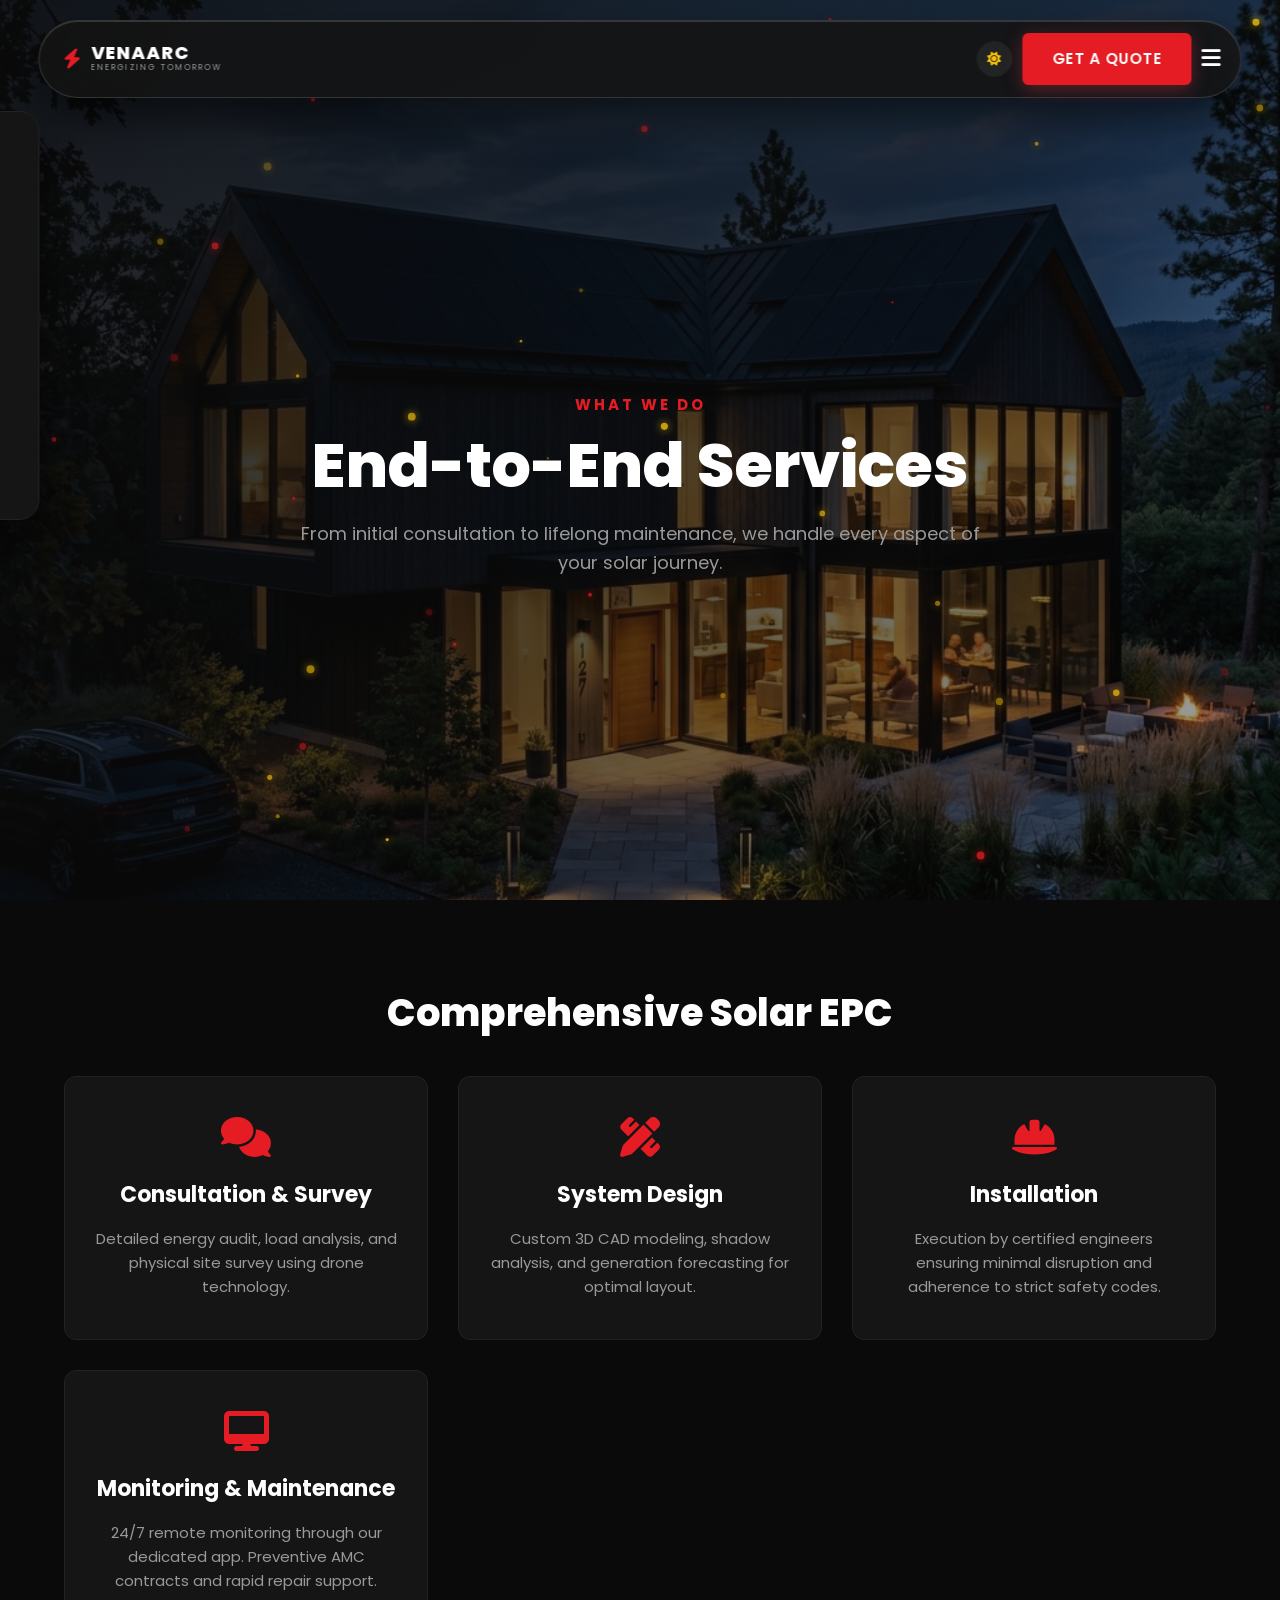
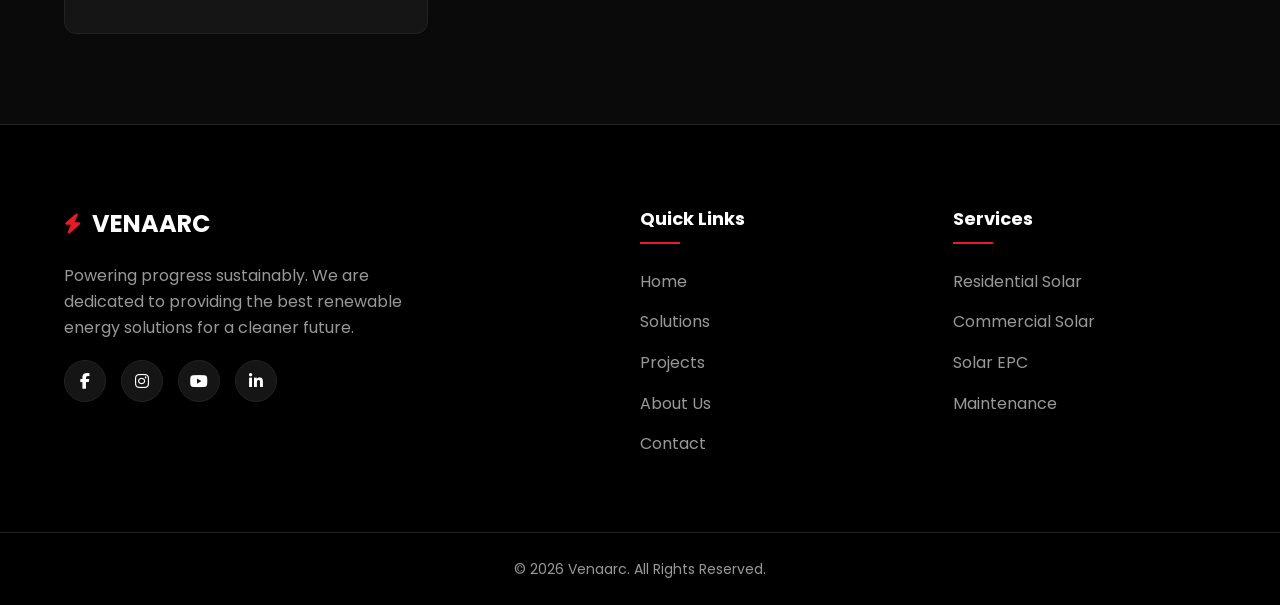
<file: services.html>
<!DOCTYPE html>
<html lang="en">

<head>
    <meta charset="UTF-8">
    <meta name="viewport" content="width=device-width, initial-scale=1.0">
    <title>Services | Venaarc</title>
    <meta name="description"
        content="Venaarc is committed to delivering innovative and reliable solar energy solutions for homes, businesses, and industries. Powering progress sustainably.">
    <!-- Google Fonts -->
    <link rel="preconnect" href="https://fonts.googleapis.com">
    <link rel="preconnect" href="https://fonts.gstatic.com" crossorigin>
    <link href="https://fonts.googleapis.com/css2?family=Poppins:wght@300;400;500;600;700;800&display=swap"
        rel="stylesheet">
    <!-- Font Awesome -->
    <link rel="stylesheet" href="https://cdnjs.cloudflare.com/ajax/libs/font-awesome/6.4.0/css/all.min.css">
    <!-- Custom CSS -->
    <link rel="stylesheet" href="style.css?v=8">

    

    <style>
        html.hide-loader #preloader { display: none !important; }
    </style>
    <script>
        if (localStorage.getItem('loaderShown') === 'true') {
            document.documentElement.classList.add('hide-loader');
        }
    </script>
</head>

<body>
    <div id="mini-loader"><div class="spinner"></div></div>

    <!-- Floating Particles Canvas -->
    <canvas id="particles-canvas"></canvas>

    

    <!-- PREMIUM FLOATING ROUNDED TRANSFORMING NAVBAR -->
    <header id="header" class="floating-navbar">
        <div class="nav-pill-wrapper">
            <a href="#" class="logo">
                <span class="logo-icon"><i class="fa-solid fa-bolt"></i></span>
                <div class="logo-text">
                    <h1>VENAARC</h1>
                    <p>ENERGIZING TOMORROW</p>
                </div>
            </a>
            <nav class="nav-menu">
                <ul>
                    <li><a href="index.html" class="nav-link">Home</a></li>
                    <li><a href="residential.html" class="nav-link">Residential Solar</a></li>
                    <li><a href="commercial.html" class="nav-link">Commercial Solar</a></li>
                    <li><a href="projects.html" class="nav-link">Solar Projects</a></li>
                    <li><a href="products.html" class="nav-link">Products</a></li>
                    <li><a href="services.html" class="nav-link active">Services</a></li>
                    <li><a href="about.html" class="nav-link">About Us</a></li>
                    <li><a href="contact.html" class="nav-link">Contact Us</a></li>
                </ul>
            </nav>
            <div class="nav-right-actions">
                <button class="theme-toggle-btn" id="theme-toggle" title="Toggle Day/Night Mode">
                    <i class="fa-solid fa-sun"></i>
                </button>
                <a href="#quote" class="btn btn-primary nav-cta">GET A QUOTE</a>
                <button class="mobile-toggle"><i class="fa-solid fa-bars"></i></button>
            </div>
        </div>
    </header>


    <section class="hero" style="background-image: url('images/project_residential_1786602252499.png'); min-height: 50vh;">
        <div class="hero-overlay"></div>
        <div class="container hero-content text-center" style="align-items: center;">
            <h2 class="subtitle">WHAT WE DO</h2>
            <h1 class="title">End-to-End Services</h1>
            <p class="description" style="max-width: 700px; margin: 0 auto 30px;">From initial consultation to lifelong maintenance, we handle every aspect of your solar journey.</p>
        </div>
    </section>
    
    <section class="section-padding">
        <div class="container text-center">
            <h2 class="section-title">Comprehensive Solar EPC</h2>
            <div class="solutions-grid" style="margin-top: 40px;">
                <div class="solution-card">
                    <i class="fa-solid fa-comments"></i>
                    <h3>Consultation & Survey</h3>
                    <p>Detailed energy audit, load analysis, and physical site survey using drone technology.</p>
                </div>
                <div class="solution-card">
                    <i class="fa-solid fa-pen-ruler"></i>
                    <h3>System Design</h3>
                    <p>Custom 3D CAD modeling, shadow analysis, and generation forecasting for optimal layout.</p>
                </div>
                <div class="solution-card">
                    <i class="fa-solid fa-helmet-safety"></i>
                    <h3>Installation</h3>
                    <p>Execution by certified engineers ensuring minimal disruption and adherence to strict safety codes.</p>
                </div>
                <div class="solution-card">
                    <i class="fa-solid fa-desktop"></i>
                    <h3>Monitoring & Maintenance</h3>
                    <p>24/7 remote monitoring through our dedicated app. Preventive AMC contracts and rapid repair support.</p>
                </div>
            </div>
        </div>
    </section>

<footer>
        <div class="container footer-container">
            <div class="footer-brand">
                <a href="#" class="logo">
                    <span class="logo-icon"><i class="fa-solid fa-bolt"></i></span>
                    <div class="logo-text">
                        <h2>VENAARC</h2>
                    </div>
                </a>
                <p>Powering progress sustainably. We are dedicated to providing the best renewable energy solutions for
                    a cleaner future.</p>
                <div class="social-links">
                    <a href="#"><i class="fa-brands fa-facebook-f"></i></a>
                    <a href="#"><i class="fa-brands fa-instagram"></i></a>
                    <a href="#"><i class="fa-brands fa-youtube"></i></a>
                    <a href="#"><i class="fa-brands fa-linkedin-in"></i></a>
                </div>
            </div>
            <div class="footer-links">
                <h3>Quick Links</h3>
                <ul>
                    <li><a href="#home">Home</a></li>
                    <li><a href="#solutions">Solutions</a></li>
                    <li><a href="#projects">Projects</a></li>
                    <li><a href="#about">About Us</a></li>
                    <li><a href="#contact">Contact</a></li>
                </ul>
            </div>
            <div class="footer-links">
                <h3>Services</h3>
                <ul>
                    <li><a href="#">Residential Solar</a></li>
                    <li><a href="#">Commercial Solar</a></li>
                    <li><a href="#">Solar EPC</a></li>
                    <li><a href="#">Maintenance</a></li>
                </ul>
            </div>
        </div>
        <div class="footer-bottom text-center">
            <p>&copy; 2026 Venaarc. All Rights Reserved.</p>
        </div>
    </footer>

    <script src="script.js?v=11"></script>
</body>

</html>
</file>
<file: style.css>
/* Custom CSS for Venaarc - Solar Energy Solutions */
:root {
    --primary-red: #E61C24;
    --primary-red-hover: #FF2A35;
    --accent-orange: #FF4500;
    --solar-yellow: #F5BE0B;
    --energy-cyan: #00BCD4;
    --energy-accent: #E61C24;

    --bg-dark: #0A0A0A;
    --bg-darker: #000000;
    --bg-card: #151515;
    --bg-card-hover: #1F1F1F;

    --text-light: #FFFFFF;
    --text-muted: #999999;
    --border-color: #222222;

    --font-primary: 'Poppins', sans-serif;
    --transition: all 0.3s cubic-bezier(0.4, 0, 0.2, 1);
}

/* Day Mode Variables Override */
body.day-mode {
    --bg-dark: #F8FAFC;
    --bg-darker: #EEF2F6;
    --bg-card: #FFFFFF;
    --bg-card-hover: #F1F5F9;
    --text-light: #0F172A;
    --text-muted: #64748B;
    --border-color: #E2E8F0;
}

* {
    margin: 0;
    padding: 0;
    box-sizing: border-box;
}

html {
    scroll-behavior: smooth;
    overflow-x: hidden;
}

body {
    font-family: var(--font-primary);
    background-color: var(--bg-dark);
    color: var(--text-light);
    line-height: 1.6;
    overflow-x: hidden;
    transition: background-color 0.5s ease, color 0.5s ease;
}



/* Floating Particles Canvas */
#particles-canvas {
    position: fixed;
    top: 0;
    left: 0;
    width: 100%;
    height: 100vh;
    pointer-events: none;
    z-index: 1;
}

/* Preloader & Loading Animation #1: Fast Solar Panel Loading */
#preloader {
    position: fixed;
    top: 0;
    left: 0;
    width: 100%;
    height: 100%;
    background: var(--bg-darker);
    display: flex;
    flex-direction: column;
    align-items: center;
    justify-content: center;
    z-index: 9999;
    transition: opacity 0.3s ease, visibility 0.3s ease;
}

#preloader.fade-out {
    opacity: 0;
    visibility: hidden;
}

.solar-loader-svg {
    width: 160px;
    height: 160px;
}

/* Sun Rotation Animation */
.sun-rays-group {
    transform-origin: 100px 60px;
    animation: rotateSun 4s linear infinite;
}

@keyframes rotateSun {
    0% {
        transform: rotate(0deg);
    }

    100% {
        transform: rotate(360deg);
    }
}

/* Particle Travel Animation */
.light-particle {
    stroke-dasharray: 6 12;
    animation: flowLight 0.8s linear infinite;
}

@keyframes flowLight {
    0% {
        stroke-dashoffset: 36;
    }

    100% {
        stroke-dashoffset: 0;
    }
}

/* Solar Panel Cell Sequential Illumination (Fast 1.2s total loop) */
.cell-1 {
    animation: illuminateCell 1.2s ease infinite 0.05s;
}

.cell-2 {
    animation: illuminateCell 1.2s ease infinite 0.10s;
}

.cell-3 {
    animation: illuminateCell 1.2s ease infinite 0.15s;
}

.cell-4 {
    animation: illuminateCell 1.2s ease infinite 0.20s;
}

.cell-5 {
    animation: illuminateCell 1.2s ease infinite 0.25s;
}

.cell-6 {
    animation: illuminateCell 1.2s ease infinite 0.30s;
}

@keyframes illuminateCell {

    0%,
    15% {
        fill: #222222;
        filter: none;
    }

    40%,
    80% {
        fill: var(--primary-red);
        filter: drop-shadow(0 0 6px var(--primary-red));
    }

    100% {
        fill: #222222;
        filter: none;
    }
}

.loader-text {
    margin-top: 16px;
    font-size: 15px;
    font-weight: 600;
    letter-spacing: 1px;
    color: var(--text-light);
}

.energy-progress-container {
    width: 220px;
    height: 8px;
    background: rgba(255, 255, 255, 0.1);
    border-radius: 20px;
    margin-top: 12px;
    overflow: hidden;
    border: 1px solid var(--border-color);
    position: relative;
}

.energy-progress-bar {
    height: 100%;
    width: 0%;
    background: linear-gradient(90deg, var(--solar-yellow), var(--accent-orange), var(--primary-red));
    border-radius: 20px;
    animation: fillEnergy 1.2s cubic-bezier(0.4, 0, 0.2, 1) infinite;
    box-shadow: 0 0 12px var(--primary-red);
}

@keyframes fillEnergy {
    0% {
        width: 0%;
    }

    80% {
        width: 100%;
    }

    100% {
        width: 100%;
    }
}

.loader-percentage {
    margin-top: 6px;
    font-size: 13px;
    font-weight: 700;
    color: var(--primary-red);
}

/* Replay Preloader Floating Button */
.btn-replay-loader {
    position: fixed;
    bottom: 25px;
    left: 25px;
    z-index: 999;
    background: var(--bg-card);
    border: 1px solid var(--border-color);
    color: var(--text-light);
    padding: 10px 18px;
    border-radius: 30px;
    font-size: 13px;
    font-weight: 600;
    cursor: pointer;
    display: flex;
    align-items: center;
    gap: 8px;
    box-shadow: 0 8px 20px rgba(0, 0, 0, 0.3);
    transition: var(--transition);
}

.btn-replay-loader:hover {
    border-color: var(--primary-red);
    color: var(--primary-red);
    transform: translateY(-2px);
}

/* Theme Toggle Button */
.theme-toggle-btn {
    background: rgba(255, 255, 255, 0.06);
    border: 1px solid var(--border-color);
    color: var(--solar-yellow);
    width: 36px;
    height: 36px;
    border-radius: 50%;
    display: flex;
    align-items: center;
    justify-content: center;
    cursor: pointer;
    transition: var(--transition);
    font-size: 14px;
    flex-shrink: 0;
}

.theme-toggle-btn:hover {
    transform: rotate(30deg) scale(1.1);
    box-shadow: 0 0 15px rgba(245, 190, 11, 0.4);
}

/* PREMIUM FLOATING ROUNDED TRANSFORMING NAVBAR (PERFECTLY ALIGNED SINGLE LINE) */
#header.floating-navbar {
    position: fixed;
    top: 20px;
    left: 50%;
    transform: translateX(-50%);
    width: 96%;
    max-width: 1600px;
    z-index: 1000;
    pointer-events: auto;
    transition: width 0.3s cubic-bezier(0.25, 1, 0.5, 1),
        top 0.3s cubic-bezier(0.25, 1, 0.5, 1);
}

.nav-pill-wrapper {
    display: flex;
    justify-content: space-between;
    align-items: center;
    gap: 30px;
    background: rgba(20, 20, 20, 0.88);
    backdrop-filter: blur(24px);
    -webkit-backdrop-filter: blur(24px);
    border: 1px solid rgba(255, 255, 255, 0.14);
    border-radius: 60px;
    padding: 24px 32px 24px 40px;
    box-shadow: 0 20px 40px rgba(0, 0, 0, 0.5), inset 0 1px 0 rgba(255, 255, 255, 0.15);
    transition: padding 0.3s cubic-bezier(0.25, 1, 0.5, 1),
        background 0.3s ease,
        border-color 0.3s ease,
        box-shadow 0.3s ease;
}

body.day-mode .nav-pill-wrapper {
    background: rgba(255, 255, 255, 0.92);
    border-color: rgba(0, 0, 0, 0.1);
    box-shadow: 0 20px 40px rgba(0, 0, 0, 0.08);
}

/* Condensed Floating State on Scroll */
#header.floating-navbar.scrolled .nav-pill-wrapper {
    padding: 28px 40px 28px 48px;
    background: rgba(15, 15, 15, 0.96);
    border-color: rgba(230, 57, 70, 0.4);
    box-shadow: 0 14px 35px rgba(0, 0, 0, 0.65), 0 0 20px rgba(230, 57, 70, 0.15);
}

body.day-mode #header.floating-navbar.scrolled .nav-pill-wrapper {
    background: rgba(255, 255, 255, 0.96);
    border-color: rgba(230, 57, 70, 0.4);
    box-shadow: 0 14px 35px rgba(0, 0, 0, 0.12);
}

.logo {
    display: flex;
    align-items: center;
    text-decoration: none;
    color: var(--text-light);
    gap: 10px;
    white-space: nowrap;
    flex-shrink: 0;
    transition: transform 0.3s cubic-bezier(0.25, 1, 0.5, 1);
}

#header.floating-navbar.scrolled .logo {
    transform: scale(1.1);
}

.logo-icon {
    font-size: 20px;
    color: var(--primary-red);
    animation: pulseIcon 2s ease infinite;
}

@keyframes pulseIcon {

    0%,
    100% {
        transform: scale(1);
        filter: drop-shadow(0 0 2px var(--primary-red));
    }

    50% {
        transform: scale(1.15);
        filter: drop-shadow(0 0 10px var(--primary-red));
    }
}

.logo-text h1 {
    font-size: 18px;
    font-weight: 800;
    letter-spacing: 1px;
    line-height: 1;
}

.logo-text p {
    font-size: 8px;
    letter-spacing: 2px;
    color: var(--text-muted);
}

.nav-menu {
    display: flex;
    align-items: center;
    flex-shrink: 0;
}

.nav-menu ul {
    list-style: none;
    display: flex;
    gap: 8px;
    align-items: center;
    flex-wrap: nowrap;
    transition: gap 0.3s ease;
}

#header.floating-navbar.scrolled .nav-menu ul {
    gap: 16px;
}

.nav-menu a.nav-link {
    text-decoration: none;
    color: var(--text-muted);
    font-size: 15px;
    font-weight: 500;
    padding: 12px 22px;
    border-radius: 30px;
    white-space: nowrap;
    display: inline-flex;
    align-items: center;
    justify-content: center;
    transition: var(--transition);
    position: relative;
    line-height: 1;
    flex-shrink: 0;
}

.nav-menu a.nav-link:hover {
    color: var(--text-light);
    background: rgba(255, 255, 255, 0.08);
    transform: translateY(-2px) scale(1.05);
}

.nav-menu a.nav-link.active {
    color: #FFFFFF;
    background: rgba(170, 20, 30, 0.8); /* Darker red */
    border: 1px solid rgba(170, 20, 30, 1);
    font-weight: 600;
    box-shadow: 0 0 15px rgba(170, 20, 30, 0.5);
}

.nav-right-actions {
    display: flex;
    align-items: center;
    gap: 10px;
    flex-shrink: 0;
}

.nav-cta {
    border-radius: 40px;
    padding: 10px 22px;
    font-size: 12px;
    font-weight: 700;
    letter-spacing: 0.5px;
    white-space: nowrap;
    display: inline-flex;
    align-items: center;
    justify-content: center;
    flex-shrink: 0;
    box-shadow: 0 4px 15px rgba(230, 57, 70, 0.4);
    transition: padding 0.3s ease, transform 0.3s ease, box-shadow 0.3s ease;
}

#header.floating-navbar.scrolled .nav-cta {
    padding: 14px 28px;
    font-size: 14px;
}

.mobile-toggle {
    display: none;
    background: none;
    border: none;
    color: var(--text-light);
    font-size: 22px;
    cursor: pointer;
}

/* INTERACTIVE TIMELINE SECTION */
.interactive-timeline {
    background-color: var(--bg-darker);
    padding: 100px 0;
    position: relative;
    overflow: hidden;
}

.timeline-wrapper {
    position: relative;
    max-width: 1000px;
    margin: 80px auto 0;
    padding: 40px 0;
}

.timeline-progress-line {
    position: absolute;
    top: 40px;
    bottom: 40px;
    left: 50%;
    transform: translateX(-50%);
    width: 4px;
    background: var(--border-color);
    border-radius: 4px;
    z-index: 1;
}

.timeline-progress-fill {
    position: absolute;
    top: 0;
    left: 0;
    width: 100%;
    height: 0%;
    background: var(--primary-red);
    border-radius: 4px;
    transition: height 0.1s linear;
}

.timeline-step {
    display: flex;
    justify-content: space-between;
    align-items: center;
    width: 100%;
    min-height: 45vh;
    opacity: 0.2;
    transform: translateY(30px);
    transition: all 0.6s cubic-bezier(0.25, 1, 0.5, 1);
    position: relative;
    z-index: 2;
    margin-bottom: 50px;
}

.timeline-step:nth-child(even) {
    flex-direction: row-reverse;
}

.timeline-step:last-child {
    margin-bottom: 0;
}

.timeline-step.active {
    opacity: 1;
    transform: translateY(0);
}

.timeline-step.passed {
    opacity: 0.5;
    transform: translateY(0);
}

.timeline-content {
    width: 45%;
    padding: 40px;
    background: var(--bg-card);
    border: 1px solid var(--border-color);
    border-radius: 16px;
    box-shadow: 0 10px 30px rgba(0,0,0,0.5);
    transition: all 0.6s ease;
}

.timeline-step.active .timeline-content {
    box-shadow: 0 10px 40px rgba(230, 28, 36, 0.15);
    border-color: rgba(230, 28, 36, 0.4);
}

.timeline-empty {
    width: 45%;
}

.timeline-center-node {
    width: 10%;
    display: flex;
    justify-content: center;
    align-items: center;
    position: relative;
}

.scene-step-num {
    color: var(--solar-yellow);
    font-size: 13px;
    font-weight: 800;
    letter-spacing: 3px;
    text-transform: uppercase;
    margin-bottom: 8px;
}

.scene-title {
    font-size: 38px;
    font-weight: 800;
    line-height: 1.2;
    margin-bottom: 15px;
    background: linear-gradient(90deg, var(--text-light), var(--text-muted));
    -webkit-background-clip: text;
    -webkit-text-fill-color: transparent;
    transition: all 0.6s ease;
}

.timeline-step.active .scene-title {
    background: linear-gradient(90deg, var(--primary-red), #FFF);
    -webkit-background-clip: text;
    -webkit-text-fill-color: transparent;
}

.scene-description-list {
    list-style: none;
    margin: 0;
    padding: 0;
}

.scene-description-list li {
    font-size: 16px;
    color: var(--text-muted);
    margin-bottom: 10px;
    position: relative;
    padding-left: 20px;
}

.scene-description-list li::before {
    content: '•';
    color: var(--primary-red);
    position: absolute;
    left: 0;
    font-weight: bold;
}

.scene-stat-badge {
    display: inline-flex;
    align-items: center;
    gap: 10px;
    margin-top: 25px;
    background: rgba(230, 28, 36, 0.1);
    border: 1px solid var(--primary-red);
    padding: 8px 20px;
    border-radius: 30px;
    color: var(--primary-red);
    font-weight: 700;
    font-size: 14px;
}

.milestone-node {
    width: 24px;
    height: 24px;
    background: var(--bg-card);
    border: 4px solid var(--border-color);
    border-radius: 50%;
    z-index: 3;
    transition: all 0.4s cubic-bezier(0.25, 1, 0.5, 1);
}

.timeline-step.active .milestone-node {
    border-color: var(--primary-red);
    background: var(--primary-red);
    box-shadow: 0 0 20px var(--primary-red);
    transform: scale(1.4);
}

.timeline-step.passed .milestone-node {
    border-color: var(--primary-red);
    background: var(--bg-dark);
}

@media (max-width: 992px) {
    .timeline-progress-line { left: 20px; transform: none; }
    .timeline-step { flex-direction: column !important; align-items: flex-start; padding-left: 50px; }
    .timeline-content { width: 100%; padding: 25px; }
    .scene-title { font-size: 28px; }
    .timeline-empty { display: none; }
    .timeline-center-node { position: absolute; left: 10px; top: 50%; transform: translateY(-50%); width: 24px; height: 24px; padding: 0; }
}

/* Utilities */
.container {
    width: 90%;
    max-width: 1200px;
    margin: 0 auto;
    position: relative;
    z-index: 2;
}

.section-padding {
    padding: 90px 0;
}

.bg-darker {
    background-color: var(--bg-darker);
}

.text-center {
    text-align: center;
}

.text-primary {
    color: var(--primary-red);
}

.section-subtitle {
    color: var(--primary-red);
    font-size: 14px;
    letter-spacing: 3px;
    text-transform: uppercase;
    margin-bottom: 10px;
    font-weight: 600;
}

.section-title {
    font-size: 38px;
    font-weight: 800;
    margin-bottom: 20px;
    line-height: 1.2;
}

.section-header {
    margin-bottom: 50px;
}

.section-header p {
    color: var(--text-muted);
    max-width: 600px;
    margin: 0 auto;
}

/* Buttons */
.btn {
    display: inline-flex;
    align-items: center;
    justify-content: center;
    white-space: nowrap;
    padding: 14px 30px;
    border-radius: 6px;
    font-weight: 600;
    text-decoration: none;
    transition: var(--transition);
    cursor: pointer;
    border: none;
    font-size: 15px;
}

.btn-primary {
    background-color: var(--primary-red);
    color: #fff;
    box-shadow: 0 4px 18px rgba(230, 57, 70, 0.35);
}

.btn-primary:hover {
    background-color: var(--primary-red-hover);
    transform: translateY(-3px);
    box-shadow: 0 8px 25px rgba(230, 57, 70, 0.5);
}

.btn-outline {
    background-color: transparent;
    border: 2px solid var(--primary-red);
    color: #fff;
}

.btn-outline:hover {
    background-color: var(--primary-red);
    box-shadow: 0 4px 18px rgba(230, 57, 70, 0.35);
}

.btn-block {
    display: flex;
    width: 100%;
}

/* Hero Section */
.hero {
    height: 100vh;
    min-height: 800px;
    background-image: url('images/hero_background_1786601991936.png');
    background-size: cover;
    background-position: center;
    background-attachment: fixed;
    position: relative;
    display: flex;
    align-items: center;
    padding-top: 100px;
    overflow: hidden;
}

.hero-overlay {
    position: absolute;
    top: 0;
    left: 0;
    width: 100%;
    height: 100%;
    background: linear-gradient(135deg, rgba(10, 10, 10, 0.92) 0%, rgba(10, 10, 10, 0.75) 50%, rgba(10, 10, 10, 0.3) 100%);
}

body.day-mode .hero-overlay {
    background: linear-gradient(135deg, rgba(248, 250, 252, 0.92) 0%, rgba(248, 250, 252, 0.75) 50%, rgba(248, 250, 252, 0.3) 100%);
}

.hero-content {
    position: relative;
    z-index: 10;
    max-width: 720px;
}

.hero .subtitle {
    color: var(--primary-red);
    font-size: 15px;
    letter-spacing: 3px;
    margin-bottom: 15px;
}

.hero .title {
    font-size: 62px;
    font-weight: 800;
    line-height: 1.1;
    margin-bottom: 20px;
}

.hero .title span {
    color: var(--primary-red);
    background: linear-gradient(90deg, var(--primary-red), var(--accent-orange));
    -webkit-background-clip: text;
    -webkit-text-fill-color: transparent;
}

.hero .description {
    font-size: 18px;
    color: var(--text-muted);
    margin-bottom: 40px;
    max-width: 580px;
}

.hero-btns {
    display: flex;
    gap: 20px;
    margin-bottom: 60px;
}

.hero-features {
    display: flex;
    gap: 35px;
    border-top: 1px solid var(--border-color);
    padding-top: 30px;
}

.feature {
    display: flex;
    align-items: center;
    gap: 15px;
}

.feature i {
    font-size: 26px;
    color: var(--primary-red);
}

.feature span {
    font-size: 13px;
    font-weight: 600;
    line-height: 1.3;
}

/* Statistics Section */
.statistics-section {
    padding: 120px 0;
    position: relative;
    z-index: 5;
    background-color: var(--bg-darker);
}

.stats-card {
    background: var(--bg-card);
    border: 1px solid var(--border-color);
    border-radius: 40px;
    padding: 60px 40px;
    box-shadow: 0 20px 50px rgba(0, 0, 0, 0.4), inset 0 2px 20px rgba(230, 28, 36, 0.05);
    transform: translateY(40px);
    opacity: 0;
    transition: all 0.8s cubic-bezier(0.25, 1, 0.5, 1);
}

.stats-card.animated {
    transform: translateY(0);
    opacity: 1;
}

.stats-grid {
    display: grid;
    grid-template-columns: repeat(4, 1fr);
    text-align: center;
    gap: 30px;
}

.stat-item {
    color: var(--text-light);
    transition: transform 0.3s ease;
    cursor: default;
}

.stat-item:hover {
    transform: scale(1.08);
}

.stat-value-wrapper {
    display: flex;
    justify-content: center;
    align-items: flex-start;
    color: var(--primary-red);
    margin-bottom: 15px;
}

.stat-item h3 {
    font-size: 64px;
    font-weight: 800;
    line-height: 1;
    background: linear-gradient(135deg, var(--text-light), #fff);
    -webkit-background-clip: text;
    -webkit-text-fill-color: transparent;
}

.stat-item .plus {
    font-size: 40px;
    font-weight: 800;
    color: var(--primary-red);
    margin-left: 2px;
}

.stat-label {
    font-size: 14px;
    font-weight: 700;
    text-transform: uppercase;
    letter-spacing: 2px;
    color: var(--text-muted);
    transition: color 0.3s ease, transform 0.3s ease;
}

.stat-item:hover .stat-label {
    color: var(--text-light);
    transform: translateY(-4px);
}

@media (max-width: 992px) {
    .stats-card {
        padding: 50px 30px;
    }
    .stats-grid {
        grid-template-columns: repeat(2, 1fr);
        gap: 50px 30px;
    }
}

@media (max-width: 576px) {
    .stats-card {
        padding: 40px 20px;
        border-radius: 30px;
    }
    .stats-grid {
        grid-template-columns: 1fr;
        gap: 50px;
    }
}

/* Solar Panel & Inverter Interactive Hover Effects */
.solar-panel-card {
    position: relative;
    border-radius: 10px;
    overflow: hidden;
    transition: var(--transition);
}

.solar-panel-card::after {
    content: '';
    position: absolute;
    top: -50%;
    left: -50%;
    width: 200%;
    height: 200%;
    background: linear-gradient(45deg, transparent, rgba(255, 255, 255, 0.15), transparent);
    transform: rotate(30deg) translateY(-100%);
    transition: transform 0.8s ease;
}

.solar-panel-card:hover::after {
    transform: rotate(30deg) translateY(100%);
}

.inverter-status-dot {
    width: 10px;
    height: 10px;
    background-color: var(--accent-orange);
    border-radius: 50%;
    display: inline-block;
    box-shadow: 0 0 10px var(--accent-orange);
    animation: blinkLED 1.2s ease-in-out infinite alternate;
}

@keyframes blinkLED {
    0% {
        opacity: 0.3;
        transform: scale(0.9);
    }

    100% {
        opacity: 1;
        transform: scale(1.2);
    }
}

/* Battery Charging Dashboard Section */
.battery-dashboard-section {
    background: var(--bg-card);
    border-radius: 16px;
    border: 1px solid var(--border-color);
    padding: 40px;
    margin-top: 50px;
    box-shadow: 0 20px 40px rgba(0, 0, 0, 0.3);
}

.dashboard-title {
    display: flex;
    align-items: center;
    justify-content: space-between;
    margin-bottom: 30px;
    padding-bottom: 15px;
    border-bottom: 1px solid var(--border-color);
}

.battery-charging-flow {
    display: grid;
    grid-template-columns: 1fr 1.5fr 1fr;
    gap: 30px;
    align-items: center;
    text-align: center;
}

.flow-node {
    background: var(--bg-darker);
    padding: 30px 20px;
    border-radius: 12px;
    border: 1px solid var(--border-color);
    position: relative;
}

.flow-node i {
    font-size: 40px;
    color: var(--primary-red);
    margin-bottom: 12px;
}

.flow-node h4 {
    font-size: 18px;
    margin-bottom: 5px;
}

.flow-node span {
    font-size: 13px;
    color: var(--text-muted);
}

/* Animated Energy Flow Lines & Particles */
.energy-connector-container {
    position: relative;
    display: flex;
    flex-direction: column;
    align-items: center;
    gap: 15px;
}

.flow-line-svg {
    width: 100%;
    height: 40px;
}

.animated-spark {
    stroke-dasharray: 8 16;
    animation: moveSparks 1s linear infinite;
}

@keyframes moveSparks {
    0% {
        stroke-dashoffset: 48;
    }

    100% {
        stroke-dashoffset: 0;
    }
}

/* Battery Charging Icon Animation */
.battery-charging-box {
    width: 70px;
    height: 120px;
    border: 4px solid var(--border-color);
    border-radius: 10px;
    margin: 0 auto 15px;
    position: relative;
    padding: 4px;
    box-shadow: inset 0 0 10px rgba(0, 0, 0, 0.5);
}

.battery-charging-box::before {
    content: '';
    position: absolute;
    top: -12px;
    left: 50%;
    transform: translateX(-50%);
    width: 24px;
    height: 8px;
    background: var(--border-color);
    border-radius: 4px 4px 0 0;
}

.battery-charging-fill {
    width: 100%;
    height: 0%;
    background: linear-gradient(0deg, var(--primary-red), var(--solar-yellow));
    border-radius: 4px;
    position: absolute;
    bottom: 4px;
    left: 4px;
    right: 4px;
    width: calc(100% - 8px);
    box-shadow: 0 0 15px var(--solar-yellow);
    animation: chargeBattery 2.5s ease-in-out infinite;
}

@keyframes chargeBattery {
    0% {
        height: 5%;
        background: var(--primary-red);
        box-shadow: 0 0 8px var(--primary-red);
    }

    50% {
        height: 50%;
        background: var(--accent-orange);
        box-shadow: 0 0 12px var(--accent-orange);
    }

    90%,
    100% {
        height: 95%;
        background: var(--solar-yellow);
        box-shadow: 0 0 18px var(--solar-yellow);
    }
}

.battery-percentage-text {
    font-size: 24px;
    font-weight: 800;
    color: var(--solar-yellow);
}

/* Solar Efficiency Gauge */
.efficiency-gauge-container {
    display: flex;
    flex-direction: column;
    align-items: center;
}

.gauge-circle-svg {
    width: 120px;
    height: 120px;
}

.gauge-bg {
    stroke: var(--bg-darker);
}

.gauge-fill {
    stroke: var(--primary-red);
    stroke-dasharray: 283;
    stroke-dashoffset: 283;
    animation: fillGauge 2.5s ease forwards infinite alternate;
}

@keyframes fillGauge {
    0% {
        stroke-dashoffset: 283;
    }

    100% {
        stroke-dashoffset: 40;
    }
}

/* Scroll Triggered Animations */
.scroll-animate {
    opacity: 0;
    transform: translateY(40px);
    transition: opacity 0.8s cubic-bezier(0.4, 0, 0.2, 1), transform 0.8s cubic-bezier(0.4, 0, 0.2, 1);
}

.scroll-animate.slide-left {
    transform: translateX(-50px);
}

.scroll-animate.slide-right {
    transform: translateX(50px);
}

.scroll-animate.animated {
    opacity: 1;
    transform: translate(0, 0);
}

/* About Us */
.about-container {
    display: grid;
    grid-template-columns: 1fr 1fr;
    gap: 60px;
    align-items: center;
}

.about-text p {
    color: var(--text-muted);
    margin-bottom: 20px;
}

.about-list {
    list-style: none;
    margin-top: 30px;
}

.about-list li {
    margin-bottom: 15px;
    font-weight: 500;
    display: flex;
    align-items: center;
    gap: 12px;
}

.about-list i {
    color: var(--primary-red);
    background: rgba(230, 57, 70, 0.12);
    width: 32px;
    height: 32px;
    display: flex;
    align-items: center;
    justify-content: center;
    border-radius: 50%;
}

.about-image {
    position: relative;
}

.image-wrapper img {
    width: 100%;
    border-radius: 12px;
    box-shadow: 0 20px 40px rgba(0, 0, 0, 0.5);
}

.experience-badge {
    position: absolute;
    bottom: -20px;
    left: -20px;
    background-color: var(--primary-red);
    padding: 25px 30px;
    border-radius: 12px;
    text-align: center;
    box-shadow: 0 10px 30px rgba(230, 57, 70, 0.4);
}

.experience-badge h3 {
    font-size: 42px;
    font-weight: 800;
    line-height: 1;
    color: #fff;
}

.experience-badge p {
    margin: 0;
    font-weight: 600;
    text-transform: uppercase;
    font-size: 12px;
    color: #fff;
}

/* Solutions & Products Grid */
.solutions-grid,
.products-grid {
    display: grid;
    grid-template-columns: repeat(auto-fit, minmax(300px, 1fr));
    gap: 30px;
}

.solution-card,
.product-card {
    background-color: var(--bg-card);
    padding: 40px 30px;
    border-radius: 12px;
    border: 1px solid var(--border-color);
    transition: var(--transition);
    position: relative;
    overflow: hidden;
}

.solution-card:hover,
.product-card:hover {
    transform: translateY(-10px);
    border-color: var(--primary-red);
    background-color: var(--bg-card-hover);
    box-shadow: 0 20px 40px rgba(0, 0, 0, 0.4);
}

.solution-card::before,
.product-card::before {
    content: '';
    position: absolute;
    top: 0;
    left: 0;
    width: 100%;
    height: 3px;
    background: linear-gradient(90deg, var(--solar-yellow), var(--primary-red));
    transform: scaleX(0);
    transform-origin: left;
    transition: transform 0.4s ease;
}

.solution-card:hover::before,
.product-card:hover::before {
    transform: scaleX(1);
}

.solution-card i,
.product-icon i {
    font-size: 40px;
    color: var(--primary-red);
    margin-bottom: 20px;
    display: inline-block;
}

.product-icon {
    width: 80px;
    height: 80px;
    background: rgba(230, 57, 70, 0.08);
    border-radius: 50%;
    display: flex;
    align-items: center;
    justify-content: center;
    margin-bottom: 20px;
}

.solution-card h3,
.product-card h3 {
    font-size: 22px;
    margin-bottom: 15px;
}

.solution-card p,
.product-card p {
    color: var(--text-muted);
    font-size: 15px;
}

/* Projects */
.projects-grid {
    display: grid;
    grid-template-columns: repeat(auto-fit, minmax(450px, 1fr));
    gap: 30px;
}

.project-card {
    background-color: var(--bg-card);
    border-radius: 12px;
    overflow: hidden;
    border: 1px solid var(--border-color);
    transition: var(--transition);
}

.project-card:hover {
    box-shadow: 0 20px 40px rgba(0, 0, 0, 0.4);
    border-color: var(--primary-red);
}

.project-img {
    position: relative;
    overflow: hidden;
}

.project-img img {
    width: 100%;
    height: 320px;
    object-fit: cover;
    transition: transform 0.6s ease;
    display: block;
}

.project-card:hover .project-img img {
    transform: scale(1.08);
}

.project-overlay {
    position: absolute;
    top: 0;
    left: 0;
    width: 100%;
    height: 100%;
    background: rgba(230, 57, 70, 0.85);
    display: flex;
    align-items: center;
    justify-content: center;
    opacity: 0;
    transition: var(--transition);
}

.project-card:hover .project-overlay {
    opacity: 1;
}

.view-btn {
    width: 60px;
    height: 60px;
    background: #fff;
    color: var(--primary-red);
    border-radius: 50%;
    display: flex;
    align-items: center;
    justify-content: center;
    font-size: 20px;
    transform: translateY(20px);
    transition: var(--transition);
    text-decoration: none;
}

.project-card:hover .view-btn {
    transform: translateY(0);
}

.project-info {
    padding: 25px;
}

.project-info h3 {
    font-size: 22px;
    margin-bottom: 10px;
}

.project-info p {
    color: var(--primary-red);
    font-weight: 600;
    font-size: 14px;
}

/* Why Choose Us */
.why-us-container {
    display: grid;
    grid-template-columns: 1fr 1fr;
    gap: 60px;
}

.features-list {
    margin-top: 40px;
    display: flex;
    flex-direction: column;
    gap: 25px;
}

.feature-item {
    display: flex;
    gap: 20px;
}

.feature-item i {
    font-size: 32px;
    margin-top: 5px;
}

.feature-item h4 {
    font-size: 18px;
    margin-bottom: 5px;
}

.feature-item p {
    color: var(--text-muted);
    font-size: 15px;
}

.why-us-image {
    background-image: url('images/hero_background_1786601991936.png');
    background-size: cover;
    background-position: center;
    border-radius: 12px;
    position: relative;
    display: flex;
    align-items: center;
    justify-content: center;
    min-height: 400px;
}

.why-us-image::before {
    content: '';
    position: absolute;
    top: 0;
    left: 0;
    width: 100%;
    height: 100%;
    background: rgba(28, 17, 33, 0.75);
    border-radius: 12px;
}

.cta-box {
    position: relative;
    z-index: 10;
    background: linear-gradient(135deg, var(--primary-red), #C02633);
    padding: 45px 35px;
    border-radius: 12px;
    text-align: center;
    max-width: 85%;
    box-shadow: 0 20px 40px rgba(0, 0, 0, 0.4);
    color: #fff;
}

.cta-box h3 {
    font-size: 28px;
    margin-bottom: 15px;
}

.cta-box p {
    margin-bottom: 25px;
    font-size: 15px;
}

.cta-box .btn {
    background: #fff;
    color: var(--primary-red);
}

.cta-box .btn:hover {
    background: var(--bg-dark);
    color: #fff;
}

/* Testimonials */
.testimonial-slider {
    position: relative;
    max-width: 850px;
    margin: 0 auto 60px;
    overflow: hidden;
}

.testimonial-track {
    display: flex;
    transition: transform 0.6s cubic-bezier(0.4, 0, 0.2, 1);
}

.testimonial-card {
    min-width: 100%;
    background: var(--bg-card);
    padding: 45px;
    border-radius: 12px;
    border: 1px solid var(--border-color);
    text-align: center;
}

.stars {
    color: var(--solar-yellow);
    margin-bottom: 20px;
    font-size: 20px;
}

.quote {
    font-size: 20px;
    font-style: italic;
    line-height: 1.8;
    margin-bottom: 30px;
}

.client-info h4 {
    font-size: 18px;
    color: var(--primary-red);
}

.client-info span {
    font-size: 14px;
    color: var(--text-muted);
}

.testimonial-controls {
    display: flex;
    justify-content: center;
    gap: 15px;
    margin-top: 30px;
}

.testimonial-controls button {
    width: 48px;
    height: 48px;
    border-radius: 50%;
    border: 1px solid var(--border-color);
    background: var(--bg-card);
    color: var(--text-light);
    cursor: pointer;
    transition: var(--transition);
}

.testimonial-controls button:hover {
    background: var(--primary-red);
    border-color: var(--primary-red);
    color: #fff;
}

.video-testimonial {
    text-align: center;
    margin-top: 60px;
}

.video-testimonial h3 {
    margin-bottom: 30px;
    font-size: 24px;
}

.video-container {
    position: relative;
    padding-bottom: 56.25%;
    height: 0;
    border-radius: 12px;
    overflow: hidden;
    box-shadow: 0 20px 40px rgba(0, 0, 0, 0.5);
    border: 1px solid var(--border-color);
}

.video-container iframe {
    position: absolute;
    top: 0;
    left: 0;
    width: 100%;
    height: 100%;
}

/* FAQ */
.faq-container {
    max-width: 850px;
}

.accordion-item {
    background: var(--bg-card);
    border: 1px solid var(--border-color);
    margin-bottom: 15px;
    border-radius: 8px;
    overflow: hidden;
}

.accordion-header {
    padding: 22px 25px;
    display: flex;
    justify-content: space-between;
    align-items: center;
    cursor: pointer;
    transition: var(--transition);
}

.accordion-header:hover {
    background: var(--bg-card-hover);
}

.accordion-header h3 {
    font-size: 17px;
    font-weight: 500;
}

.accordion-header i {
    color: var(--primary-red);
    transition: transform 0.3s ease;
}

.accordion-item.active .accordion-header i {
    transform: rotate(45deg);
}

.accordion-content {
    padding: 0 25px;
    max-height: 0;
    overflow: hidden;
    transition: max-height 0.35s ease, padding 0.35s ease;
}

.accordion-item.active .accordion-content {
    padding: 0 25px 22px;
}

.accordion-content p {
    color: var(--text-muted);
    font-size: 15px;
}

/* Contact & Form */
.contact-container {
    display: grid;
    grid-template-columns: 1fr 1fr;
    gap: 60px;
}

.contact-details {
    margin-top: 40px;
}

.contact-item {
    display: flex;
    gap: 20px;
    margin-bottom: 30px;
    align-items: flex-start;
}

.contact-item .icon {
    width: 50px;
    height: 50px;
    background: rgba(230, 57, 70, 0.12);
    color: var(--primary-red);
    border-radius: 50%;
    display: flex;
    align-items: center;
    justify-content: center;
    font-size: 20px;
    flex-shrink: 0;
}

.contact-item h4 {
    font-size: 18px;
    margin-bottom: 5px;
}

.contact-item p {
    color: var(--text-muted);
}

.quote-form-container {
    background: var(--bg-card);
    padding: 45px;
    border-radius: 12px;
    border: 1px solid var(--border-color);
}

.quote-form-container h3 {
    font-size: 26px;
    margin-bottom: 25px;
}

.form-group {
    margin-bottom: 20px;
}

.form-group input,
.form-group select,
.form-group textarea {
    width: 100%;
    padding: 16px;
    background: var(--bg-darker);
    border: 1px solid var(--border-color);
    color: var(--text-light);
    border-radius: 6px;
    font-family: var(--font-primary);
    font-size: 15px;
    transition: var(--transition);
}

.form-group input:focus,
.form-group select:focus,
.form-group textarea:focus {
    outline: none;
    border-color: var(--primary-red);
    box-shadow: 0 0 10px rgba(230, 57, 70, 0.2);
}

/* Footer */
footer {
    background: var(--bg-darker);
    padding-top: 80px;
    border-top: 1px solid var(--border-color);
}

.footer-container {
    display: grid;
    grid-template-columns: 2fr 1fr 1fr;
    gap: 50px;
    margin-bottom: 60px;
}

.footer-brand p {
    color: var(--text-muted);
    margin: 20px 0;
    max-width: 350px;
}

.social-links {
    display: flex;
    gap: 15px;
}

.social-links a {
    width: 42px;
    height: 42px;
    background: var(--bg-card);
    color: var(--text-light);
    display: flex;
    align-items: center;
    justify-content: center;
    border-radius: 50%;
    text-decoration: none;
    transition: var(--transition);
    border: 1px solid var(--border-color);
}

.social-links a:hover {
    background: var(--primary-red);
    border-color: var(--primary-red);
    color: #fff;
}

.footer-links h3 {
    font-size: 18px;
    margin-bottom: 25px;
    position: relative;
    padding-bottom: 10px;
}

.footer-links h3::after {
    content: '';
    position: absolute;
    bottom: 0;
    left: 0;
    width: 40px;
    height: 2px;
    background: var(--primary-red);
}

.footer-links ul {
    list-style: none;
}

.footer-links li {
    margin-bottom: 15px;
}

.footer-links a {
    color: var(--text-muted);
    text-decoration: none;
    transition: var(--transition);
}

.footer-links a:hover {
    color: var(--primary-red);
    padding-left: 5px;
}

.footer-bottom {
    padding: 25px 0;
    border-top: 1px solid var(--border-color);
}

.footer-bottom p {
    color: var(--text-muted);
    font-size: 14px;
}

/* Responsive */
@media (max-width: 1550px) {
    .nav-menu a.nav-link {
        padding: 8px 14px;
        font-size: 14px;
    }
    .nav-pill-wrapper {
        padding: 16px 24px 16px 32px;
    }
    #header.floating-navbar.scrolled .nav-pill-wrapper {
        padding: 20px 32px 20px 40px;
    }
}

@media (max-width: 1380px) {
    .nav-menu {
        position: fixed;
        top: 90px;
        left: -100%;
        width: 100%;
        background: var(--bg-card);
        border: 1px solid var(--border-color);
        border-radius: 20px;
        padding: 30px;
        box-shadow: 0 20px 40px rgba(0, 0, 0, 0.6);
        transition: 0.4s ease;
    }

    .nav-menu.active {
        left: 0;
    }

    .nav-menu ul {
        flex-direction: column;
        text-align: center;
        gap: 15px;
    }

    .mobile-toggle {
        display: block;
    }
    
    .nav-pill-wrapper {
        padding: 12px 20px 12px 24px;
    }
}

@media (max-width: 992px) {
    #header.floating-navbar {
        width: 94% !important;
        top: 15px !important;
    }

    .stats-grid,
    .about-container,
    .why-us-container,
    .contact-container,
    .footer-container,
    .battery-charging-flow {
        grid-template-columns: 1fr;
        gap: 40px;
    }

    .hero .title,
    .scene-title {
        font-size: 38px;
    }

    .hero-features {
        flex-wrap: wrap;
    }

    .projects-grid {
        grid-template-columns: 1fr;
    }
}

html.hide-loader #preloader {
    display: none !important;
}

/* Mini Loader */
#mini-loader {
    position: fixed;
    top: 0; left: 0; width: 100%; height: 100%;
    background: var(--bg-darker);
    display: flex;
    align-items: center;
    justify-content: center;
    z-index: 9998;
    transition: opacity 0.3s ease, visibility 0.3s ease;
}

#mini-loader.fade-out {
    opacity: 0;
    visibility: hidden;
}

.spinner {
    width: 40px;
    height: 40px;
    border: 3px solid rgba(230, 28, 36, 0.2);
    border-top: 3px solid var(--primary-red);
    border-radius: 50%;
    animation: spin 1s linear infinite;
}

@keyframes spin {
    0% { transform: rotate(0deg); }
    100% { transform: rotate(360deg); }
}

/* TN Solar Bill Calculator Styles */
.solar-calculator-grid {
    display: grid;
    grid-template-columns: 1fr 1fr;
    gap: 30px;
    align-items: flex-start;
}
@media (max-width: 992px) {
    .solar-calculator-grid {
        grid-template-columns: 1fr;
    }
}
.calc-wrap {
    background: var(--bg-card);
    border: 1px solid var(--border-color);
    border-radius: 14px;
    padding: 30px;
    box-shadow: 0 10px 30px rgba(0,0,0,0.2);
    color: var(--text-light);
}
body.day-mode .calc-wrap {
    box-shadow: 0 10px 30px rgba(0,0,0,0.05);
}
.calc-title {
    font-size: 22px;
    font-weight: 700;
    margin: 0 0 8px;
    color: var(--text-light);
}
.calc-sub {
    font-size: 14px;
    color: var(--text-muted);
    margin: 0 0 25px;
}
.field-row {
    display: flex;
    align-items: center;
    gap: 15px;
    margin-bottom: 20px;
}
.field-label {
    font-size: 14px;
    color: var(--text-light);
    font-weight: 500;
    min-width: 100px;
}
.rupee-symbol {
    font-size: 15px;
    color: var(--text-muted);
    font-weight: 600;
}
.calc-input, .calc-select {
    flex: 1;
    height: 42px;
    border: 1px solid var(--border-color);
    border-radius: 8px;
    padding: 0 12px;
    font-size: 15px;
    font-family: inherit;
    background: var(--bg-dark);
    color: var(--text-light);
    transition: var(--transition);
}
.calc-input:focus, .calc-select:focus {
    outline: none;
    border-color: var(--primary-red);
    box-shadow: 0 0 0 3px rgba(230, 28, 36, 0.15);
}
.units-box {
    background: rgba(245, 190, 11, 0.08);
    border: 1px solid rgba(245, 190, 11, 0.2);
    border-radius: 10px;
    padding: 16px 20px;
    margin: 10px 0 20px;
}
.units-box-label {
    font-size: 13px;
    color: var(--solar-yellow);
    margin: 0 0 6px;
    font-weight: 600;
}
.units-value-row {
    display: flex;
    align-items: baseline;
    gap: 8px;
    flex-wrap: wrap;
}
.units-value {
    font-size: 26px;
    font-weight: 700;
    color: var(--solar-yellow);
}
.units-unit {
    font-size: 14px;
    color: var(--text-muted);
}
.units-monthly {
    font-size: 13px;
    color: var(--text-muted);
}
.stat-grid {
    display: grid;
    grid-template-columns: 1fr 1fr;
    gap: 15px;
    margin-bottom: 20px;
}
.stat-card {
    background: rgba(255, 255, 255, 0.03);
    border: 1px solid var(--border-color);
    border-radius: 10px;
    padding: 16px;
}
body.day-mode .stat-card {
    background: #F8FAFC;
}
.stat-card-label {
    font-size: 13px;
    color: var(--text-muted);
    margin: 0 0 6px;
}
.stat-card-value {
    font-size: 20px;
    font-weight: 700;
    margin: 0;
    color: var(--text-light);
}
.detail-box {
    border: 1px solid var(--border-color);
    border-radius: 10px;
    padding: 8px 18px;
    margin-bottom: 16px;
    background: rgba(0,0,0,0.1);
}
.detail-row {
    display: flex;
    justify-content: space-between;
    align-items: center;
    padding: 12px 0;
    font-size: 14px;
    border-bottom: 1px solid var(--border-color);
}
.detail-row:last-child { border-bottom: none; }
.detail-row.total {
    border-top: 1px dashed var(--border-color);
    font-weight: 700;
    font-size: 16px;
    padding-top: 14px;
    margin-top: 2px;
}
.detail-label { color: var(--text-muted); }
.detail-value { font-weight: 600; color: var(--text-light); }
.detail-value.positive { color: #10B981; } /* Green for subsidy */
.detail-value.accent { color: var(--primary-red); font-size: 18px; }
.foot-note {
    font-size: 12px;
    color: var(--text-muted);
    margin: 15px 0 0;
    line-height: 1.5;
    font-style: italic;
}

/* Quote Form inside Calculator Section */
.calc-quote-form {
    display: flex;
    flex-direction: column;
    gap: 15px;
    height: 100%;
}
.calc-quote-form .form-group {
    margin-bottom: 0;
}
.calc-quote-form input, .calc-quote-form select, .calc-quote-form textarea {
    width: 100%;
    padding: 14px 16px;
    border: 1px solid var(--border-color);
    background: var(--bg-dark);
    color: var(--text-light);
    border-radius: 8px;
    font-family: var(--font-primary);
    font-size: 14px;
    transition: var(--transition);
}
.calc-quote-form input:focus, .calc-quote-form select:focus, .calc-quote-form textarea:focus {
    outline: none;
    border-color: var(--primary-red);
    box-shadow: 0 0 0 3px rgba(230, 28, 36, 0.15);
}
.calc-quote-form button {
    margin-top: auto;
    padding: 16px;
    font-size: 16px;
}

/* Brand Logo Styling */
.brand-logo {
    height: 40px;
    width: auto;
    object-fit: contain;
    mix-blend-mode: lighten; /* Drops the black background */
    transition: transform 0.3s cubic-bezier(0.25, 1, 0.5, 1), height 0.3s cubic-bezier(0.25, 1, 0.5, 1);
}
#header.floating-navbar.scrolled .brand-logo {
    height: 32px;
}
.footer-brand-logo {
    height: 50px;
    margin-bottom: 15px;
}

/* --- Comprehensive Mobile Responsiveness Fixes --- */
@media (max-width: 992px) {
    /* Header Fixes to prevent horizontal overflow */
    #header.floating-navbar {
        width: 100% !important;
        top: 0 !important;
        max-width: 100% !important;
        left: 0 !important;
        transform: none !important;
        border-radius: 0 !important;
    }
    
    .nav-pill-wrapper {
        border-radius: 0;
        padding: 12px 15px !important;
        gap: 10px;
    }

    #header.floating-navbar.scrolled .nav-pill-wrapper {
        padding: 12px 15px !important;
    }

    .brand-logo {
        height: 28px !important;
    }
    
    .logo-text h1 {
        font-size: 16px;
    }
    .logo-icon {
        font-size: 16px;
    }

    /* Fix timeline clipping */
    .timeline-wrapper {
        padding-left: 0;
    }
    .timeline-step {
        padding-left: 35px !important;
    }
    .timeline-progress-line {
        left: 15px !important;
    }
    .timeline-center-node {
        left: 3px !important;
        width: 24px !important;
        height: 24px !important;
    }

    /* Fix Features Grid wrapping */
    .hero-features {
        display: grid;
        grid-template-columns: 1fr 1fr;
        gap: 15px;
    }

    /* Fix Gallery columns to be 1 column on smaller devices */
    .gallery-grid {
        grid-template-columns: 1fr !important;
    }
    
    /* Footer Overlaps & Layout */
    .footer-container {
        grid-template-columns: 1fr !important;
        gap: 40px !important;
        text-align: center;
    }
    .footer-brand p {
        margin: 15px auto !important;
    }
    .social-links {
        justify-content: center;
    }
    .footer-links h3::after {
        left: 50%;
        transform: translateX(-50%);
    }

    /* Prevent clipping on left side for stats */
    .stats-card {
        padding: 30px 20px !important;
    }
}

@media (max-width: 576px) {
    .nav-cta {
        display: none !important;
    }
    .hero .title {
        font-size: 32px !important;
    }
    .section-title {
        font-size: 28px !important;
    }
    
    /* Fix oversized hero buttons on mobile */
    .hero-btns {
        flex-direction: column;
        align-items: center;
        gap: 15px;
        width: 100%;
    }
    .hero-btns .btn {
        width: 100%;
        text-align: center;
        padding: 14px 20px;
        font-size: 13px;
        justify-content: center;
    }
    
    .hero-features {
        grid-template-columns: 1fr;
    }
    .contact-item {
        flex-direction: column;
        align-items: center;
        text-align: center;
    }
    .contact-item .icon {
        margin-bottom: 10px;
    }
    
    /* Calculator Responsiveness */
    .field-row {
        flex-direction: column;
        align-items: stretch;
        gap: 8px;
        margin-bottom: 15px;
    }
    .field-label {
        min-width: 100%;
    }
    .stat-grid {
        grid-template-columns: 1fr;
    }
    .calc-wrap {
        padding: 20px;
    }
}
</file>
